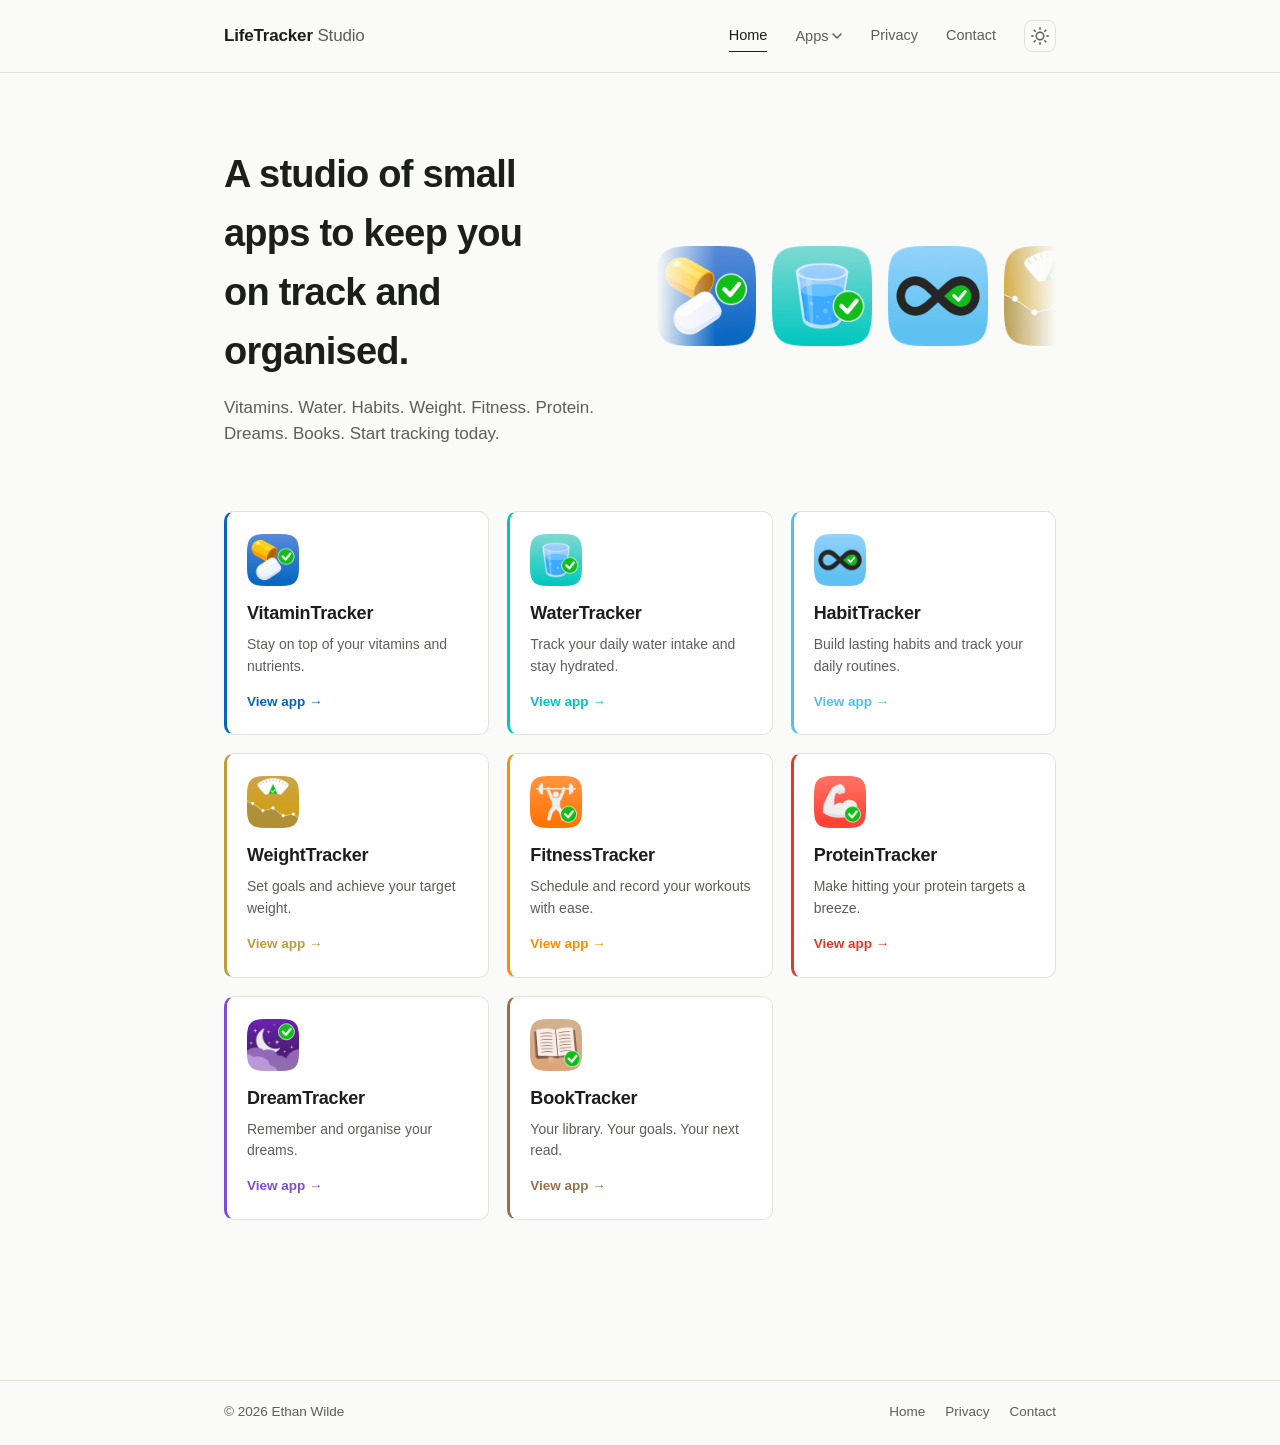
<file: index.html>
<!DOCTYPE html>
<html lang="en">
<head>
<meta charset="UTF-8">
<meta name="viewport" content="width=device-width, initial-scale=1.0">
<link rel="icon" type="image/svg+xml" href="./favicon.svg">
<link rel="icon" type="image/png" sizes="32x32" href="./favicon32.png">
<link rel="apple-touch-icon" sizes="180x180" href="./favicon180.png">
<title>LifeTracker Studio — a studio of focused apps for your daily routine</title>
<meta name="description" content="VitaminTracker, WaterTracker, HabitTracker, WeightTracker, FitnessTracker, ProteinTracker, DreamTracker, and BookTracker — a suite of apps built to make daily habits effortless.">
<link rel="stylesheet" href="style.css">
</head>
<body>

<header class="site-header">
  <div class="wrap">
    <a href="index.html" class="brand">LifeTracker<span> Studio</span></a>
    <nav class="main-nav">
      <a href="index.html" class="active">Home</a>
      <div class="nav-dropdown" id="apps-dropdown">
        <button class="nav-dropdown-toggle" aria-haspopup="true" aria-expanded="false" onclick="toggleAppsMenu()">
          Apps
          <svg width="10" height="6" viewBox="0 0 10 6" fill="none" xmlns="http://www.w3.org/2000/svg">
            <path d="M1 1L5 5L9 1" stroke="currentColor" stroke-width="1.5" stroke-linecap="round" stroke-linejoin="round"/>
          </svg>
        </button>
        <div class="nav-dropdown-menu" role="menu">
          <a href="vitamintracker.html" style="--accent: var(--vt); --tint: var(--vt-tint);">
            <img src="images/VTAppIcon.png" alt="">VitaminTracker</a>
          <a href="watertracker.html" style="--accent: var(--wt); --tint: var(--wt-tint);">
            <img src="images/WTAppIcon.png" alt="">WaterTracker</a>
          <a href="habittracker.html" style="--accent: var(--ht); --tint: var(--ht-tint);">
            <img src="images/HTAppIcon.png" alt="">HabitTracker</a>
          <a href="weighttracker.html" style="--accent: var(--mt); --tint: var(--mt-tint);">
            <img src="images/MTAppIcon.png" alt="">WeightTracker</a>          
           <a href="fitnesstracker.html" style="--accent: var(--ft); --tint: var(--ft-tint);">
            <img src="images/FTAppIcon.png" alt="">FitnessTracker</a>
          <a href="proteintracker.html" style="--accent: var(--st); --tint: var(--st-tint);">
            <img src="images/STAppIcon.png" alt="">ProteinTracker</a>
          <a href="dreamtracker.html" style="--accent: var(--dt); --tint: var(--dt-tint);">
            <img src="images/DTAppIcon.png" alt="">DreamTracker</a>
          <a href="booktracker.html" style="--accent: var(--bt); --tint: var(--bt-tint);">
            <img src="images/BTAppIcon.png" alt="">BookTracker</a>
        </div>
      </div>
      <a href="privacy.html">Privacy</a>
      <a href="contact.html">Contact</a>
      <button class="theme-toggle" onclick="toggleTheme()" aria-label="Toggle dark mode">
        <svg id="theme-icon" width="18" height="18" viewBox="0 0 24 24" fill="none" stroke="currentColor" stroke-width="2" stroke-linecap="round" stroke-linejoin="round">
          <circle cx="12" cy="12" r="5"/>
          <line x1="12" y1="1" x2="12" y2="3"/>
          <line x1="12" y1="21" x2="12" y2="23"/>
          <line x1="4.22" y1="4.22" x2="5.64" y2="5.64"/>
          <line x1="18.36" y1="18.36" x2="19.78" y2="19.78"/>
          <line x1="1" y1="12" x2="3" y2="12"/>
          <line x1="21" y1="12" x2="23" y2="12"/>
          <line x1="4.22" y1="19.78" x2="5.64" y2="18.36"/>
          <line x1="18.36" y1="5.64" x2="19.78" y2="4.22"/>
        </svg>
      </button>
    </nav>
    <button class="nav-toggle" onclick="toggleMobileNav()" aria-label="Toggle menu">
      <span></span>
      <span></span>
      <span></span>
    </button>
  </div>
</header>

<main>
  <section class="hero">
    <div class="wrap hero-wrap">
      <div class="hero-carousel">
        <div class="carousel-track">
          <img src="images/VTAppIcon.png" alt="VitaminTracker" class="carousel-icon">
          <img src="images/WTAppIcon.png" alt="WaterTracker" class="carousel-icon">
          <img src="images/HTAppIcon.png" alt="HabitTracker" class="carousel-icon">
          <img src="images/MTAppIcon.png" alt="WeightTracker" class="carousel-icon">     
          <img src="images/FTAppIcon.png" alt="FitnessTracker" class="carousel-icon"> 
          <img src="images/STAppIcon.png" alt="ProteinTracker" class="carousel-icon">
          <img src="images/DTAppIcon.png" alt="DreamTracker" class="carousel-icon">
          <img src="images/BTAppIcon.png" alt="BookTracker" class="carousel-icon">
          <img src="images/VTAppIcon.png" alt="" aria-hidden="true" class="carousel-icon">
          <img src="images/WTAppIcon.png" alt="" aria-hidden="true" class="carousel-icon">
          <img src="images/HTAppIcon.png" alt="" aria-hidden="true" class="carousel-icon">
          <img src="images/MTAppIcon.png" alt="" aria-hidden="true" class="carousel-icon">
          <img src="images/FTAppIcon.png" alt="" aria-hidden="true" class="carousel-icon">
          <img src="images/STAppIcon.png" alt="" aria-hidden="true" class="carousel-icon">
          <img src="images/DTAppIcon.png" alt="" aria-hidden="true" class="carousel-icon">
          <img src="images/BTAppIcon.png" alt="" aria-hidden="true" class="carousel-icon">
        </div>
      </div>
      <div class="hero-text">
        <h1>A studio of small apps to keep you on track and organised.</h1>
        <p>Vitamins. Water. Habits. Weight. Fitness. Protein. Dreams. Books. Start tracking today.</p>
      </div>
    </div>
  </section>

  <section class="wrap">
    <div class="app-grid app-grid--3">

    <a href="vitamintracker.html" class="app-card" style="--accent: var(--vt); --tint: var(--vt-tint);">
        <img src="images/VTAppIcon.png" alt="VitaminTracker" class="app-icon">
        <h2>VitaminTracker</h2>
        <p class="tagline">Stay on top of your vitamins and nutrients.</p>
        <span class="cta">View app &rarr;</span>
      </a>
      
      <a href="watertracker.html" class="app-card" style="--accent: var(--wt); --tint: var(--wt-tint);">
        <img src="images/WTAppIcon.png" alt="WaterTracker" class="app-icon">
        <h2>WaterTracker</h2>
        <p class="tagline">Track your daily water intake and stay hydrated.</p>
        <span class="cta">View app &rarr;</span>
      </a>

   <a href="habittracker.html" class="app-card" style="--accent: var(--ht); --tint: var(--ht-tint);">
        <img src="images/HTAppIcon.png" alt="HabitTracker" class="app-icon">
        <h2>HabitTracker</h2>
        <p class="tagline">Build lasting habits and track your daily routines.</p>
        <span class="cta">View app &rarr;</span>
      </a>

      <a href="weighttracker.html" class="app-card" style="--accent: var(--mt); --tint: var(--mt-tint);">
        <img src="images/MTAppIcon.png" alt="WeightTracker" class="app-icon">
        <h2>WeightTracker</h2>
        <p class="tagline">Set goals and achieve your target weight.</p>
        <span class="cta">View app &rarr;</span>
      </a>

      <a href="fitnesstracker.html" class="app-card" style="--accent: var(--ft); --tint: var(--ft-tint);">
          <img src="images/FTAppIcon.png" alt="FitnessTracker" class="app-icon">
          <h2>FitnessTracker</h2>
          <p class="tagline">Schedule and record your workouts with ease.</p>
          <span class="cta">View app &rarr;</span>
        </a>

        <a href="proteintracker.html" class="app-card" style="--accent: var(--st); --tint: var(--st-tint);">
          <img src="images/STAppIcon.png" alt="ProteinTracker" class="app-icon">
          <h2>ProteinTracker</h2>
          <p class="tagline">Make hitting your protein targets a breeze.</p>
          <span class="cta">View app &rarr;</span>
        </a>

      <a href="dreamtracker.html" class="app-card" style="--accent: var(--dt); --tint: var(--dt-tint);">
          <img src="images/DTAppIcon.png" alt="DreamTracker" class="app-icon">
          <h2>DreamTracker</h2>
          <p class="tagline">Remember and organise your dreams.</p>
          <span class="cta">View app &rarr;</span>
        </a>

       <a href="booktracker.html" class="app-card" style="--accent: var(--bt); --tint: var(--bt-tint);">
          <img src="images/BTAppIcon.png" alt="BookTracker" class="app-icon">
          <h2>BookTracker</h2>
          <p class="tagline">Your library. Your goals. Your next read.</p>
          <span class="cta">View app &rarr;</span>
        </a>

    </div>
  </section>
</main>

<footer class="site-footer">
  <div class="wrap">
    <span>&copy; 2026 Ethan Wilde</span>
    <div class="footer-links">
      <a href="index.html">Home</a>
      <a href="privacy.html">Privacy</a>
      <a href="contact.html">Contact</a>
    </div>
  </div>
</footer>

<script>
function toggleAppsMenu() {
  const dropdown = document.getElementById('apps-dropdown');
  const isMobile = window.innerWidth <= 760;
  
  if (isMobile) {
    dropdown.classList.toggle('expanded');
  } else {
    const isOpen = dropdown.classList.toggle('open');
    dropdown.querySelector('[aria-expanded]').setAttribute('aria-expanded', isOpen);
  }
}

document.addEventListener('click', function(e) {
  const dropdown = document.getElementById('apps-dropdown');
  if (!dropdown.contains(e.target)) {
    dropdown.classList.remove('open');
    dropdown.querySelector('[aria-expanded]').setAttribute('aria-expanded', 'false');
  }
});


function toggleTheme() {
  const isDark = document.body.classList.toggle('dark');
  localStorage.setItem('theme', isDark ? 'dark' : 'light');
  updateThemeIcon(isDark);
}

function updateThemeIcon(isDark) {
  const icon = document.getElementById('theme-icon');
  if (isDark) {
    icon.innerHTML = '<path d="M21 12.79A9 9 0 1 1 11.21 3 7 7 0 0 0 21 12.79z"/>';
  } else {
    icon.innerHTML = '<circle cx="12" cy="12" r="5"/><line x1="12" y1="1" x2="12" y2="3"/><line x1="12" y1="21" x2="12" y2="23"/><line x1="4.22" y1="4.22" x2="5.64" y2="5.64"/><line x1="18.36" y1="18.36" x2="19.78" y2="19.78"/><line x1="1" y1="12" x2="3" y2="12"/><line x1="21" y1="12" x2="23" y2="12"/><line x1="4.22" y1="19.78" x2="5.64" y2="18.36"/><line x1="18.36" y1="5.64" x2="19.78" y2="4.22"/>';
  }
}

// Apply saved theme on load
(function() {
  const saved = localStorage.getItem('theme');
  if (saved === 'dark') {
    document.body.classList.add('dark');
    updateThemeIcon(true);
  }
})();

function toggleMobileNav() {
  document.querySelector('nav.main-nav').classList.toggle('open');
}
</script>

<!-- Cloudflare Web Analytics --><script type='module' src='https://static.cloudflareinsights.com/beacon.min.js' data-cf-beacon='{"token": "4a358df7d3a24d5bb9c0bc8a1a16b9c5"}'></script><!-- End Cloudflare Web Analytics -->
</body>
</html>
</file>
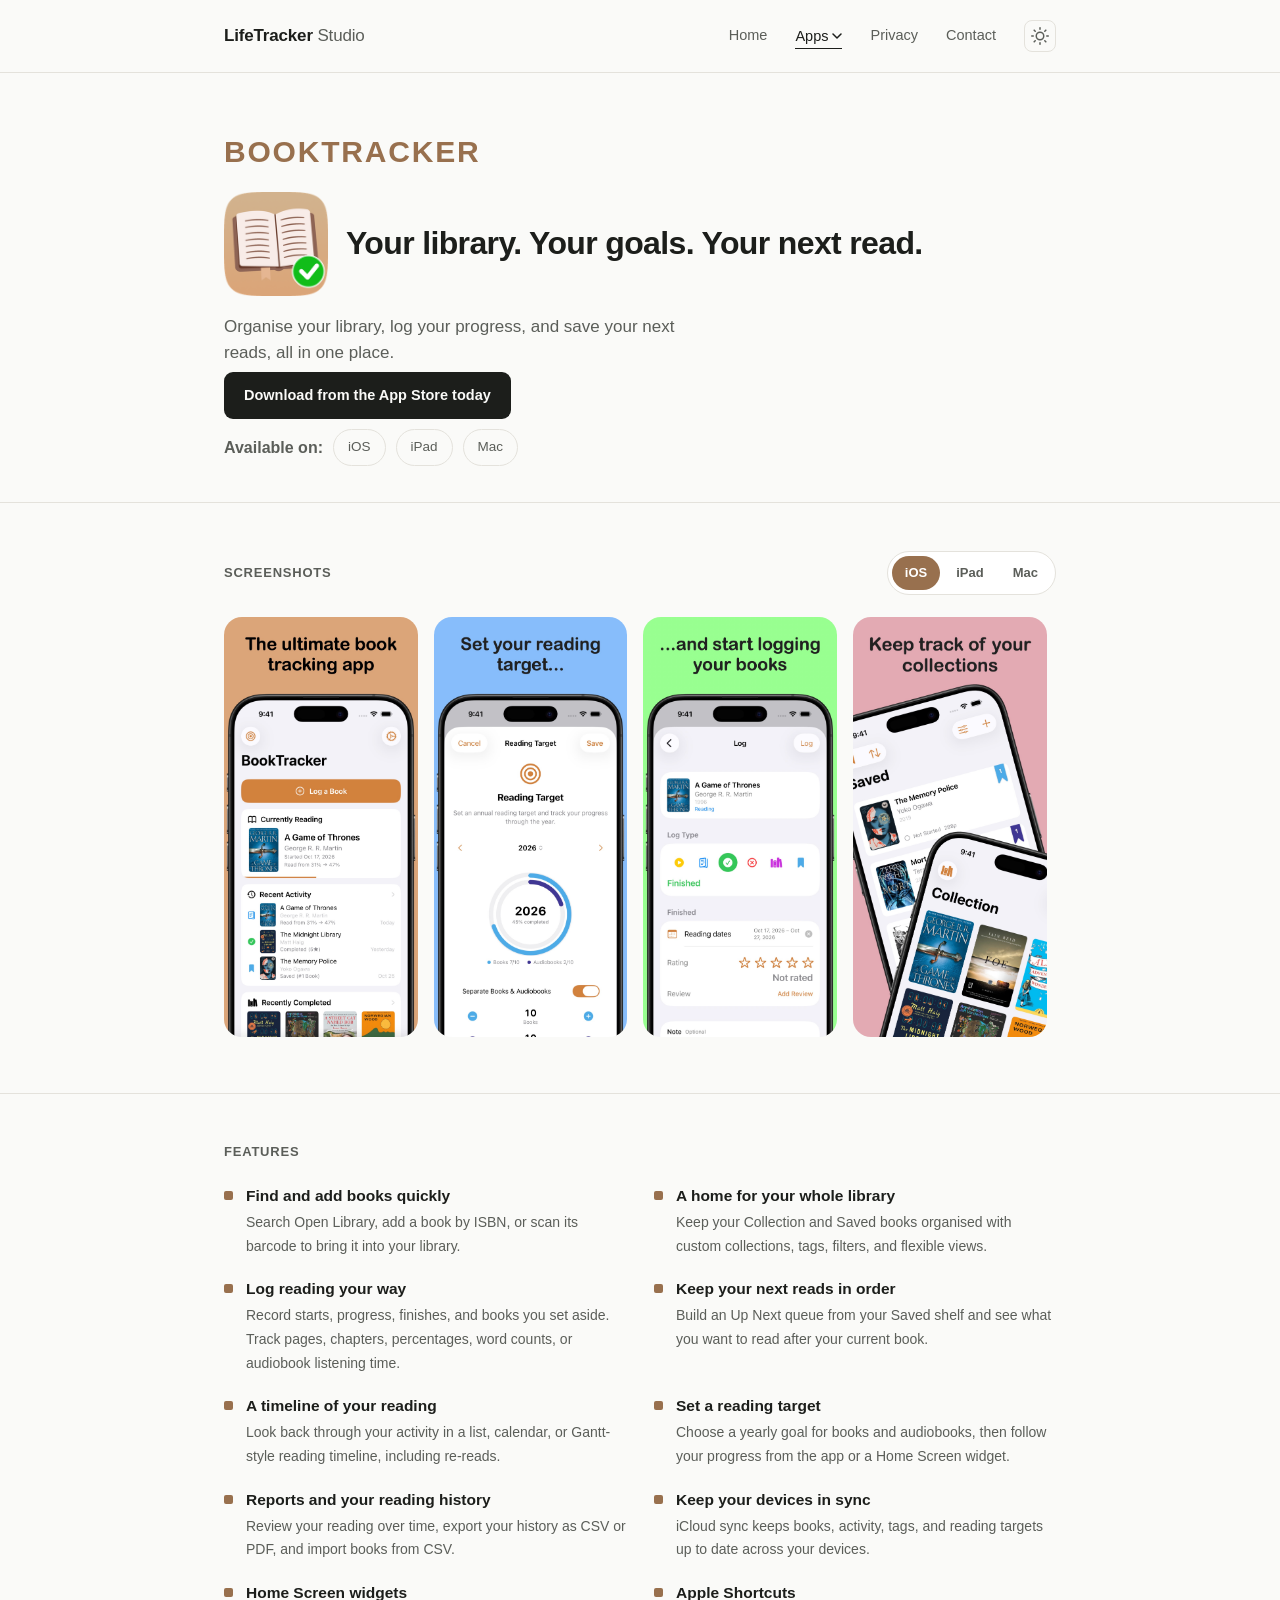
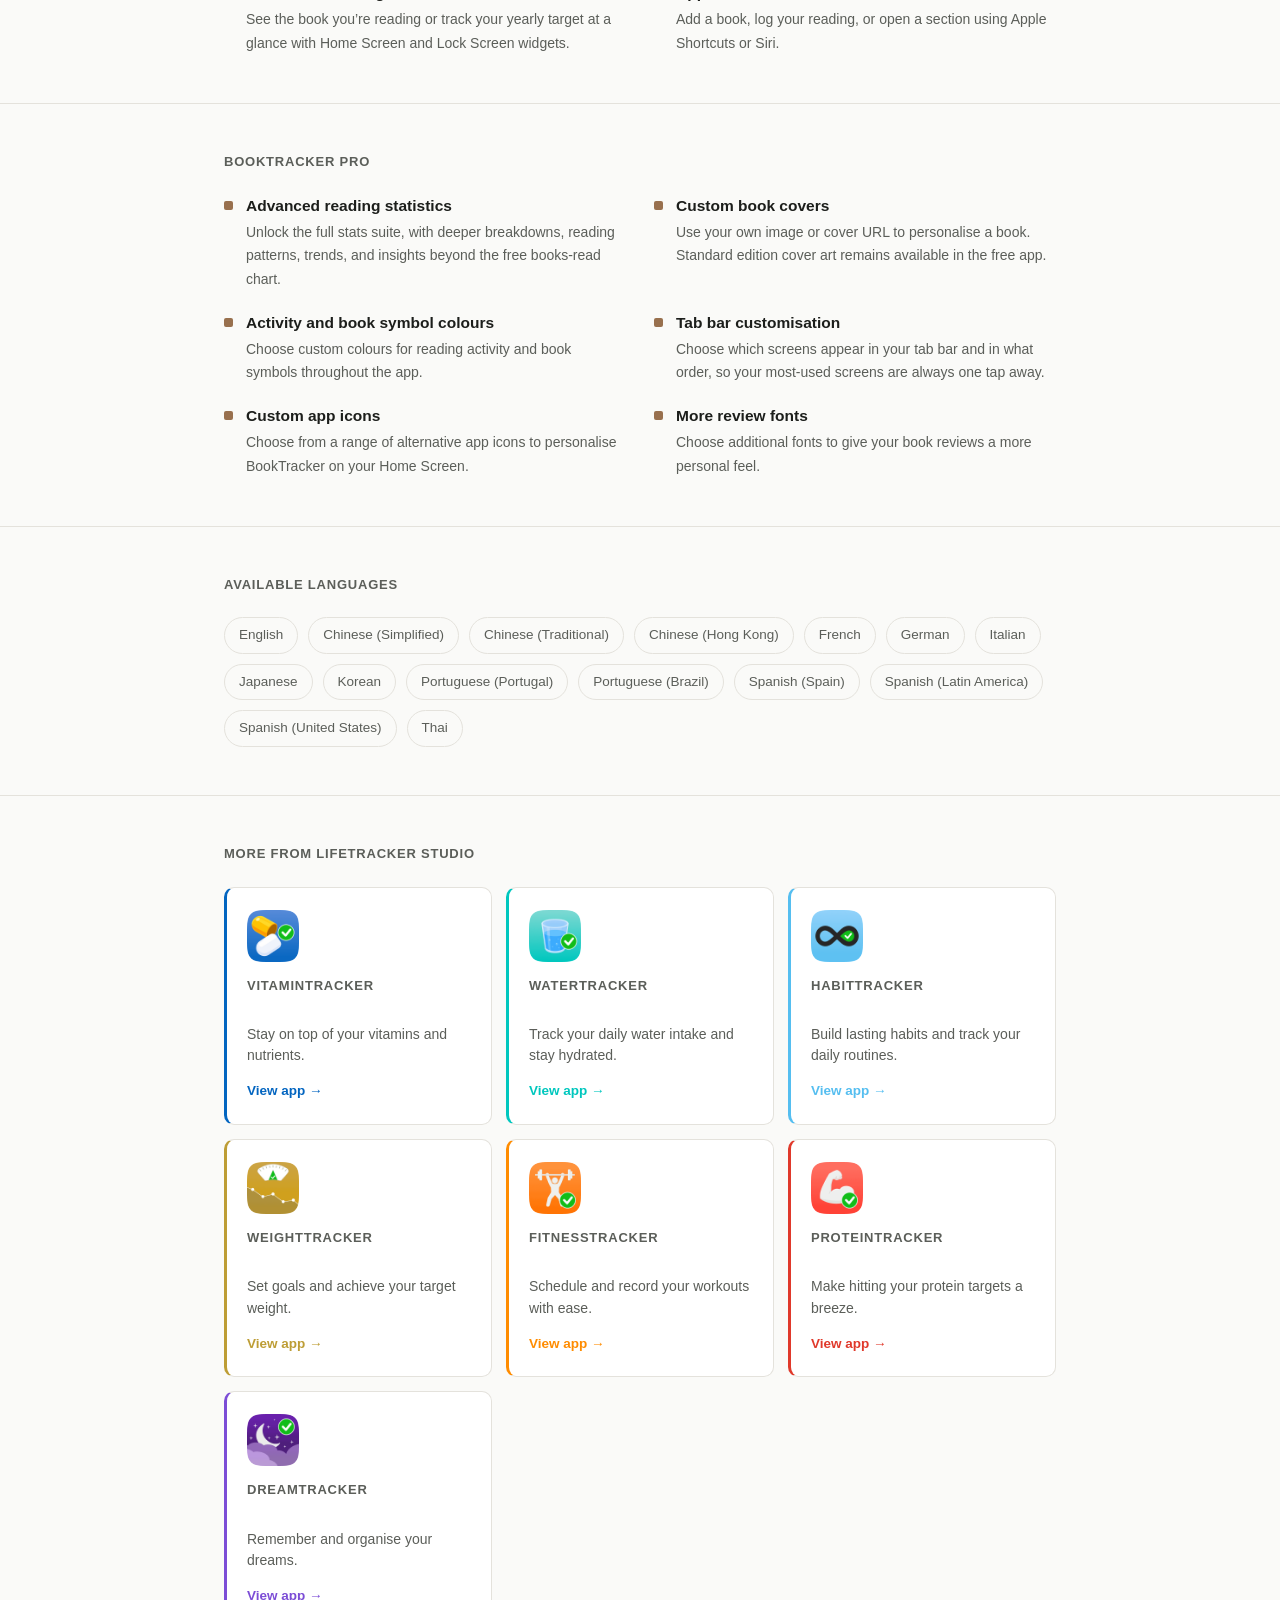
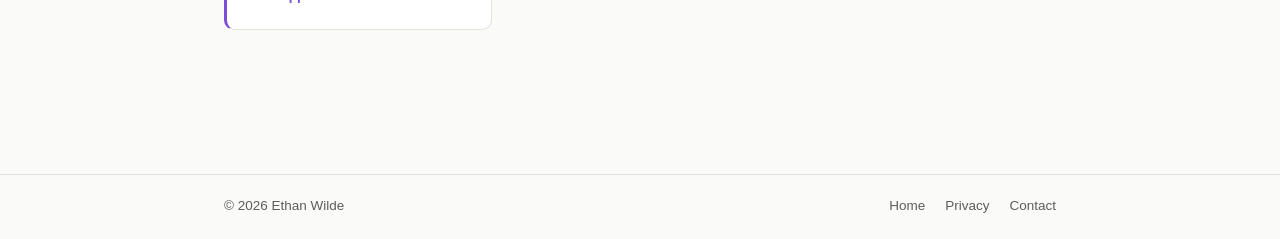
<file: booktracker.html>
<!DOCTYPE html>
<html lang="en">
<head>
<meta charset="UTF-8">
<meta name="viewport" content="width=device-width, initial-scale=1.0">
<title>BookTracker — Your Library. Your Goals. Your Next Read.</title>
<meta name="description" content="Organise your library, log your progress, and save your next reads.">
<link rel="stylesheet" href="style.css">
<style>:root { --accent: var(--bt); --tint: var(--bt-tint); }</style>
</head>
<body>

<header class="site-header">
  <div class="wrap">
    <a href="index.html" class="brand">LifeTracker<span> Studio</span></a>
    <nav class="main-nav">
      <a href="index.html">Home</a>
      <div class="nav-dropdown" id="apps-dropdown">
        <button class="nav-dropdown-toggle active" aria-haspopup="true" aria-expanded="false" onclick="toggleAppsMenu()">
          Apps
          <svg width="10" height="6" viewBox="0 0 10 6" fill="none" xmlns="http://www.w3.org/2000/svg">
            <path d="M1 1L5 5L9 1" stroke="currentColor" stroke-width="1.5" stroke-linecap="round" stroke-linejoin="round"/>
          </svg>
        </button>
        <div class="nav-dropdown-menu" role="menu">
          <a href="vitamintracker.html" style="--accent: var(--vt); --tint: var(--vt-tint);">
            <img src="images/VTAppIcon.png" alt="">VitaminTracker</a>
          <a href="watertracker.html" style="--accent: var(--wt); --tint: var(--wt-tint);">
            <img src="images/WTAppIcon.png" alt="">WaterTracker</a>
          <a href="habittracker.html" style="--accent: var(--ht); --tint: var(--ht-tint);">
            <img src="images/HTAppIcon.png" alt="">HabitTracker</a>
          <a href="weighttracker.html" style="--accent: var(--mt); --tint: var(--mt-tint);">
            <img src="images/MTAppIcon.png" alt="">WeightTracker</a>
          <a href="fitnesstracker.html" style="--accent: var(--ft); --tint: var(--ft-tint);">
            <img src="images/FTAppIcon.png" alt="">FitnessTracker</a>
          <a href="proteintracker.html" style="--accent: var(--st); --tint: var(--st-tint);">
            <img src="images/STAppIcon.png" alt="">ProteinTracker</a>
          <a href="dreamtracker.html" style="--accent: var(--dt); --tint: var(--dt-tint);">
            <img src="images/DTAppIcon.png" alt="">DreamTracker</a>
          <a href="booktracker.html" class="active" style="--accent: var(--bt); --tint: var(--bt-tint);">
            <img src="images/BTAppIcon.png" alt="">BookTracker</a>
        </div>
      </div>
      <a href="privacy.html">Privacy</a>
      <a href="contact.html">Contact</a>
      <button class="theme-toggle" onclick="toggleTheme()" aria-label="Toggle dark mode">
        <svg id="theme-icon" width="18" height="18" viewBox="0 0 24 24" fill="none" stroke="currentColor" stroke-width="2" stroke-linecap="round" stroke-linejoin="round">
          <circle cx="12" cy="12" r="5"/><line x1="12" y1="1" x2="12" y2="3"/><line x1="12" y1="21" x2="12" y2="23"/><line x1="4.22" y1="4.22" x2="5.64" y2="5.64"/><line x1="18.36" y1="18.36" x2="19.78" y2="19.78"/><line x1="1" y1="12" x2="3" y2="12"/><line x1="21" y1="12" x2="23" y2="12"/><line x1="4.22" y1="19.78" x2="5.64" y2="18.36"/><line x1="18.36" y1="5.64" x2="19.78" y2="4.22"/>
        </svg>
      </button>
    </nav>
    <button class="nav-toggle" onclick="toggleMobileNav()" aria-label="Toggle menu"><span></span><span></span><span></span></button>
  </div>
</header>

<main>
  <section class="app-header">
  <div class="wrap">
    <div class="eyebrow">BookTracker</div>
    <div class="icon-row">
      <img src="images/BTAppIcon.png" alt="BookTracker" class="app-icon-big">
      <h1>Your library. Your goals. Your next read.</h1>
    </div>
    <p class="tagline">Organise your library, log your progress, and save your next reads, all in one place.</p>

    <div class="app-cta-group">
      <a href="https://apps.apple.com/app/id6816130678" class="store-button">
        Download from the App Store today
      </a>

      <div class="platform-row" aria-label="Available on iOS, iPad, and Mac">
  <span class="platform-label">Available on:</span>
  <span class="platform-pill">iOS</span>
  <span class="platform-pill">iPad</span>
  <span class="platform-pill">Mac</span>
</div>
    </div>
  </div>
</section>

  <section class="section">
  <div class="wrap">
    <div class="screenshot-toolbar">
      <h2>Screenshots</h2>
      <div class="screenshot-picker" role="group" aria-label="Choose screenshot platform">
        <button type="button" data-platform="ios" aria-pressed="true">iOS</button>
        <button type="button" data-platform="ipad" aria-pressed="false">iPad</button>
        <button type="button" data-platform="mac" aria-pressed="false">Mac</button>
      </div>
    </div>

    <div class="screenshot-row" data-platform="ios">
      <figure class="screenshot-card" data-screenshot-index="1"
        data-ios-caption="Home Screen on iPhone"
        data-ipad-caption="Home Screen on iPad"
        data-mac-caption="Home Screen on Mac">
        <img src="images/BT1.jpeg" alt="Home Screen on iPhone" class="screenshot">
      </figure>

      <figure class="screenshot-card" data-screenshot-index="2"
        data-ios-caption="Set your target on iPhone"
        data-ipad-caption="Set your target on iPad"
        data-mac-caption="Set your target on Mac">
        <img src="images/BT2.jpeg" alt="Set your target on iPhone" class="screenshot">
      </figure>

     

      <figure class="screenshot-card" data-screenshot-index="3"
        data-ios-caption="Log your books with ease on iPhone"
        data-ipad-caption="Log your books with ease on iPad"
        data-mac-caption="Log your books with ease on Mac">
        <img src="images/BT3.jpeg" alt="Log your books with ease on iPhone" class="screenshot">
      </figure>

      <figure class="screenshot-card" data-screenshot-index="4"
        data-ios-caption="Organise collections on iPhone"
        data-ipad-caption="Organise collections on iPad"
        data-mac-caption="Organise collections on Mac">
        <img src="images/BT4.jpeg" alt="Organise collections on iPhone" class="screenshot">
      </figure>

      <figure class="screenshot-card" data-screenshot-index="5"
        data-ios-caption="See book information on iPhone"
        data-ipad-caption="See book information on iPad"
        data-mac-caption="See book information on Mac">
        <img src="images/BT5.jpeg" alt="See book information on iPhone" class="screenshot">
      </figure>

      <figure class="screenshot-card" data-screenshot-index="6"
        data-ios-caption="See author information on iPhone"
        data-ipad-caption="See author information on iPad"
        data-mac-caption="See author information on Mac">
        <img src="images/BT6.jpeg" alt="See author information on iPhone" class="screenshot">
      </figure>

      <figure class="screenshot-card" data-screenshot-index="7"
        data-ios-caption="See reading history on iPhone"
        data-ipad-caption="See reading history on iPad"
        data-mac-caption="See reading history on Mac">
        <img src="images/BT7.jpeg" alt="See reading history on iPhone" class="screenshot">
      </figure>

      <figure class="screenshot-card" data-screenshot-index="8"
        data-ios-caption="See statistics on iPhone"
        data-ipad-caption="See statistics on iPad"
        data-mac-caption="See statistics on Mac">
        <img src="images/BT8.jpeg" alt="See statistics on iPhone" class="screenshot">
      </figure>

      <figure class="screenshot-card" data-screenshot-index="9"
        data-ios-caption="Keep devices in sync on iPhone"
        data-ipad-caption="Keep devices in sync on iPad"
        data-mac-caption="Keep devices in sync on Mac">
        <img src="images/BT9.jpeg" alt="Keep devices in sync on iPhone" class="screenshot">
      </figure>

       <figure class="screenshot-card" data-screenshot-index="10"
        data-ios-caption="Widgets, Control Centre, and Shortcuts on iPhone"
        data-ipad-caption="Widgets, Control Centre, and Shortcuts on iPad"
        data-mac-caption="Widgets, Control Centre, and Shortcuts on Mac">
        <img src="images/BT10.jpeg" alt="Widgets, Control Centre, and Shortcuts on iPhone" class="screenshot">
      </figure>
    </div>
  </div>
</section>

  <section class="section">
    <div class="wrap">
      <h2>Features</h2>
      <ul class="feature-list">
        <li>
          <strong>Find and add books quickly</strong>
          <span class="desc">Search Open Library, add a book by ISBN, or scan its barcode to bring it into your library.</span>
        </li>
        <li>
          <strong>A home for your whole library</strong>
          <span class="desc">Keep your Collection and Saved books organised with custom collections, tags, filters, and flexible views.</span>
        </li>
        <li>
          <strong>Log reading your way</strong>
          <span class="desc">Record starts, progress, finishes, and books you set aside. Track pages, chapters, percentages, word counts, or audiobook listening time.</span>
        </li>
        <li>
          <strong>Keep your next reads in order</strong>
          <span class="desc">Build an Up Next queue from your Saved shelf and see what you want to read after your current book.</span>
        </li>
        <li>
          <strong>A timeline of your reading</strong>
          <span class="desc">Look back through your activity in a list, calendar, or Gantt-style reading timeline, including re-reads.</span>
        </li>
        <li>
          <strong>Set a reading target</strong>
          <span class="desc">Choose a yearly goal for books and audiobooks, then follow your progress from the app or a Home Screen widget.</span>
        </li>
        <li>
          <strong>Reports and your reading history</strong>
          <span class="desc">Review your reading over time, export your history as CSV or PDF, and import books from CSV.</span>
        </li>
        <li>
          <strong>Keep your devices in sync</strong>
          <span class="desc">iCloud sync keeps books, activity, tags, and reading targets up to date across your devices.</span>
        </li>
        <li>
          <strong>Home Screen widgets</strong>
          <span class="desc">See the book you’re reading or track your yearly target at a glance with Home Screen and Lock Screen widgets.</span>
        </li>
        <li>
          <strong>Apple Shortcuts</strong>
          <span class="desc">Add a book, log your reading, or open a section using Apple Shortcuts or Siri.</span>
        </li>
      </ul>
    </div>
  </section>

  <section class="section">
    <div class="wrap">
      <h2>BookTracker Pro</h2>
      <ul class="feature-list">
        <li>
          <strong>Advanced reading statistics</strong>
          <span class="desc">Unlock the full stats suite, with deeper breakdowns, reading patterns, trends, and insights beyond the free books-read chart.</span>
        </li>
        <li>
          <strong>Custom book covers</strong>
          <span class="desc">Use your own image or cover URL to personalise a book. Standard edition cover art remains available in the free app.</span>
        </li>
        <li>
          <strong>Activity and book symbol colours</strong>
          <span class="desc">Choose custom colours for reading activity and book symbols throughout the app.</span>
        </li>
        <li>
          <strong>Tab bar customisation</strong>
          <span class="desc">Choose which screens appear in your tab bar and in what order, so your most-used screens are always one tap away.</span>
        </li>
        <li>
          <strong>Custom app icons</strong>
          <span class="desc">Choose from a range of alternative app icons to personalise BookTracker on your Home Screen.</span>
        </li>
        <li>
          <strong>More review fonts</strong>
          <span class="desc">Choose additional fonts to give your book reviews a more personal feel.</span>
        </li>
      </ul>
    </div>
  </section>

   <section class="section">
  <div class="wrap">
    <h2>Available Languages</h2>

    <div class="platform-row" aria-label="Supported languages">
      <span class="platform-pill">English</span>
      <span class="platform-pill">Chinese (Simplified)</span>
      <span class="platform-pill">Chinese (Traditional)</span>
      <span class="platform-pill">Chinese (Hong Kong)</span>
      <span class="platform-pill">French</span>
      <span class="platform-pill">German</span>
      <span class="platform-pill">Italian</span>
      <span class="platform-pill">Japanese</span>
      <span class="platform-pill">Korean</span>
      <span class="platform-pill">Portuguese (Portugal)</span>
      <span class="platform-pill">Portuguese (Brazil)</span>
      <span class="platform-pill">Spanish (Spain)</span>
      <span class="platform-pill">Spanish (Latin America)</span>
      <span class="platform-pill">Spanish (United States)</span>
      <span class="platform-pill">Thai</span>
    </div>
  </div>
</section>

  <section class="section">
    <div class="wrap">
      <h2>More from LifeTracker Studio</h2>
      <div class="other-apps">
        <a href="vitamintracker.html" class="app-card" style="--accent: var(--vt); --tint: var(--vt-tint);">
          <img src="images/VTAppIcon.png" alt="VitaminTracker" class="app-icon">
          <h2>VitaminTracker</h2>
          <p class="tagline">Stay on top of your vitamins and nutrients.</p>
          <span class="cta">View app &rarr;</span>
        </a>
        <a href="watertracker.html" class="app-card" style="--accent: var(--wt); --tint: var(--wt-tint);">
          <img src="images/WTAppIcon.png" alt="WaterTracker" class="app-icon">
          <h2>WaterTracker</h2>
          <p class="tagline">Track your daily water intake and stay hydrated.</p>
          <span class="cta">View app &rarr;</span>
        </a>
        <a href="habittracker.html" class="app-card" style="--accent: var(--ht); --tint: var(--ht-tint);">
          <img src="images/HTAppIcon.png" alt="HabitTracker" class="app-icon">
          <h2>HabitTracker</h2>
          <p class="tagline">Build lasting habits and track your daily routines.</p>
          <span class="cta">View app &rarr;</span>
        </a>
        <a href="weighttracker.html" class="app-card" style="--accent: var(--mt); --tint: var(--mt-tint);">
          <img src="images/MTAppIcon.png" alt="WeightTracker" class="app-icon">
          <h2>WeightTracker</h2>
          <p class="tagline">Set goals and achieve your target weight.</p>
          <span class="cta">View app &rarr;</span>
        </a>
        <a href="fitnesstracker.html" class="app-card" style="--accent: var(--ft); --tint: var(--ft-tint);">
          <img src="images/FTAppIcon.png" alt="FitnessTracker" class="app-icon">
          <h2>FitnessTracker</h2>
          <p class="tagline">Schedule and record your workouts with ease.</p>
          <span class="cta">View app &rarr;</span>
        </a>
        <a href="proteintracker.html" class="app-card" style="--accent: var(--st); --tint: var(--st-tint);">
          <img src="images/STAppIcon.png" alt="ProteinTracker" class="app-icon">
          <h2>ProteinTracker</h2>
          <p class="tagline">Make hitting your protein targets a breeze.</p>
          <span class="cta">View app &rarr;</span>
        </a>
        <a href="dreamtracker.html" class="app-card" style="--accent: var(--dt); --tint: var(--dt-tint);">
          <img src="images/DTAppIcon.png" alt="DreamTracker" class="app-icon">
          <h2>DreamTracker</h2>
          <p class="tagline">Remember and organise your dreams.</p>
          <span class="cta">View app &rarr;</span>
        </a>
      </div>
    </div>
  </section>
</main>

<footer class="site-footer">
  <div class="wrap">
    <span>&copy; 2026 Ethan Wilde</span>
    <div class="footer-links"><a href="index.html">Home</a><a href="privacy.html">Privacy</a><a href="contact.html">Contact</a></div>
  </div>
</footer>

<div id="lightbox" style="display:none; position:fixed; inset:0; background:rgba(0,0,0,0.85); z-index:999; align-items:center; justify-content:center; cursor:zoom-out;" onclick="this.style.display='none'">
  <img id="lightbox-img" style="max-height:90vh; max-width:90vw; border-radius:18px;">
</div>

<script>
function toggleAppsMenu() {
  const dropdown = document.getElementById('apps-dropdown');
  const isMobile = window.innerWidth <= 760;
  if (isMobile) dropdown.classList.toggle('expanded');
  else {
    const isOpen = dropdown.classList.toggle('open');
    dropdown.querySelector('[aria-expanded]').setAttribute('aria-expanded', isOpen);
  }
}

document.addEventListener('click', function(e) {
  const dropdown = document.getElementById('apps-dropdown');
  if (!dropdown.contains(e.target)) {
    dropdown.classList.remove('open');
    dropdown.querySelector('[aria-expanded]').setAttribute('aria-expanded', 'false');
  }
});

function toggleTheme() {
  const isDark = document.body.classList.toggle('dark');
  localStorage.setItem('theme', isDark ? 'dark' : 'light');
  updateThemeIcon(isDark);
}

function updateThemeIcon(isDark) {
  const icon = document.getElementById('theme-icon');
  if (isDark) icon.innerHTML = '<path d="M21 12.79A9 9 0 1 1 11.21 3 7 7 0 0 0 21 12.79z"/>';
  else icon.innerHTML = '<circle cx="12" cy="12" r="5"/><line x1="12" y1="1" x2="12" y2="3"/><line x1="12" y1="21" x2="12" y2="23"/><line x1="4.22" y1="4.22" x2="5.64" y2="5.64"/><line x1="18.36" y1="18.36" x2="19.78" y2="19.78"/><line x1="1" y1="12" x2="3" y2="12"/><line x1="21" y1="12" x2="23" y2="12"/><line x1="4.22" y1="19.78" x2="5.64" y2="18.36"/><line x1="18.36" y1="5.64" x2="19.78" y2="4.22"/>';
}

(function() {
  if (localStorage.getItem('theme') === 'dark') {
    document.body.classList.add('dark');
    updateThemeIcon(true);
  }
})();

function toggleMobileNav() { document.querySelector('nav.main-nav').classList.toggle('open'); }

const screenshotPicker = document.querySelector('.screenshot-picker');
const screenshotRow = document.querySelector('.screenshot-row');

if (screenshotPicker && screenshotRow) {
  const prefixes = {
    ios: 'BT',
    ipad: 'BTiPad',
    mac: 'BTMac'
  };

 function setScreenshotPlatform(platform) {
  const screenshotCounts = { ios: 10, ipad: 10, mac: 9 };

  screenshotPicker.querySelectorAll('button').forEach(button => {
    button.setAttribute(
      'aria-pressed',
      String(button.dataset.platform === platform)
    );
  });

  screenshotRow.dataset.platform = platform;

  screenshotRow.querySelectorAll('.screenshot-card').forEach(card => {
    const index = Number(card.dataset.screenshotIndex);
    const image = card.querySelector('.screenshot');
    const caption = card.dataset[`${platform}Caption`] || '';

    card.hidden = index > screenshotCounts[platform];

    if (card.hidden) return;

    image.src = `images/${prefixes[platform]}${index}.jpeg`;
    image.alt = caption;
  });
}

  screenshotPicker.querySelectorAll('button').forEach(button => {
    button.addEventListener('click', () => {
      setScreenshotPlatform(button.dataset.platform);
    });
  });
}

 const screenshotRows = document.querySelectorAll('.screenshot-row');
const lightbox = document.getElementById('lightbox');
const lightboxImage = document.getElementById('lightbox-img');

let draggedRow = null;
let dragStartX = 0;
let dragStartScrollLeft = 0;
let dragMoved = false;
let suppressNextClick = false;

screenshotRows.forEach(row => {
  row.addEventListener('mousedown', event => {
    if (event.button !== 0) return;

    draggedRow = row;
    dragStartX = event.clientX;
    dragStartScrollLeft = row.scrollLeft;
    dragMoved = false;
    row.classList.add('is-dragging');
  });

  row.addEventListener('mousemove', event => {
    if (draggedRow !== row) return;

    const distance = event.clientX - dragStartX;
    if (Math.abs(distance) > 4) dragMoved = true;

    row.scrollLeft = dragStartScrollLeft - distance;
  });

  row.addEventListener('click', event => {
    if (suppressNextClick) {
      event.preventDefault();
      event.stopPropagation();
      suppressNextClick = false;
      return;
    }

    const image = event.target.closest('img.screenshot');
    if (!image || !lightbox || !lightboxImage) return;

    lightboxImage.src = image.src;
    lightboxImage.alt = image.alt;
    lightbox.style.display = 'flex';
  });

  row.addEventListener('dragstart', event => {
    event.preventDefault();
  });
});

function stopScreenshotDrag() {
  if (!draggedRow) return;

  draggedRow.classList.remove('is-dragging');
  draggedRow = null;

  if (dragMoved) {
    suppressNextClick = true;
    setTimeout(() => {
      suppressNextClick = false;
    }, 0);
  }
}

document.addEventListener('mouseup', stopScreenshotDrag);
window.addEventListener('blur', stopScreenshotDrag);

if (lightboxImage) {
  lightboxImage.addEventListener('click', event => {
    event.stopPropagation();
  });
}
  
</script>

<!-- Cloudflare Web Analytics --><script type='module' src='https://static.cloudflareinsights.com/beacon.min.js' data-cf-beacon='{"token": "4a358df7d3a24d5bb9c0bc8a1a16b9c5"}'></script><!-- End Cloudflare Web Analytics -->
  
</body>
</html>
</file>
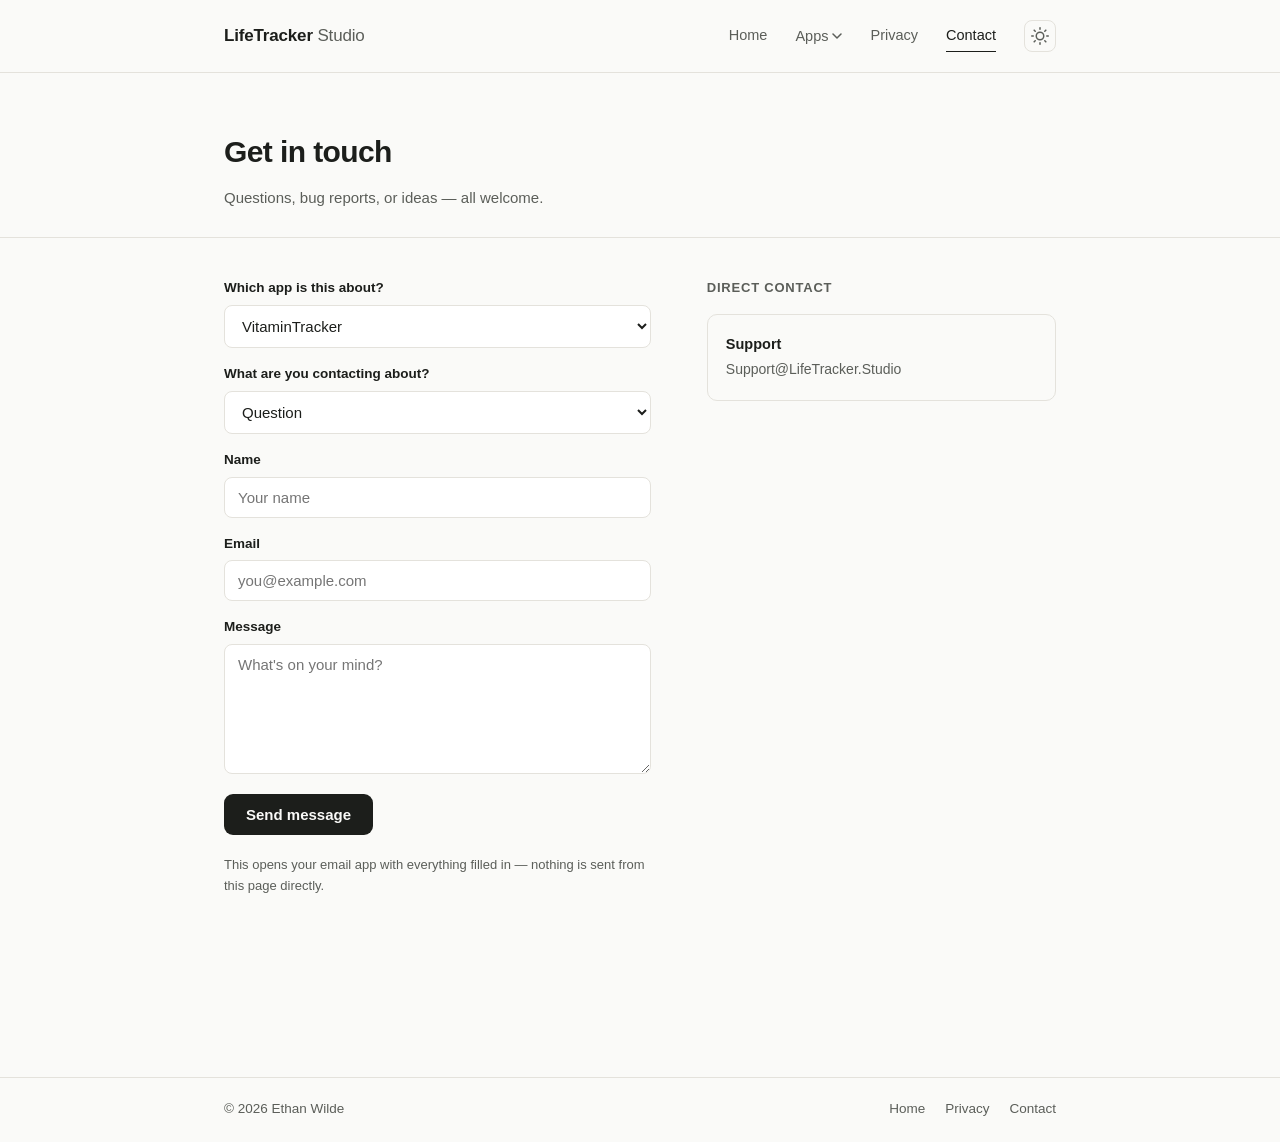
<file: contact.html>
<!DOCTYPE html>
<html lang="en">
<head>
<meta charset="UTF-8">
<meta name="viewport" content="width=device-width, initial-scale=1.0">
<title>Contact — LifeTracker Studio</title>
<meta name="description" content="Get in touch about any LifeTracker App.">
<link rel="stylesheet" href="style.css">
</head>
<body>

<header class="site-header">
  <div class="wrap">
    <a href="index.html" class="brand">LifeTracker<span> Studio</span></a>
    <nav class="main-nav">
      <a href="index.html">Home</a>
      <div class="nav-dropdown" id="apps-dropdown">
        <button class="nav-dropdown-toggle" aria-haspopup="true" aria-expanded="false" onclick="toggleAppsMenu()">
          Apps
          <svg width="10" height="6" viewBox="0 0 10 6" fill="none" xmlns="http://www.w3.org/2000/svg">
            <path d="M1 1L5 5L9 1" stroke="currentColor" stroke-width="1.5" stroke-linecap="round" stroke-linejoin="round"/>
          </svg>
        </button>
        <div class="nav-dropdown-menu" role="menu">
          <a href="vitamintracker.html" style="--accent: var(--vt); --tint: var(--vt-tint);">
            <img src="images/VTAppIcon.png" alt="">VitaminTracker</a>
          <a href="watertracker.html" style="--accent: var(--wt); --tint: var(--wt-tint);">
            <img src="images/WTAppIcon.png" alt="">WaterTracker</a>
          <a href="habittracker.html" style="--accent: var(--ht); --tint: var(--ht-tint);">
            <img src="images/HTAppIcon.png" alt="">HabitTracker</a>
          <a href="weighttracker.html" style="--accent: var(--mt); --tint: var(--mt-tint);">
            <img src="images/MTAppIcon.png" alt="">WeightTracker</a>
          <a href="fitnesstracker.html" style="--accent: var(--ft); --tint: var(--ft-tint);">
            <img src="images/FTAppIcon.png" alt="">FitnessTracker</a>
          <a href="proteintracker.html" style="--accent: var(--st); --tint: var(--st-tint);">
            <img src="images/STAppIcon.png" alt="">ProteinTracker</a>
          <a href="dreamtracker.html" style="--accent: var(--dt); --tint: var(--dt-tint);">
            <img src="images/DTAppIcon.png" alt="">DreamTracker</a>
          <a href="booktracker.html" style="--accent: var(--bt); --tint: var(--bt-tint);">
            <img src="images/BTAppIcon.png" alt="">BookTracker</a>
        </div>
      </div>
      <a href="privacy.html">Privacy</a>
      <a href="contact.html" class="active">Contact</a>
      <button class="theme-toggle" onclick="toggleTheme()" aria-label="Toggle dark mode">
        <svg id="theme-icon" width="18" height="18" viewBox="0 0 24 24" fill="none" stroke="currentColor" stroke-width="2" stroke-linecap="round" stroke-linejoin="round">
          <circle cx="12" cy="12" r="5"/>
          <line x1="12" y1="1" x2="12" y2="3"/>
          <line x1="12" y1="21" x2="12" y2="23"/>
          <line x1="4.22" y1="4.22" x2="5.64" y2="5.64"/>
          <line x1="18.36" y1="18.36" x2="19.78" y2="19.78"/>
          <line x1="1" y1="12" x2="3" y2="12"/>
          <line x1="21" y1="12" x2="23" y2="12"/>
          <line x1="4.22" y1="19.78" x2="5.64" y2="18.36"/>
          <line x1="18.36" y1="5.64" x2="19.78" y2="4.22"/>
        </svg>
      </button>
    </nav>
    <button class="nav-toggle" onclick="toggleMobileNav()" aria-label="Toggle menu">
      <span></span>
      <span></span>
      <span></span>
    </button>
  </div>
</header>

<main>
  <section class="page-header">
    <div class="wrap">
      <h1>Get in touch</h1>
      <p>Questions, bug reports, or ideas — all welcome.</p>
    </div>
  </section>

  <section class="wrap">
    <div class="contact-layout">

      <form class="contact-form" id="contact-form">
        <div class="field">
          <label for="app">Which app is this about?</label>
          <select id="app" name="app">
            <option value="VitaminTracker">VitaminTracker</option>
            <option value="WaterTracker">WaterTracker</option>
            <option value="HabitTracker">HabitTracker</option>
            <option value="WeightTracker">WeightTracker</option>
            <option value="FitnessTracker">FitnessTracker</option>
            <option value="ProteinTracker">ProteinTracker</option>
            <option value="DreamTracker">DreamTracker</option>
            <option value="BookTracker">BookTracker</option> 
            <option value="Other">Other</option>

          </select>
        </div>

        <div class="field">
          <label for="query">What are you contacting about?</label>
          <select id="query" name="query">
            <option value="Question">Question</option>
            <option value="BugReport">Bug Report</option>
            <option value="Idea">Feature Request / Idea</option>
            <option value="Other">Other</option>
          </select>
        </div>

        <div class="field">
          <label for="name">Name</label>
          <input type="text" id="name" name="name" placeholder="Your name" required>
        </div>

        <div class="field">
          <label for="email">Email</label>
          <input type="email" id="email" name="email" placeholder="you@example.com" required>
        </div>

        <div class="field">
          <label for="message">Message</label>
          <textarea id="message" name="message" placeholder="What's on your mind?" required></textarea>
        </div>

        <button type="submit" class="submit-btn">Send message</button>
        <p class="form-note">This opens your email app with everything filled in — nothing is sent from this page directly.</p>
      </form>

      <div class="contact-side">
        <h2>Direct contact</h2>
        <div class="contact-card">
          <div class="name">Support</div>
          <a href="mailto:Support@LifeTracker.Studio" class="email">Support@LifeTracker.Studio</a>
        </div>
      
      </div>

    </div>
  </section>
</main>

<footer class="site-footer">
  <div class="wrap">
    <span>&copy; 2026 Ethan Wilde</span>
    <div class="footer-links">
      <a href="index.html">Home</a>
      <a href="privacy.html">Privacy</a>
      <a href="contact.html">Contact</a>
    </div>
  </div>
</footer>

<script>
  document.getElementById('contact-form').addEventListener('submit', function (e) {
    e.preventDefault();
    var app = document.getElementById('app').value;
    var query = document.getElementById('query').value;
    var name = document.getElementById('name').value;
    var email = document.getElementById('email').value;
    var message = document.getElementById('message').value;

    var subject = encodeURIComponent('[' + app + '] ' + query + ' from ' + name);
    var body = encodeURIComponent(message + '\n\n— ' + name + ' (' + email + ')');

    window.location.href = 'mailto:Support@LifeTracker.Studio?subject=' + subject + '&body=' + body;
  });
</script>

<script>
function toggleAppsMenu() {
  const dropdown = document.getElementById('apps-dropdown');
  const isMobile = window.innerWidth <= 760;
  
  if (isMobile) {
    dropdown.classList.toggle('expanded');
  } else {
    const isOpen = dropdown.classList.toggle('open');
    dropdown.querySelector('[aria-expanded]').setAttribute('aria-expanded', isOpen);
  }
}

document.addEventListener('click', function(e) {
  const dropdown = document.getElementById('apps-dropdown');
  if (!dropdown.contains(e.target)) {
    dropdown.classList.remove('open');
    dropdown.querySelector('[aria-expanded]').setAttribute('aria-expanded', 'false');
  }
});
function toggleTheme() {
  const isDark = document.body.classList.toggle('dark');
  localStorage.setItem('theme', isDark ? 'dark' : 'light');
  updateThemeIcon(isDark);
}

function updateThemeIcon(isDark) {
  const icon = document.getElementById('theme-icon');
  if (isDark) {
    icon.innerHTML = '<path d="M21 12.79A9 9 0 1 1 11.21 3 7 7 0 0 0 21 12.79z"/>';
  } else {
    icon.innerHTML = '<circle cx="12" cy="12" r="5"/><line x1="12" y1="1" x2="12" y2="3"/><line x1="12" y1="21" x2="12" y2="23"/><line x1="4.22" y1="4.22" x2="5.64" y2="5.64"/><line x1="18.36" y1="18.36" x2="19.78" y2="19.78"/><line x1="1" y1="12" x2="3" y2="12"/><line x1="21" y1="12" x2="23" y2="12"/><line x1="4.22" y1="19.78" x2="5.64" y2="18.36"/><line x1="18.36" y1="5.64" x2="19.78" y2="4.22"/>';
  }
}

// Apply saved theme on load
(function() {
  const saved = localStorage.getItem('theme');
  if (saved === 'dark') {
    document.body.classList.add('dark');
    updateThemeIcon(true);
  }
})();

function toggleMobileNav() {
  document.querySelector('nav.main-nav').classList.toggle('open');
}
</script>
<!-- Cloudflare Web Analytics --><script type='module' src='https://static.cloudflareinsights.com/beacon.min.js' data-cf-beacon='{"token": "4a358df7d3a24d5bb9c0bc8a1a16b9c5"}'></script><!-- End Cloudflare Web Analytics -->
</body>
</html>
</file>
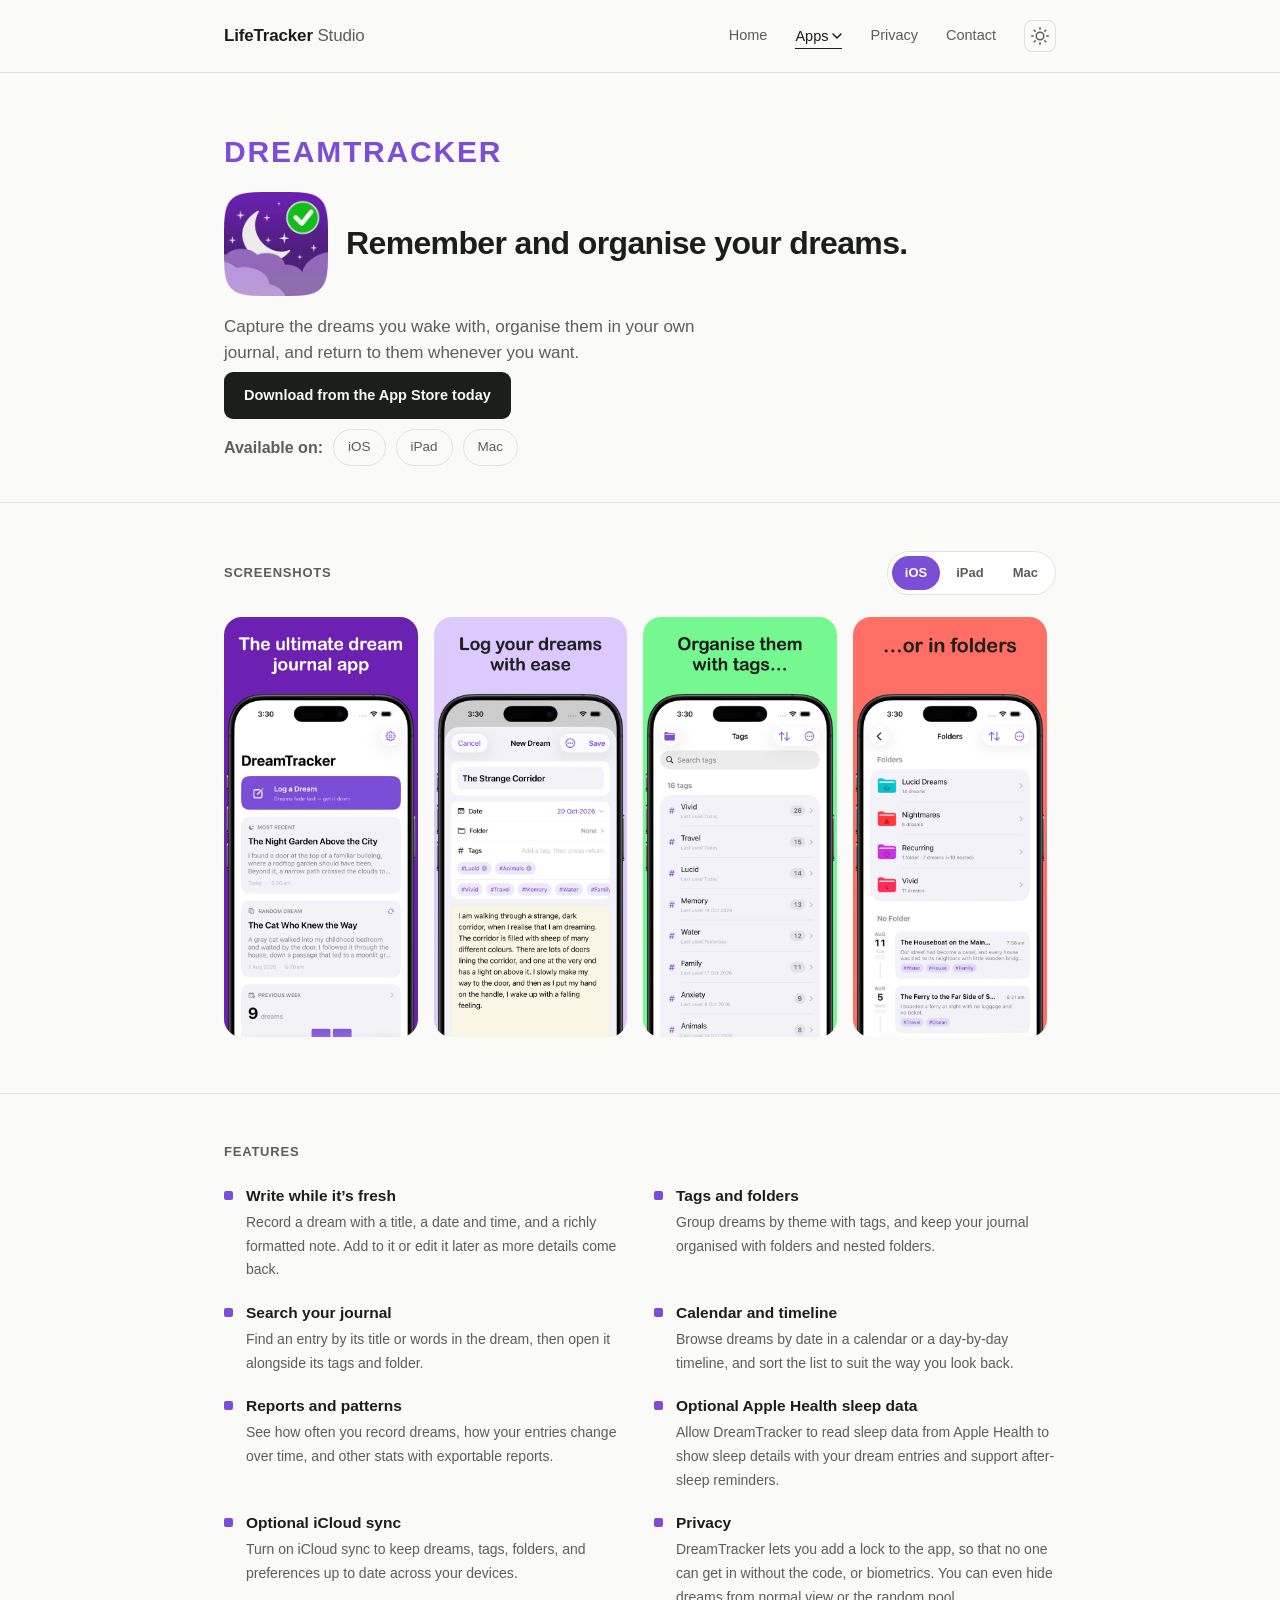
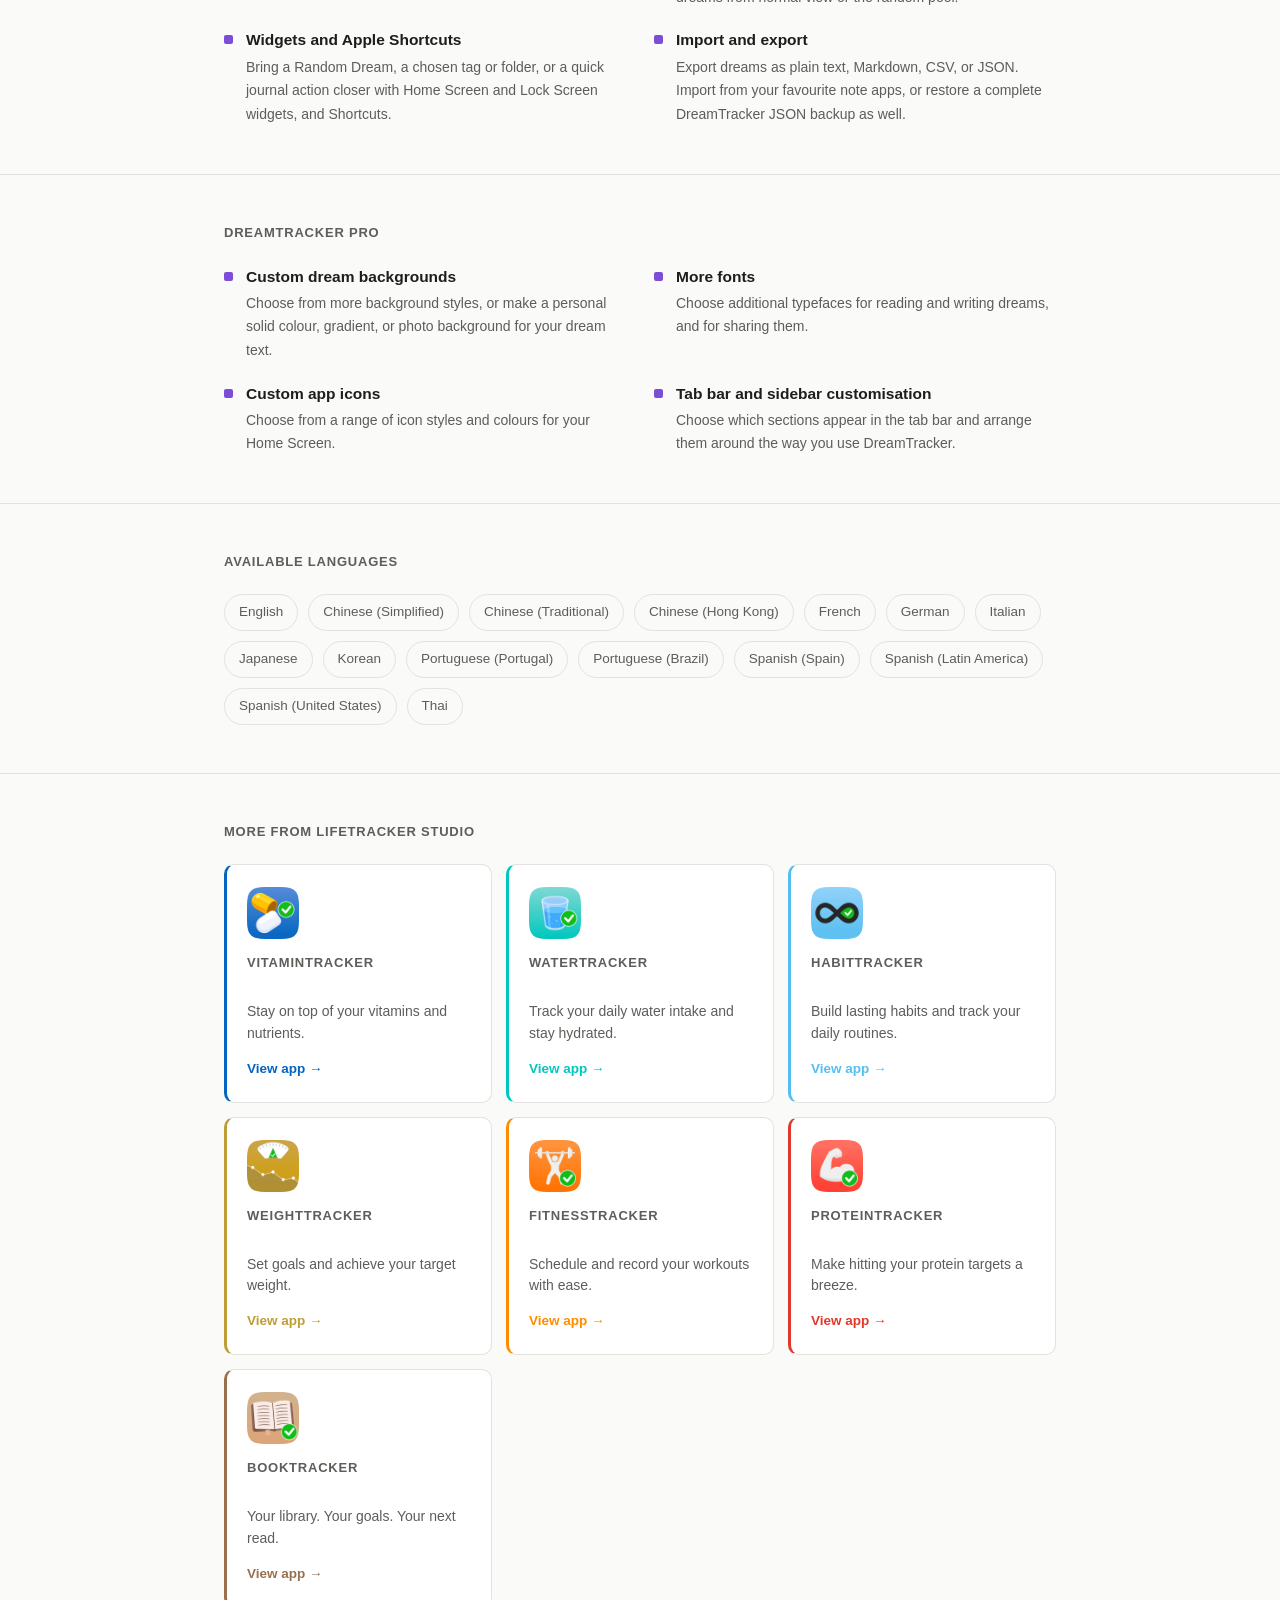
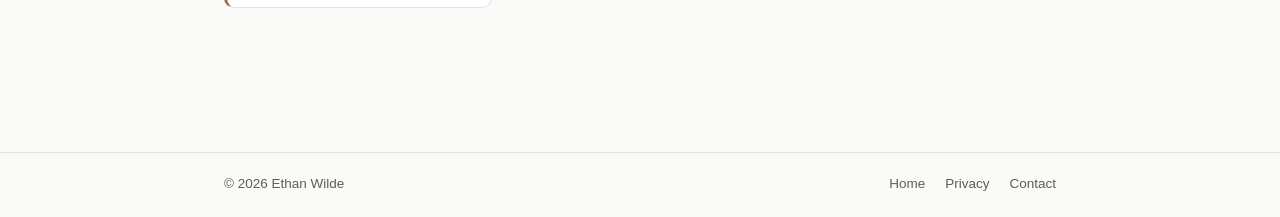
<file: dreamtracker.html>
<!DOCTYPE html>
<html lang="en">
<head>
<meta charset="UTF-8">
<meta name="viewport" content="width=device-width, initial-scale=1.0">
<title>DreamTracker — Remember Your Dreams</title>
<meta name="description" content="Keep a private journal of your dreams, organise entries with tags and folders, and look back for patterns over time.">
<link rel="stylesheet" href="style.css">
<style>:root { --accent: var(--dt); --tint: var(--dt-tint); }</style>
</head>
<body>

<header class="site-header">
  <div class="wrap">
    <a href="index.html" class="brand">LifeTracker<span> Studio</span></a>
    <nav class="main-nav">
      <a href="index.html">Home</a>
      <div class="nav-dropdown" id="apps-dropdown">
        <button class="nav-dropdown-toggle active" aria-haspopup="true" aria-expanded="false" onclick="toggleAppsMenu()">
          Apps
          <svg width="10" height="6" viewBox="0 0 10 6" fill="none" xmlns="http://www.w3.org/2000/svg">
            <path d="M1 1L5 5L9 1" stroke="currentColor" stroke-width="1.5" stroke-linecap="round" stroke-linejoin="round"/>
          </svg>
        </button>
        <div class="nav-dropdown-menu" role="menu">
          <a href="vitamintracker.html" style="--accent: var(--vt); --tint: var(--vt-tint);">
            <img src="images/VTAppIcon.png" alt="">VitaminTracker</a>
          <a href="watertracker.html" style="--accent: var(--wt); --tint: var(--wt-tint);">
            <img src="images/WTAppIcon.png" alt="">WaterTracker</a>
          <a href="habittracker.html" style="--accent: var(--ht); --tint: var(--ht-tint);">
            <img src="images/HTAppIcon.png" alt="">HabitTracker</a>
          <a href="weighttracker.html" style="--accent: var(--mt); --tint: var(--mt-tint);">
            <img src="images/MTAppIcon.png" alt="">WeightTracker</a>
          <a href="fitnesstracker.html" style="--accent: var(--ft); --tint: var(--ft-tint);">
            <img src="images/FTAppIcon.png" alt="">FitnessTracker</a>
          <a href="proteintracker.html" style="--accent: var(--st); --tint: var(--st-tint);">
            <img src="images/STAppIcon.png" alt="">ProteinTracker</a>
          <a href="dreamtracker.html" class="active" style="--accent: var(--dt); --tint: var(--dt-tint);">
            <img src="images/DTAppIcon.png" alt="">DreamTracker</a>
          <a href="booktracker.html" style="--accent: var(--bt); --tint: var(--bt-tint);">
            <img src="images/BTAppIcon.png" alt="">BookTracker</a>
        </div>
      </div>
      <a href="privacy.html">Privacy</a>
      <a href="contact.html">Contact</a>
      <button class="theme-toggle" onclick="toggleTheme()" aria-label="Toggle dark mode">
        <svg id="theme-icon" width="18" height="18" viewBox="0 0 24 24" fill="none" stroke="currentColor" stroke-width="2" stroke-linecap="round" stroke-linejoin="round">
          <circle cx="12" cy="12" r="5"/><line x1="12" y1="1" x2="12" y2="3"/><line x1="12" y1="21" x2="12" y2="23"/><line x1="4.22" y1="4.22" x2="5.64" y2="5.64"/><line x1="18.36" y1="18.36" x2="19.78" y2="19.78"/><line x1="1" y1="12" x2="3" y2="12"/><line x1="21" y1="12" x2="23" y2="12"/><line x1="4.22" y1="19.78" x2="5.64" y2="18.36"/><line x1="18.36" y1="5.64" x2="19.78" y2="4.22"/>
        </svg>
      </button>
    </nav>
    <button class="nav-toggle" onclick="toggleMobileNav()" aria-label="Toggle menu"><span></span><span></span><span></span></button>
  </div>
</header>

<main>
  <section class="app-header">
  <div class="wrap">
    <div class="eyebrow">DreamTracker</div>
    <div class="icon-row">
      <img src="images/DTAppIcon.png" alt="DreamTracker" class="app-icon-big">
      <h1>Remember and organise your dreams.</h1>
    </div>
    <p class="tagline">Capture the dreams you wake with, organise them in your own journal, and return to them whenever you want.</p>

    <div class="app-cta-group">
      <a href="https://apps.apple.com/app/id6800323542" class="store-button">
        Download from the App Store today
      </a>

      <div class="platform-row" aria-label="Available on iOS, iPad, and Mac">
  <span class="platform-label">Available on:</span>
  <span class="platform-pill">iOS</span>
  <span class="platform-pill">iPad</span>
  <span class="platform-pill">Mac</span>
</div>
    </div>
  </div>
</section>

  <section class="section">
  <div class="wrap">
    <div class="screenshot-toolbar">
      <h2>Screenshots</h2>
      <div class="screenshot-picker" role="group" aria-label="Choose screenshot platform">
        <button type="button" data-platform="ios" aria-pressed="true">iOS</button>
        <button type="button" data-platform="ipad" aria-pressed="false">iPad</button>
        <button type="button" data-platform="mac" aria-pressed="false">Mac</button>
      </div>
    </div>

    <div class="screenshot-row" data-platform="ios">
      <figure class="screenshot-card" data-screenshot-index="1"
        data-ios-caption="Home Screen on iPhone"
        data-ipad-caption="Home Screen on iPad"
        data-mac-caption="Home Screen on Mac">
        <img src="images/DT1.jpeg" alt="Home Screen on iPhone" class="screenshot">
      </figure>

      <figure class="screenshot-card" data-screenshot-index="2"
        data-ios-caption="Log with ease on iPhone"
        data-ipad-caption="Log with ease on iPad"
        data-mac-caption="Log with ease on Mac">
        <img src="images/DT2.jpeg" alt="Log with ease on iPhone" class="screenshot">
      </figure>

      <figure class="screenshot-card" data-screenshot-index="3"
        data-ios-caption="Organise with tags on iPhone"
        data-ipad-caption="Organise with tags on iPad"
        data-mac-caption="Organise with tags on Mac">
        <img src="images/DT3.jpeg" alt="Organise with tags on iPhone" class="screenshot">
      </figure>

      <figure class="screenshot-card" data-screenshot-index="4"
        data-ios-caption="Organise with folders on iPhone"
        data-ipad-caption="Organise with folders on iPad"
        data-mac-caption="Organise with folders on Mac">
        <img src="images/DT4.jpeg" alt="Organise with folders on iPhone" class="screenshot">
      </figure>

      <figure class="screenshot-card" data-screenshot-index="5"
        data-ios-caption="Keep devices in sync on iPhone"
        data-ipad-caption="Keep devices in sync on iPad"
        data-mac-caption="Keep devices in sync on Mac">
        <img src="images/DT5.jpeg" alt="Keep devices in sync on iPhone" class="screenshot">
      </figure>

      <figure class="screenshot-card" data-screenshot-index="6"
        data-ios-caption="View dreams over time on iPhone"
        data-ipad-caption="View dreams over time on iPad"
        data-mac-caption="View dreams over time on Mac">
        <img src="images/DT6.jpeg" alt="View dreams over time on iPhone" class="screenshot">
      </figure>

      <figure class="screenshot-card" data-screenshot-index="7"
        data-ios-caption="Create reports and export on iPhone"
        data-ipad-caption="Create reports and export on iPad"
        data-mac-caption="Create reports and export on Mac">
        <img src="images/DT7.jpeg" alt="Create reports and export on iPhone" class="screenshot">
      </figure>

      <figure class="screenshot-card" data-screenshot-index="8"
        data-ios-caption="Widgets, Control Centre, and Shortcuts on iPhone"
        data-ipad-caption="Widgets, Control Centre, and Shortcuts on iPad"
        data-mac-caption="Widgets, Control Centre, and Shortcuts on Mac">
        <img src="images/DT8.jpeg" alt="Widgets, Control Centre, and Shortcuts on iPhone" class="screenshot">
      </figure>
    </div>
  </div>
</section>

  <section class="section">
    <div class="wrap">
      <h2>Features</h2>
      <ul class="feature-list">
        <li><strong>Write while it’s fresh</strong><span class="desc">Record a dream with a title, a date and time, and a richly formatted note. Add to it or edit it later as more details come back.</span></li>
        <li><strong>Tags and folders</strong><span class="desc">Group dreams by theme with tags, and keep your journal organised with folders and nested folders.</span></li>
        <li><strong>Search your journal</strong><span class="desc">Find an entry by its title or words in the dream, then open it alongside its tags and folder.</span></li>
        <li><strong>Calendar and timeline</strong><span class="desc">Browse dreams by date in a calendar or a day-by-day timeline, and sort the list to suit the way you look back.</span></li>
        <li><strong>Reports and patterns</strong><span class="desc">See how often you record dreams, how your entries change over time, and other stats with exportable reports.</span></li>
        <li><strong>Optional Apple Health sleep data</strong><span class="desc">Allow DreamTracker to read sleep data from Apple Health to show sleep details with your dream entries and support after-sleep reminders.</span></li>
        <li><strong>Optional iCloud sync</strong><span class="desc">Turn on iCloud sync to keep dreams, tags, folders, and preferences up to date across your devices.</span></li>
        <li><strong>Privacy</strong><span class="desc">DreamTracker lets you add a lock to the app, so that no one can get in without the code, or biometrics. You can even hide dreams from normal view or the random pool.</span></li>
        <li><strong>Widgets and Apple Shortcuts</strong><span class="desc">Bring a Random Dream, a chosen tag or folder, or a quick journal action closer with Home Screen and Lock Screen widgets, and Shortcuts.</span></li>
        <li><strong>Import and export</strong><span class="desc">Export dreams as plain text, Markdown, CSV, or JSON. Import from your favourite note apps, or restore a complete DreamTracker JSON backup as well.</span></li>
      </ul>
    </div>
  </section>

  <section class="section">
    <div class="wrap">
      <h2>DreamTracker Pro</h2>
      <ul class="feature-list">
        <li><strong>Custom dream backgrounds</strong><span class="desc">Choose from more background styles, or make a personal solid colour, gradient, or photo background for your dream text.</span></li>
        <li><strong>More fonts</strong><span class="desc">Choose additional typefaces for reading and writing dreams, and for sharing them.</span></li>
        <li><strong>Custom app icons</strong><span class="desc">Choose from a range of icon styles and colours for your Home Screen.</span></li>
        <li><strong>Tab bar and sidebar customisation</strong><span class="desc">Choose which sections appear in the tab bar and arrange them around the way you use DreamTracker.</span></li>
      </ul>
    </div>
  </section>

   <section class="section">
  <div class="wrap">
    <h2>Available Languages</h2>

    <div class="platform-row" aria-label="Supported languages">
      <span class="platform-pill">English</span>
      <span class="platform-pill">Chinese (Simplified)</span>
      <span class="platform-pill">Chinese (Traditional)</span>
      <span class="platform-pill">Chinese (Hong Kong)</span>
      <span class="platform-pill">French</span>
      <span class="platform-pill">German</span>
      <span class="platform-pill">Italian</span>
      <span class="platform-pill">Japanese</span>
      <span class="platform-pill">Korean</span>
      <span class="platform-pill">Portuguese (Portugal)</span>
      <span class="platform-pill">Portuguese (Brazil)</span>
      <span class="platform-pill">Spanish (Spain)</span>
      <span class="platform-pill">Spanish (Latin America)</span>
      <span class="platform-pill">Spanish (United States)</span>
      <span class="platform-pill">Thai</span>
    </div>
  </div>
</section>

  <section class="section">
    <div class="wrap">
      <h2>More from LifeTracker Studio</h2>
      <div class="other-apps">
        <a href="vitamintracker.html" class="app-card" style="--accent: var(--vt); --tint: var(--vt-tint);">
          <img src="images/VTAppIcon.png" alt="VitaminTracker" class="app-icon">
          <h2>VitaminTracker</h2>
          <p class="tagline">Stay on top of your vitamins and nutrients.</p>
          <span class="cta">View app &rarr;</span>
        </a>
        <a href="watertracker.html" class="app-card" style="--accent: var(--wt); --tint: var(--wt-tint);">
          <img src="images/WTAppIcon.png" alt="WaterTracker" class="app-icon">
          <h2>WaterTracker</h2>
          <p class="tagline">Track your daily water intake and stay hydrated.</p>
          <span class="cta">View app &rarr;</span>
        </a>
        <a href="habittracker.html" class="app-card" style="--accent: var(--ht); --tint: var(--ht-tint);">
          <img src="images/HTAppIcon.png" alt="HabitTracker" class="app-icon">
          <h2>HabitTracker</h2>
          <p class="tagline">Build lasting habits and track your daily routines.</p>
          <span class="cta">View app &rarr;</span>
        </a>
        <a href="weighttracker.html" class="app-card" style="--accent: var(--mt); --tint: var(--mt-tint);">
          <img src="images/MTAppIcon.png" alt="WeightTracker" class="app-icon">
          <h2>WeightTracker</h2>
          <p class="tagline">Set goals and achieve your target weight.</p>
          <span class="cta">View app &rarr;</span>
        </a>
        <a href="fitnesstracker.html" class="app-card" style="--accent: var(--ft); --tint: var(--ft-tint);">
          <img src="images/FTAppIcon.png" alt="FitnessTracker" class="app-icon">
          <h2>FitnessTracker</h2>
          <p class="tagline">Schedule and record your workouts with ease.</p>
          <span class="cta">View app &rarr;</span>
        </a>
        <a href="proteintracker.html" class="app-card" style="--accent: var(--st); --tint: var(--st-tint);">
          <img src="images/STAppIcon.png" alt="ProteinTracker" class="app-icon">
          <h2>ProteinTracker</h2>
          <p class="tagline">Make hitting your protein targets a breeze.</p>
          <span class="cta">View app &rarr;</span>
        </a>
         <a href="booktracker.html" class="app-card" style="--accent: var(--bt); --tint: var(--bt-tint);">
          <img src="images/BTAppIcon.png" alt="BookTracker" class="app-icon">
          <h2>BookTracker</h2>
          <p class="tagline">Your library. Your goals. Your next read.</p>
          <span class="cta">View app &rarr;</span>
        </a>
      </div>
    </div>
  </section>
</main>

<footer class="site-footer">
  <div class="wrap">
    <span>&copy; 2026 Ethan Wilde</span>
    <div class="footer-links"><a href="index.html">Home</a><a href="privacy.html">Privacy</a><a href="contact.html">Contact</a></div>
  </div>
</footer>

<div id="lightbox" style="display:none; position:fixed; inset:0; background:rgba(0,0,0,0.85); z-index:999; align-items:center; justify-content:center; cursor:zoom-out;" onclick="this.style.display='none'">
  <img id="lightbox-img" style="max-height:90vh; max-width:90vw; border-radius:18px;">
</div>

<script>
function toggleAppsMenu() {
  const dropdown = document.getElementById('apps-dropdown');
  const isMobile = window.innerWidth <= 760;
  if (isMobile) dropdown.classList.toggle('expanded');
  else {
    const isOpen = dropdown.classList.toggle('open');
    dropdown.querySelector('[aria-expanded]').setAttribute('aria-expanded', isOpen);
  }
}

document.addEventListener('click', function(e) {
  const dropdown = document.getElementById('apps-dropdown');
  if (!dropdown.contains(e.target)) {
    dropdown.classList.remove('open');
    dropdown.querySelector('[aria-expanded]').setAttribute('aria-expanded', 'false');
  }
});

function toggleTheme() {
  const isDark = document.body.classList.toggle('dark');
  localStorage.setItem('theme', isDark ? 'dark' : 'light');
  updateThemeIcon(isDark);
}

function updateThemeIcon(isDark) {
  const icon = document.getElementById('theme-icon');
  if (isDark) icon.innerHTML = '<path d="M21 12.79A9 9 0 1 1 11.21 3 7 7 0 0 0 21 12.79z"/>';
  else icon.innerHTML = '<circle cx="12" cy="12" r="5"/><line x1="12" y1="1" x2="12" y2="3"/><line x1="12" y1="21" x2="12" y2="23"/><line x1="4.22" y1="4.22" x2="5.64" y2="5.64"/><line x1="18.36" y1="18.36" x2="19.78" y2="19.78"/><line x1="1" y1="12" x2="3" y2="12"/><line x1="21" y1="12" x2="23" y2="12"/><line x1="4.22" y1="19.78" x2="5.64" y2="18.36"/><line x1="18.36" y1="5.64" x2="19.78" y2="4.22"/>';
}

(function() {
  if (localStorage.getItem('theme') === 'dark') {
    document.body.classList.add('dark');
    updateThemeIcon(true);
  }
})();

function toggleMobileNav() { document.querySelector('nav.main-nav').classList.toggle('open'); }

const screenshotPicker = document.querySelector('.screenshot-picker');
const screenshotRow = document.querySelector('.screenshot-row');

if (screenshotPicker && screenshotRow) {
  const prefixes = {
    ios: 'DT',
    ipad: 'DTiPad',
    mac: 'DTMac'
  };

 function setScreenshotPlatform(platform) {
  const screenshotCounts = { ios: 8, ipad: 8, mac: 7 };

  screenshotPicker.querySelectorAll('button').forEach(button => {
    button.setAttribute(
      'aria-pressed',
      String(button.dataset.platform === platform)
    );
  });

  screenshotRow.dataset.platform = platform;

  screenshotRow.querySelectorAll('.screenshot-card').forEach(card => {
    const index = Number(card.dataset.screenshotIndex);
    const image = card.querySelector('.screenshot');
    const caption = card.dataset[`${platform}Caption`] || '';

    card.hidden = index > screenshotCounts[platform];

    if (card.hidden) return;

    image.src = `images/${prefixes[platform]}${index}.jpeg`;
    image.alt = caption;
  });
}

  screenshotPicker.querySelectorAll('button').forEach(button => {
    button.addEventListener('click', () => {
      setScreenshotPlatform(button.dataset.platform);
    });
  });
}

 const screenshotRows = document.querySelectorAll('.screenshot-row');
const lightbox = document.getElementById('lightbox');
const lightboxImage = document.getElementById('lightbox-img');

let draggedRow = null;
let dragStartX = 0;
let dragStartScrollLeft = 0;
let dragMoved = false;
let suppressNextClick = false;

screenshotRows.forEach(row => {
  row.addEventListener('mousedown', event => {
    if (event.button !== 0) return;

    draggedRow = row;
    dragStartX = event.clientX;
    dragStartScrollLeft = row.scrollLeft;
    dragMoved = false;
    row.classList.add('is-dragging');
  });

  row.addEventListener('mousemove', event => {
    if (draggedRow !== row) return;

    const distance = event.clientX - dragStartX;
    if (Math.abs(distance) > 4) dragMoved = true;

    row.scrollLeft = dragStartScrollLeft - distance;
  });

  row.addEventListener('click', event => {
    if (suppressNextClick) {
      event.preventDefault();
      event.stopPropagation();
      suppressNextClick = false;
      return;
    }

    const image = event.target.closest('img.screenshot');
    if (!image || !lightbox || !lightboxImage) return;

    lightboxImage.src = image.src;
    lightboxImage.alt = image.alt;
    lightbox.style.display = 'flex';
  });

  row.addEventListener('dragstart', event => {
    event.preventDefault();
  });
});

function stopScreenshotDrag() {
  if (!draggedRow) return;

  draggedRow.classList.remove('is-dragging');
  draggedRow = null;

  if (dragMoved) {
    suppressNextClick = true;
    setTimeout(() => {
      suppressNextClick = false;
    }, 0);
  }
}

document.addEventListener('mouseup', stopScreenshotDrag);
window.addEventListener('blur', stopScreenshotDrag);

if (lightboxImage) {
  lightboxImage.addEventListener('click', event => {
    event.stopPropagation();
  });
}
  
</script>
<!-- Cloudflare Web Analytics --><script type='module' src='https://static.cloudflareinsights.com/beacon.min.js' data-cf-beacon='{"token": "4a358df7d3a24d5bb9c0bc8a1a16b9c5"}'></script><!-- End Cloudflare Web Analytics -->
</body>
</html>
</file>
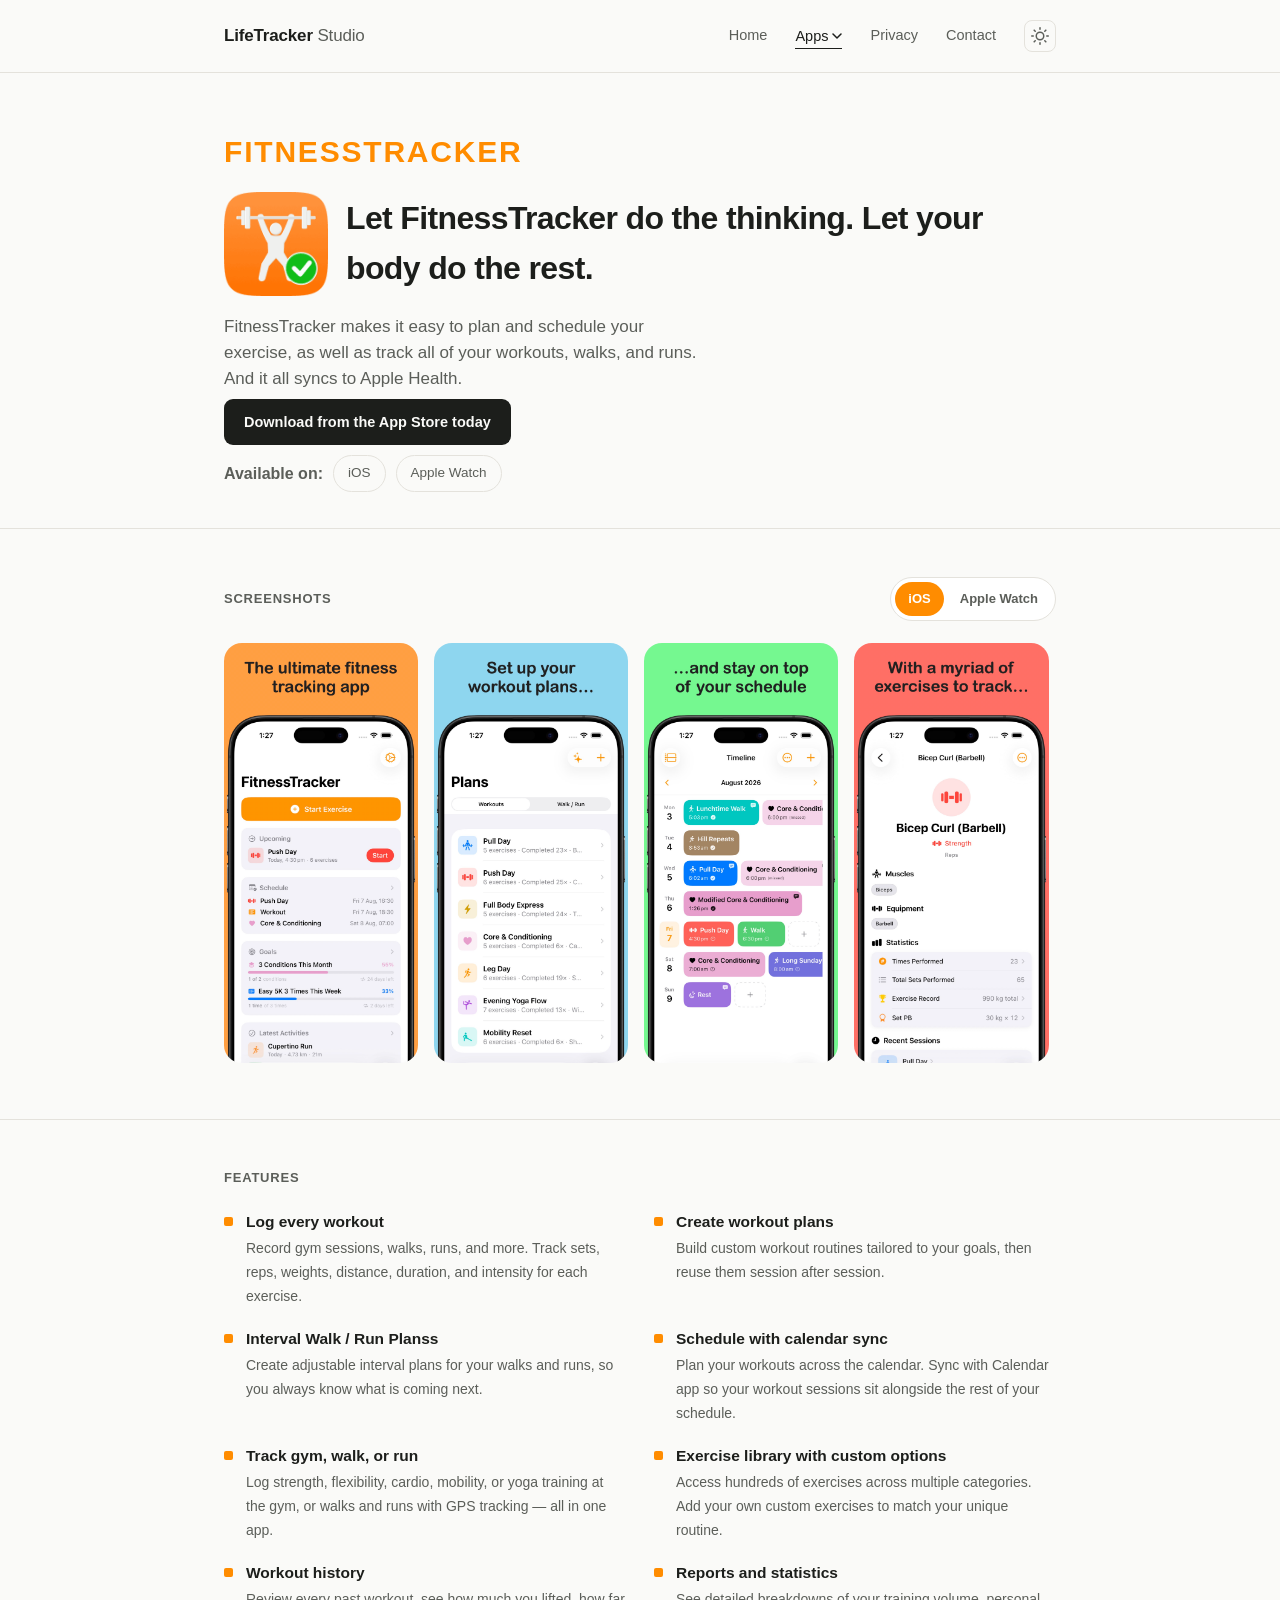
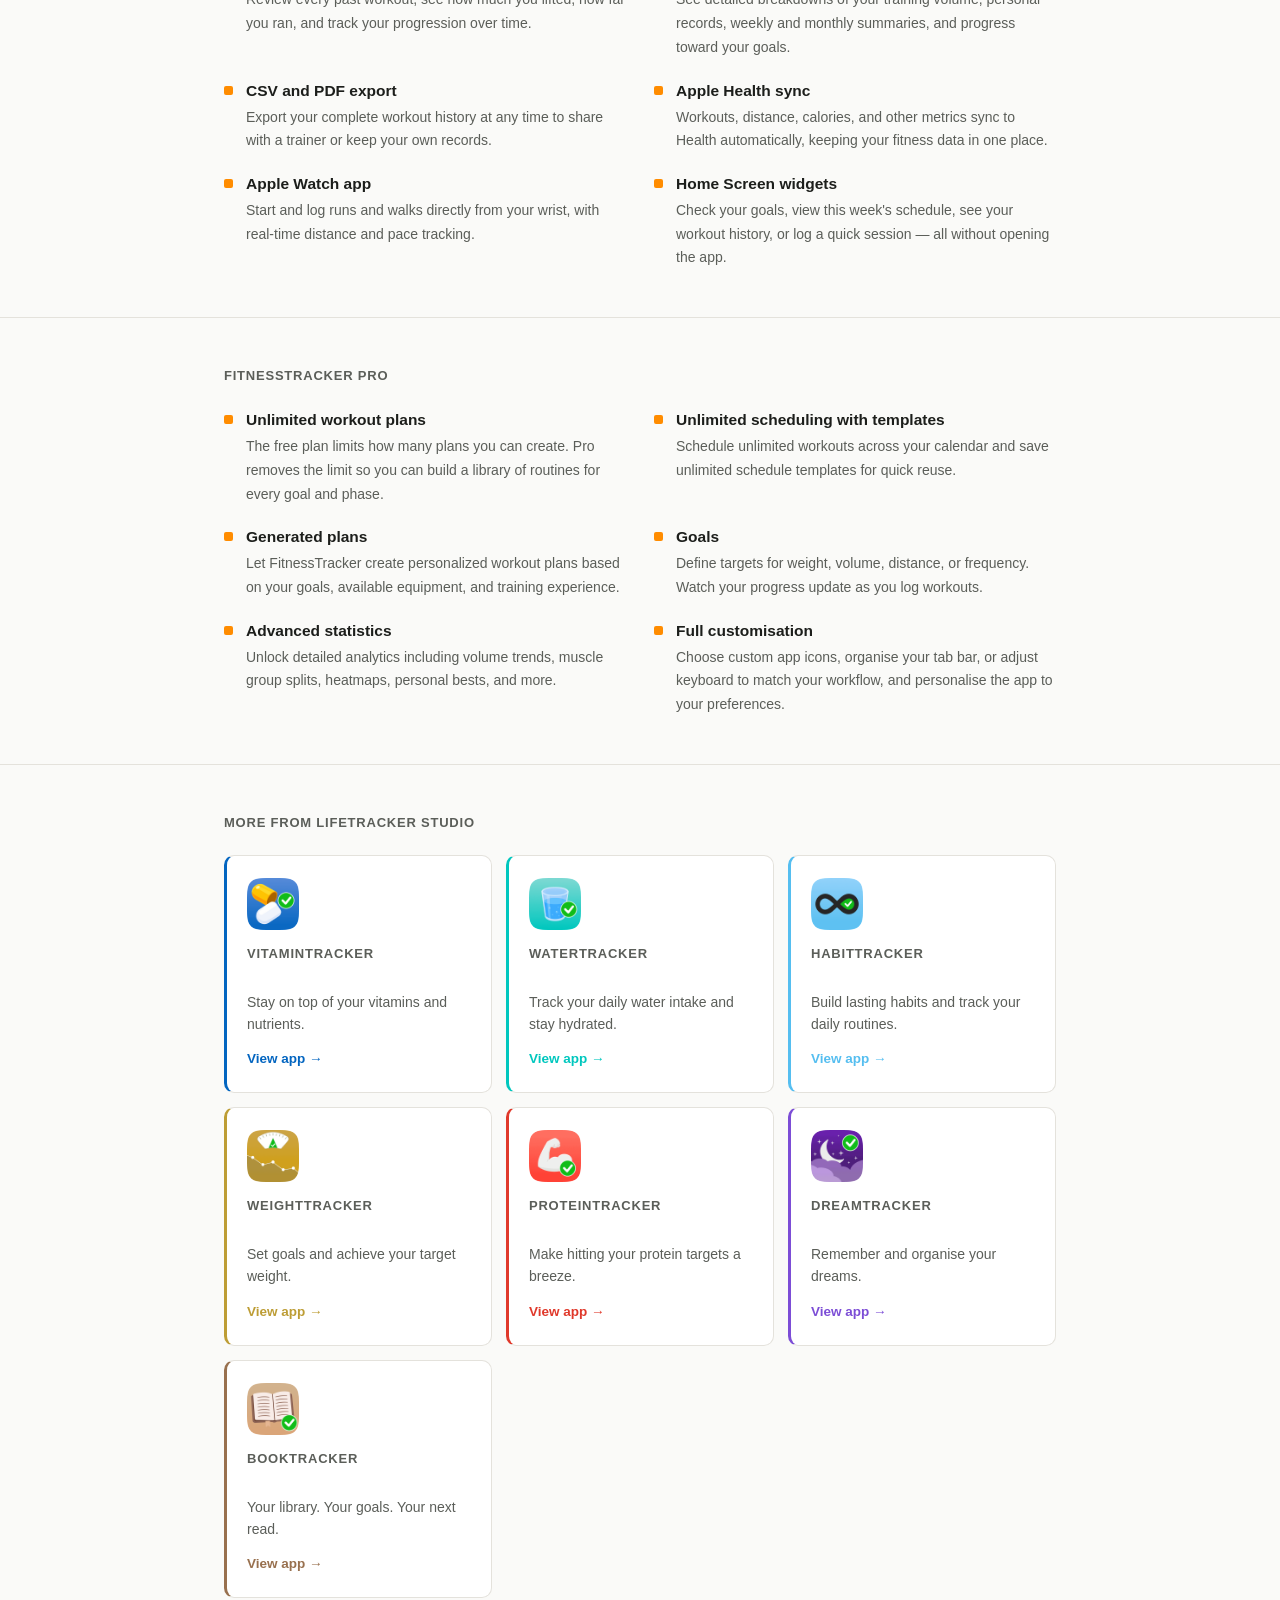
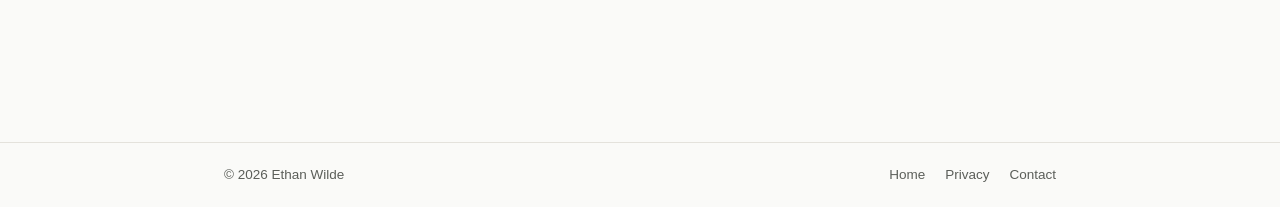
<file: fitnesstracker.html>
<!DOCTYPE html>
<html lang="en">
<head>
<meta charset="UTF-8">
<meta name="viewport" content="width=device-width, initial-scale=1.0">
<title>FitnessTracker — Fitness First</title>
<meta name="description" content="FitnessTracker makes it easy to schedule and stay on top of your fitness routine.">
<link rel="stylesheet" href="style.css">
<style>:root { --accent: var(--ft); --tint: var(--ft-tint); }</style>
</head>
<body>

<header class="site-header">
  <div class="wrap">
    <a href="index.html" class="brand">LifeTracker<span> Studio</span></a>
    <nav class="main-nav">
      <a href="index.html">Home</a>
      <div class="nav-dropdown" id="apps-dropdown">
        <button class="nav-dropdown-toggle active" aria-haspopup="true" aria-expanded="false" onclick="toggleAppsMenu()">
          Apps
          <svg width="10" height="6" viewBox="0 0 10 6" fill="none" xmlns="http://www.w3.org/2000/svg">
            <path d="M1 1L5 5L9 1" stroke="currentColor" stroke-width="1.5" stroke-linecap="round" stroke-linejoin="round"/>
          </svg>
        </button>
        <div class="nav-dropdown-menu" role="menu">
          <a href="vitamintracker.html" style="--accent: var(--vt); --tint: var(--vt-tint);">
            <img src="images/VTAppIcon.png" alt="">VitaminTracker</a>
          <a href="watertracker.html" style="--accent: var(--wt); --tint: var(--wt-tint);">
            <img src="images/WTAppIcon.png" alt="">WaterTracker</a>
          <a href="habittracker.html" style="--accent: var(--ht); --tint: var(--ht-tint);">
            <img src="images/HTAppIcon.png" alt="">HabitTracker</a>          
          <a href="weighttracker.html" style="--accent: var(--mt); --tint: var(--mt-tint);">
            <img src="images/MTAppIcon.png" alt="">WeightTracker</a>
           <a href="fitnesstracker.html" class="active" style="--accent: var(--ft); --tint: var(--ft-tint);">
            <img src="images/FTAppIcon.png" alt="">FitnessTracker</a>
          <a href="proteintracker.html" style="--accent: var(--st); --tint: var(--st-tint);">
            <img src="images/STAppIcon.png" alt="">ProteinTracker</a>  
          <a href="dreamtracker.html" style="--accent: var(--dt); --tint: var(--dt-tint);">
            <img src="images/DTAppIcon.png" alt="">DreamTracker</a>
          <a href="booktracker.html" style="--accent: var(--bt); --tint: var(--bt-tint);">
            <img src="images/BTAppIcon.png" alt="">BookTracker</a>
        </div>
      </div>
      <a href="privacy.html">Privacy</a>
      <a href="contact.html">Contact</a>
      <button class="theme-toggle" onclick="toggleTheme()" aria-label="Toggle dark mode">
        <svg id="theme-icon" width="18" height="18" viewBox="0 0 24 24" fill="none" stroke="currentColor" stroke-width="2" stroke-linecap="round" stroke-linejoin="round">
          <circle cx="12" cy="12" r="5"/>
          <line x1="12" y1="1" x2="12" y2="3"/>
          <line x1="12" y1="21" x2="12" y2="23"/>
          <line x1="4.22" y1="4.22" x2="5.64" y2="5.64"/>
          <line x1="18.36" y1="18.36" x2="19.78" y2="19.78"/>
          <line x1="1" y1="12" x2="3" y2="12"/>
          <line x1="21" y1="12" x2="23" y2="12"/>
          <line x1="4.22" y1="19.78" x2="5.64" y2="18.36"/>
          <line x1="18.36" y1="5.64" x2="19.78" y2="4.22"/>
        </svg>
      </button>
    </nav>
    <button class="nav-toggle" onclick="toggleMobileNav()" aria-label="Toggle menu">
      <span></span>
      <span></span>
      <span></span>
    </button>
  </div>
</header>

<main>
  <section class="app-header">
    <div class="wrap">
      <div class="eyebrow">FitnessTracker</div>
      <div class="icon-row">
        <img src="images/FTAppIcon.png" alt="FitnessTracker" class="app-icon-big">
        <h1>Let FitnessTracker do the thinking. Let your body do the rest.</h1>
      </div>
      <p class="tagline">FitnessTracker makes it easy to plan and schedule your exercise, as well as track all of your workouts, walks, and runs. And it all syncs to Apple Health.</p>
     <div class="app-cta-group">
  <a href="https://apps.apple.com/app/id6793983951" class="store-button">
    Download from the App Store today
  </a>

  <div class="platform-row" aria-label="Available on iOS and Apple Watch">
    <span class="platform-label">Available on:</span>
    <span class="platform-pill">iOS</span>
    <span class="platform-pill">Apple Watch</span>
  </div>
</div>
    </div>
  </section>

  <section class="section">
  <div class="wrap">
    <div class="screenshot-toolbar">
      <h2>Screenshots</h2>
      <div class="screenshot-picker" role="group" aria-label="Choose screenshot platform">
        <button type="button" data-platform="ios" aria-pressed="true">iOS</button>
        <button type="button" data-platform="watch" aria-pressed="false">Apple Watch</button>
      </div>
    </div>

    <div class="screenshot-row" data-platform="ios"
  data-ios-prefix="FT" data-ios-extension="jpeg" data-ios-count="10"
  data-watch-prefix="FTWatch" data-watch-extension="png" data-watch-count="3">
      <figure class="screenshot-card" data-screenshot-index="1" data-ios-caption="Home Screen" data-watch-caption="Home Screen on Apple Watch"><img src="images/FT1.jpeg" alt="Home Screen" class="screenshot"></figure>
      <figure class="screenshot-card" data-screenshot-index="2" data-ios-caption="Setup your plans" data-watch-caption="Setup your plans on Apple Watch"><img src="images/FT2.jpeg" alt="Setup your plans" class="screenshot"></figure>
      <figure class="screenshot-card" data-screenshot-index="3" data-ios-caption="Schedule your workouts" data-watch-caption="Schedule your workouts on Apple Watch"><img src="images/FT3.jpeg" alt="Schedule your workouts" class="screenshot"></figure>
      <figure class="screenshot-card" data-screenshot-index="4" data-ios-caption="Lots of exercises to track" data-watch-caption="Exercises to track on Apple Watch"><img src="images/FT4.jpeg" alt="Lots of exercises to track" class="screenshot"></figure>
      <figure class="screenshot-card" data-screenshot-index="5" data-ios-caption="And ways to track them" data-watch-caption="Track your exercises on Apple Watch"><img src="images/FT5.jpeg" alt="And ways to track them" class="screenshot"></figure>
      <figure class="screenshot-card" data-screenshot-index="6" data-ios-caption="Track walks and runs too" data-watch-caption="Track walks and runs on Apple Watch"><img src="images/FT6.jpeg" alt="Track walks and runs too" class="screenshot"></figure>
      <figure class="screenshot-card" data-screenshot-index="7" data-ios-caption="Smash your PBs" data-watch-caption="See your PBs on Apple Watch"><img src="images/FT7.jpeg" alt="Smash your PBs" class="screenshot"></figure>
      <figure class="screenshot-card" data-screenshot-index="8" data-ios-caption="See more stats with Pro" data-watch-caption="See stats on Apple Watch"><img src="images/FT8.jpeg" alt="See more stats with Pro" class="screenshot"></figure>
      <figure class="screenshot-card" data-screenshot-index="9" data-ios-caption="Set goals" data-watch-caption="Set goals on Apple Watch"><img src="images/FT9.jpeg" alt="Set goals" class="screenshot"></figure>
      <figure class="screenshot-card" data-screenshot-index="10" data-ios-caption="Widget, Control Centre, and Shortcuts support" data-watch-caption="Widget, Control Centre, and Shortcuts support on Apple Watch"><img src="images/FT10.jpeg" alt="Widget, Control Centre, and Shortcuts support" class="screenshot"></figure>
    </div>
  </div>
</section>

 <section class="section">
    <div class="wrap">
      <h2>Features</h2>
      <ul class="feature-list">
        <li>
          <strong>Log every workout</strong>
          <span class="desc">Record gym sessions, walks, runs, and more. Track sets, reps, weights, distance, duration, and intensity for each exercise.</span>
        </li>
        <li>
          <strong>Create workout plans</strong>
          <span class="desc">Build custom workout routines tailored to your goals, then reuse them session after session.</span>
        </li>
         <li>
          <strong>Interval Walk / Run Planss</strong>
          <span class="desc">Create adjustable interval plans for your walks and runs, so you always know what is coming next.</span>
        </li>
        <li>
          <strong>Schedule with calendar sync</strong>
          <span class="desc">Plan your workouts across the calendar. Sync with Calendar app so your workout sessions sit alongside the rest of your schedule.</span>
        </li>
        <li>
          <strong>Track gym, walk, or run</strong>
          <span class="desc">Log strength, flexibility, cardio, mobility, or yoga training at the gym, or walks and runs with GPS tracking — all in one app.</span>
        </li>
        <li>
          <strong>Exercise library with custom options</strong>
          <span class="desc">Access hundreds of exercises across multiple categories. Add your own custom exercises to match your unique routine.</span>
        </li>
        <li>
          <strong>Workout history</strong>
          <span class="desc">Review every past workout, see how much you lifted, how far you ran, and track your progression over time.</span>
        </li>
        <li>
          <strong>Reports and statistics</strong>
          <span class="desc">See detailed breakdowns of your training volume, personal records, weekly and monthly summaries, and progress toward your goals.</span>
        </li>
        <li>
          <strong>CSV and PDF export</strong>
          <span class="desc">Export your complete workout history at any time to share with a trainer or keep your own records.</span>
        </li>
        <li>
          <strong>Apple Health sync</strong>
          <span class="desc">Workouts, distance, calories, and other metrics sync to Health automatically, keeping your fitness data in one place.</span>
        </li>
        <li>
          <strong>Apple Watch app</strong>
          <span class="desc">Start and log runs and walks directly from your wrist, with real-time distance and pace tracking.</span>
        </li>
        <li>
          <strong>Home Screen widgets</strong>
          <span class="desc">Check your goals, view this week's schedule, see your workout history, or log a quick session — all without opening the app.</span>
        </li>
      </ul>
    </div>
  </section>

  <section class="section">
    <div class="wrap">
      <h2>FitnessTracker Pro</h2>
      <ul class="feature-list">
        <li>
          <strong>Unlimited workout plans</strong>
          <span class="desc">The free plan limits how many plans you can create. Pro removes the limit so you can build a library of routines for every goal and phase.</span>
        </li>
        <li>
          <strong>Unlimited scheduling with templates</strong>
          <span class="desc">Schedule unlimited workouts across your calendar and save unlimited schedule templates for quick reuse.</span>
        </li>
        <li>
          <strong>Generated plans</strong>
          <span class="desc">Let FitnessTracker create personalized workout plans based on your goals, available equipment, and training experience.</span>
        </li>
        <li>
          <strong>Goals</strong>
          <span class="desc">Define targets for weight, volume, distance, or frequency. Watch your progress update as you log workouts.</span>
        </li>
        <li>
          <strong>Advanced statistics</strong>
          <span class="desc">Unlock detailed analytics including volume trends, muscle group splits, heatmaps, personal bests, and more.</span>
        </li>
        <li>
          <strong>Full customisation</strong>
          <span class="desc">Choose custom app icons, organise your tab bar, or adjust keyboard to match your workflow, and personalise the app to your preferences.</span>
        </li>
      </ul>
    </div>
  </section>

  <section class="section">
    <div class="wrap">
      <h2>More from LifeTracker Studio</h2>
      <div class="other-apps">

         <a href="vitamintracker.html" class="app-card" style="--accent: var(--vt); --tint: var(--vt-tint);">
          <img src="images/VTAppIcon.png" alt="VitaminTracker" class="app-icon">
        <h2>VitaminTracker</h2>
        <p class="tagline">Stay on top of your vitamins and nutrients.</p>
          <span class="cta">View app &rarr;</span>
        </a>
        
        <a href="watertracker.html" class="app-card" style="--accent: var(--wt); --tint: var(--wt-tint);">
          <img src="images/WTAppIcon.png" alt="WaterTracker" class="app-icon">
          <h2>WaterTracker</h2>
          <p class="tagline">Track your daily water intake and stay hydrated.</p>
          <span class="cta">View app &rarr;</span>
        </a>

   <a href="habittracker.html" class="app-card" style="--accent: var(--ht); --tint: var(--ht-tint);">
          <img src="images/HTAppIcon.png" alt="HabitTracker" class="app-icon">
          <h2>HabitTracker</h2>
          <p class="tagline">Build lasting habits and track your daily routines.</p>
          <span class="cta">View app &rarr;</span>
        </a>
        
        <a href="weighttracker.html" class="app-card" style="--accent: var(--mt); --tint: var(--mt-tint);">
          <img src="images/MTAppIcon.png" alt="WeightTracker" class="app-icon">
          <h2>WeightTracker</h2>
          <p class="tagline">Set goals and achieve your target weight.</p>
          <span class="cta">View app &rarr;</span>
        </a>

         <a href="proteintracker.html" class="app-card" style="--accent: var(--st); --tint: var(--st-tint);">
          <img src="images/STAppIcon.png" alt="ProteinTracker" class="app-icon">
          <h2>ProteinTracker</h2>
          <p class="tagline">Make hitting your protein targets a breeze.</p>
          <span class="cta">View app &rarr;</span>
        </a>

         <a href="dreamtracker.html" class="app-card" style="--accent: var(--dt); --tint: var(--dt-tint);">
          <img src="images/DTAppIcon.png" alt="DreamTracker" class="app-icon">
          <h2>DreamTracker</h2>
          <p class="tagline">Remember and organise your dreams.</p>
          <span class="cta">View app &rarr;</span>
        </a>

         <a href="booktracker.html" class="app-card" style="--accent: var(--bt); --tint: var(--bt-tint);">
          <img src="images/BTAppIcon.png" alt="BookTracker" class="app-icon">
          <h2>BookTracker</h2>
          <p class="tagline">Your library. Your goals. Your next read.</p>
          <span class="cta">View app &rarr;</span>
        </a>
     
      </div>
    </div>
  </section>
</main>

<footer class="site-footer">
  <div class="wrap">
    <span>&copy; 2026 Ethan Wilde</span>
    <div class="footer-links">
      <a href="index.html">Home</a>
      <a href="privacy.html">Privacy</a>
      <a href="contact.html">Contact</a>
    </div>
  </div>
</footer>

<div id="lightbox" style="display:none; position:fixed; inset:0; background:rgba(0,0,0,0.85); z-index:999; align-items:center; justify-content:center; cursor:zoom-out;" onclick="this.style.display='none'">
  <img id="lightbox-img" style="max-height:90vh; max-width:90vw; border-radius:18px;">
</div>

<script>
  function toggleAppsMenu() {
  const dropdown = document.getElementById('apps-dropdown');
  const isMobile = window.innerWidth <= 760;
  
  if (isMobile) {
    dropdown.classList.toggle('expanded');
  } else {
    const isOpen = dropdown.classList.toggle('open');
    dropdown.querySelector('[aria-expanded]').setAttribute('aria-expanded', isOpen);
  }
}

  document.addEventListener('click', function(e) {
    const dropdown = document.getElementById('apps-dropdown');
    if (!dropdown.contains(e.target)) {
      dropdown.classList.remove('open');
      dropdown.querySelector('[aria-expanded]').setAttribute('aria-expanded', 'false');
    }
  });

  function toggleTheme() {
  const isDark = document.body.classList.toggle('dark');
  localStorage.setItem('theme', isDark ? 'dark' : 'light');
  updateThemeIcon(isDark);
}

function updateThemeIcon(isDark) {
  const icon = document.getElementById('theme-icon');
  if (isDark) {
    icon.innerHTML = '<path d="M21 12.79A9 9 0 1 1 11.21 3 7 7 0 0 0 21 12.79z"/>';
  } else {
    icon.innerHTML = '<circle cx="12" cy="12" r="5"/><line x1="12" y1="1" x2="12" y2="3"/><line x1="12" y1="21" x2="12" y2="23"/><line x1="4.22" y1="4.22" x2="5.64" y2="5.64"/><line x1="18.36" y1="18.36" x2="19.78" y2="19.78"/><line x1="1" y1="12" x2="3" y2="12"/><line x1="21" y1="12" x2="23" y2="12"/><line x1="4.22" y1="19.78" x2="5.64" y2="18.36"/><line x1="18.36" y1="5.64" x2="19.78" y2="4.22"/>';
  }
}

// Apply saved theme on load
(function() {
  const saved = localStorage.getItem('theme');
  if (saved === 'dark') {
    document.body.classList.add('dark');
    updateThemeIcon(true);
  }
})();
function toggleMobileNav() {
  document.querySelector('nav.main-nav').classList.toggle('open');
}
</script>
  <script src="screenshot-picker.js"></script>
<!-- Cloudflare Web Analytics --><script type='module' src='https://static.cloudflareinsights.com/beacon.min.js' data-cf-beacon='{"token": "4a358df7d3a24d5bb9c0bc8a1a16b9c5"}'></script><!-- End Cloudflare Web Analytics -->
</body>
</html>
</file>
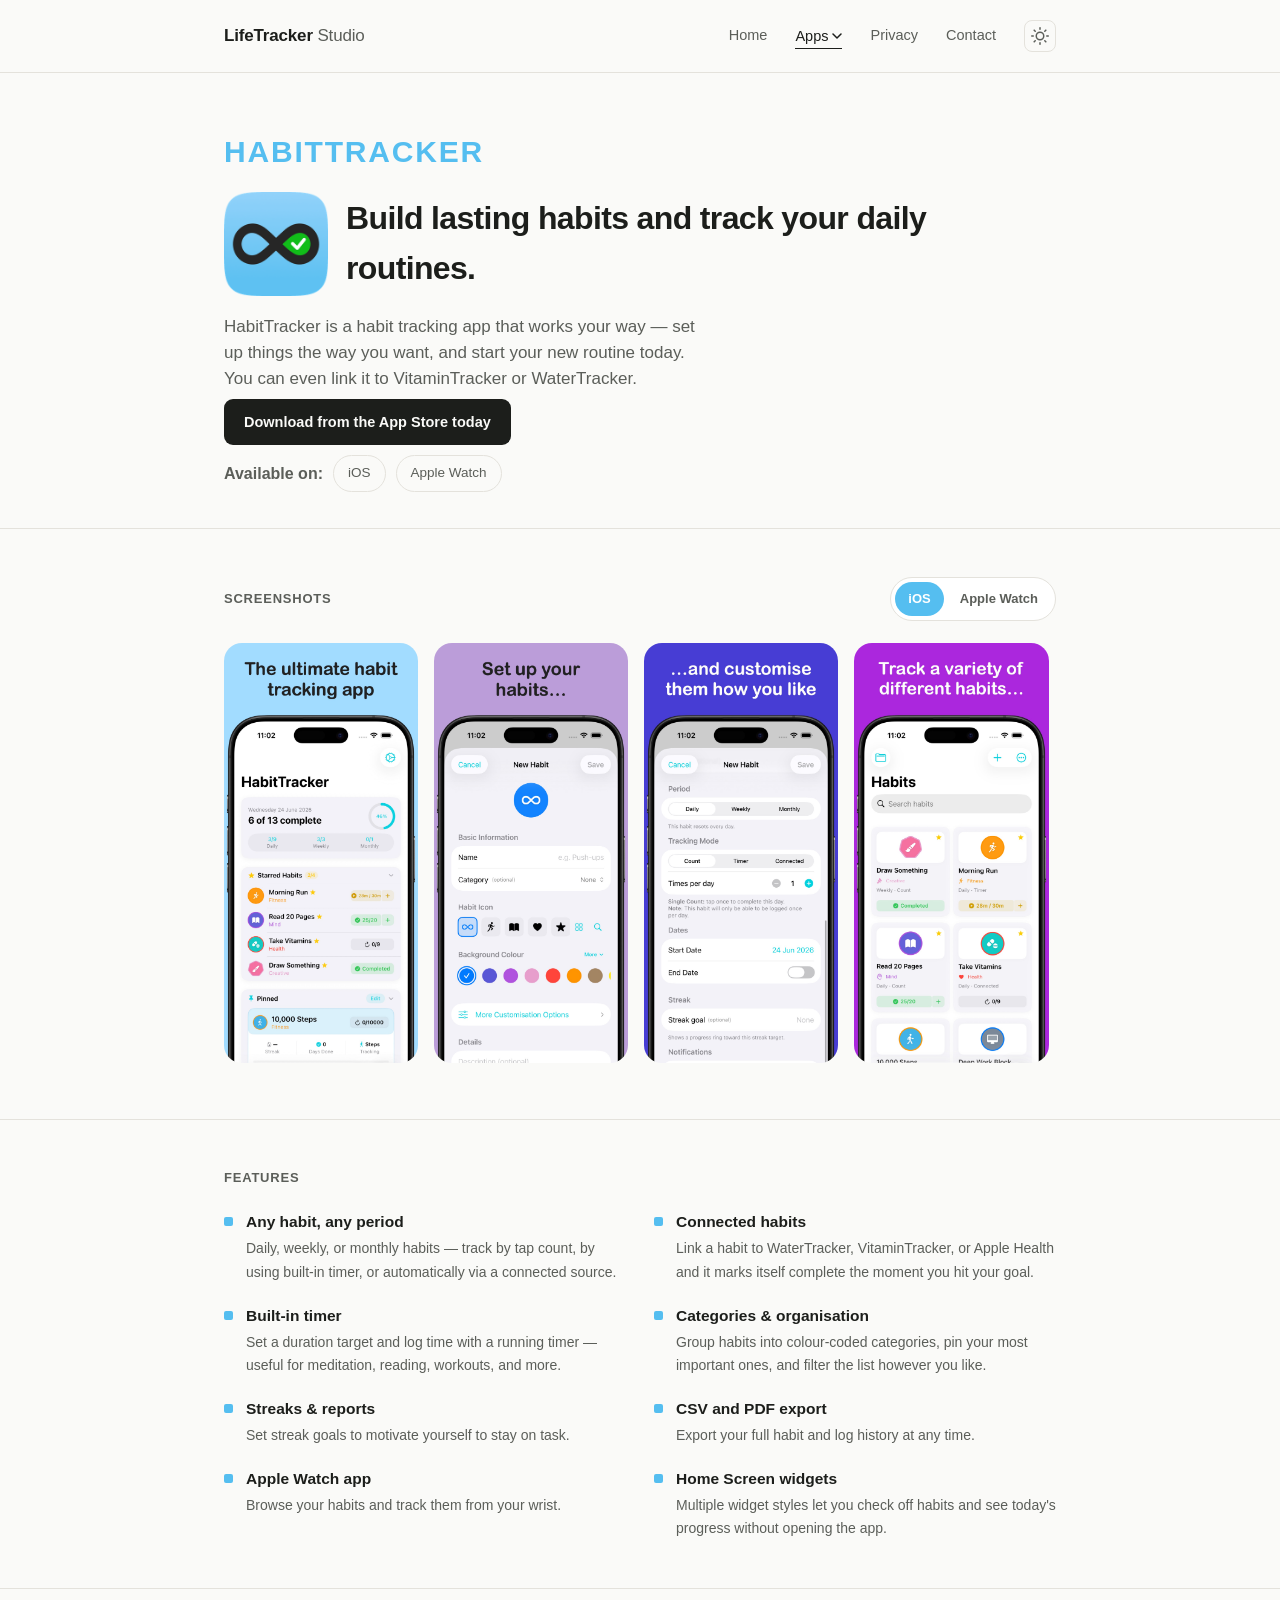
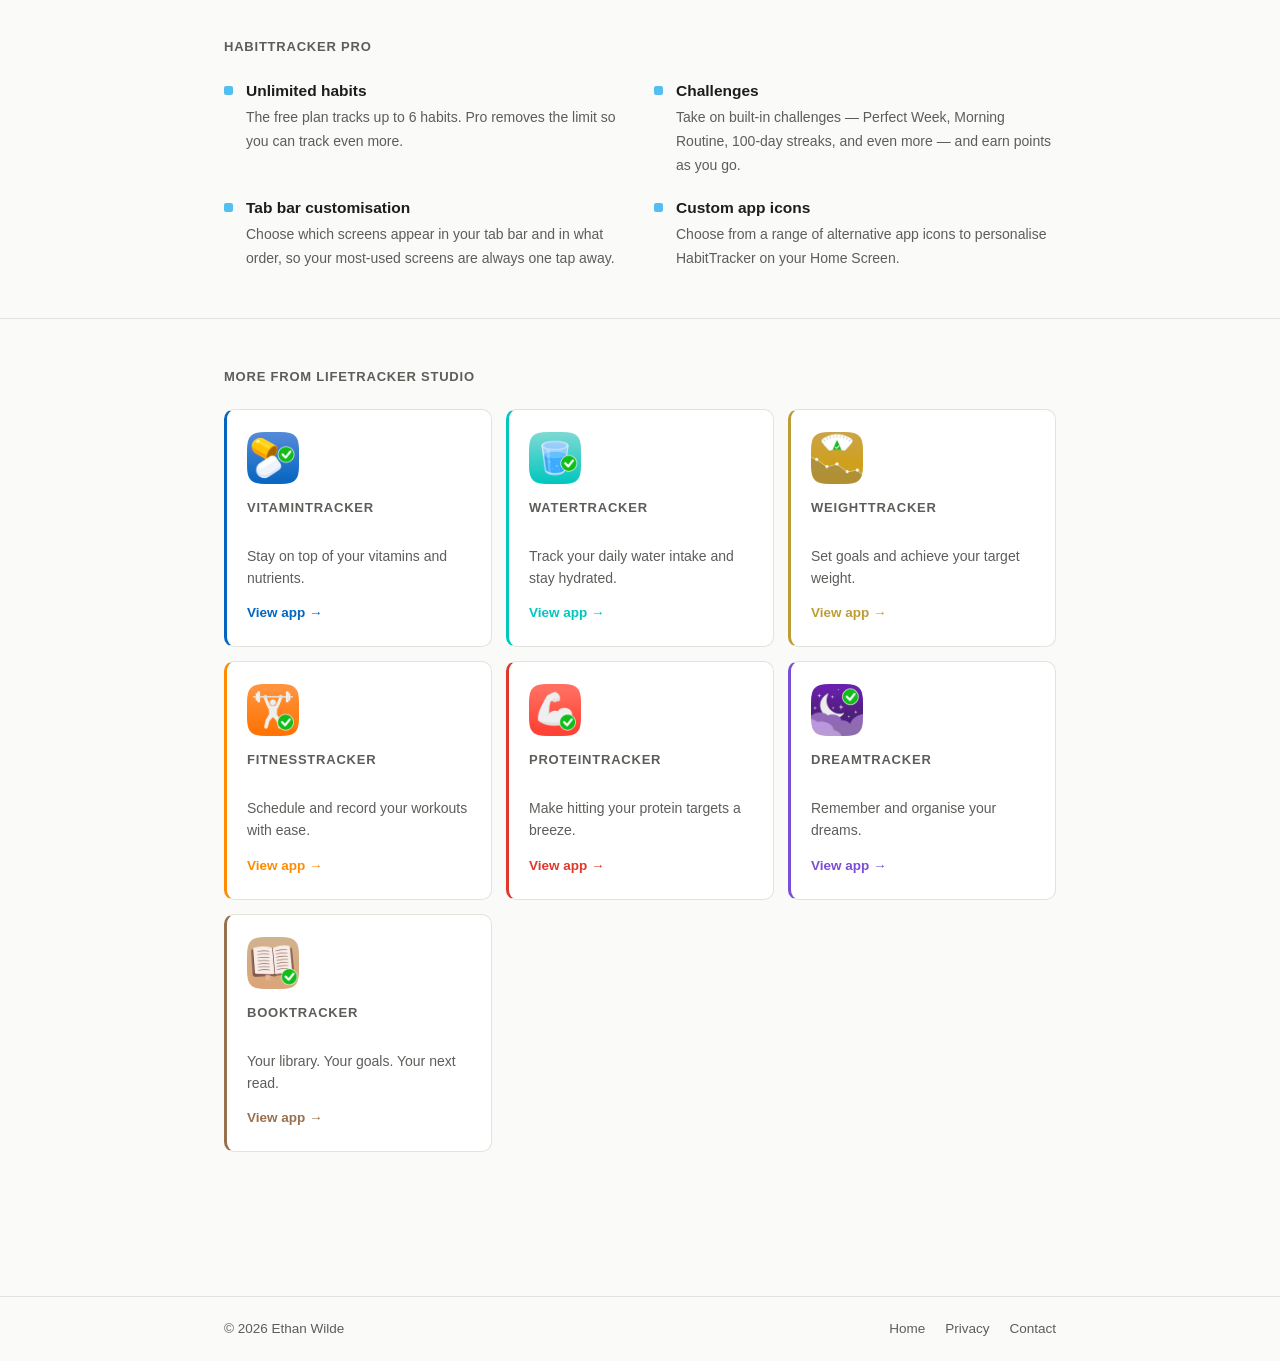
<file: habittracker.html>
<!DOCTYPE html>
<html lang="en">
<head>
<meta charset="UTF-8">
<meta name="viewport" content="width=device-width, initial-scale=1.0">
<title>HabitTracker — Build Lasting Habits</title>
<meta name="description" content="HabitTracker builds routines that connect to your other daily apps, including WaterTracker and VitaminTracker.">
<link rel="stylesheet" href="style.css">
<style>:root { --accent: var(--ht); --tint: var(--ht-tint); }</style>
</head>
<body>

<header class="site-header">
  <div class="wrap">
    <a href="index.html" class="brand">LifeTracker<span> Studio</span></a>
    <nav class="main-nav">
      <a href="index.html">Home</a>
      <div class="nav-dropdown" id="apps-dropdown">
        <button class="nav-dropdown-toggle active" aria-haspopup="true" aria-expanded="false" onclick="toggleAppsMenu()">
          Apps
          <svg width="10" height="6" viewBox="0 0 10 6" fill="none" xmlns="http://www.w3.org/2000/svg">
            <path d="M1 1L5 5L9 1" stroke="currentColor" stroke-width="1.5" stroke-linecap="round" stroke-linejoin="round"/>
          </svg>
        </button>
       <div class="nav-dropdown-menu" role="menu">
          <a href="vitamintracker.html" style="--accent: var(--vt); --tint: var(--vt-tint);">
            <img src="images/VTAppIcon.png" alt="">VitaminTracker</a>
          <a href="watertracker.html" style="--accent: var(--wt); --tint: var(--wt-tint);">
            <img src="images/WTAppIcon.png" alt="">WaterTracker</a>
          <a href="habittracker.html" class="active" style="--accent: var(--ht); --tint: var(--ht-tint);">
            <img src="images/HTAppIcon.png" alt="">HabitTracker</a>
          <a href="weighttracker.html" style="--accent: var(--mt); --tint: var(--mt-tint);">
            <img src="images/MTAppIcon.png" alt="">WeightTracker</a>
          <a href="fitnesstracker.html" style="--accent: var(--ft); --tint: var(--ft-tint);">
            <img src="images/FTAppIcon.png" alt="">FitnessTracker</a>
         <a href="proteintracker.html" style="--accent: var(--st); --tint: var(--st-tint);">
            <img src="images/STAppIcon.png" alt="">ProteinTracker</a>
         <a href="dreamtracker.html" style="--accent: var(--dt); --tint: var(--dt-tint);">
            <img src="images/DTAppIcon.png" alt="">DreamTracker</a>
         <a href="booktracker.html" style="--accent: var(--bt); --tint: var(--bt-tint);">
            <img src="images/BTAppIcon.png" alt="">BookTracker</a>
        </div>
      </div>
      <a href="privacy.html">Privacy</a>
      <a href="contact.html">Contact</a>
      <button class="theme-toggle" onclick="toggleTheme()" aria-label="Toggle dark mode">
        <svg id="theme-icon" width="18" height="18" viewBox="0 0 24 24" fill="none" stroke="currentColor" stroke-width="2" stroke-linecap="round" stroke-linejoin="round">
          <circle cx="12" cy="12" r="5"/>
          <line x1="12" y1="1" x2="12" y2="3"/>
          <line x1="12" y1="21" x2="12" y2="23"/>
          <line x1="4.22" y1="4.22" x2="5.64" y2="5.64"/>
          <line x1="18.36" y1="18.36" x2="19.78" y2="19.78"/>
          <line x1="1" y1="12" x2="3" y2="12"/>
          <line x1="21" y1="12" x2="23" y2="12"/>
          <line x1="4.22" y1="19.78" x2="5.64" y2="18.36"/>
          <line x1="18.36" y1="5.64" x2="19.78" y2="4.22"/>
        </svg>
      </button>
    </nav>
    <button class="nav-toggle" onclick="toggleMobileNav()" aria-label="Toggle menu">
      <span></span>
      <span></span>
      <span></span>
    </button>
  </div>
</header>

<main>
  <section class="app-header">
    <div class="wrap">
      <div class="eyebrow">HabitTracker</div>
      <div class="icon-row">
        <img src="images/HTAppIcon.png" alt="HabitTracker" class="app-icon-big">
        <h1>Build lasting habits and track your daily routines.</h1>
      </div>
      <p class="tagline">HabitTracker is a habit tracking app that works your way — set up things the way you want, and start your new routine today. You can even link it to VitaminTracker or WaterTracker.</p>
<div class="app-cta-group">
  <a href="https://apps.apple.com/app/id6783606927" class="store-button">
    Download from the App Store today
  </a>

  <div class="platform-row" aria-label="Available on iOS and Apple Watch">
    <span class="platform-label">Available on:</span>
    <span class="platform-pill">iOS</span>
    <span class="platform-pill">Apple Watch</span>
  </div>
</div>
    </div>
  </section>

 <section class="section">
  <div class="wrap">
    <div class="screenshot-toolbar">
      <h2>Screenshots</h2>
      <div class="screenshot-picker" role="group" aria-label="Choose screenshot platform">
        <button type="button" data-platform="ios" aria-pressed="true">iOS</button>
        <button type="button" data-platform="watch" aria-pressed="false">Apple Watch</button>
      </div>
    </div>

<div class="screenshot-row" data-platform="ios"
  data-ios-prefix="HT" data-ios-extension="jpeg" data-ios-count="9"
  data-watch-prefix="HTWatch" data-watch-extension="png" data-watch-count="4">
  <figure class="screenshot-card" data-screenshot-index="1" data-ios-caption="Home Screen" data-watch-caption="Home Screen on Apple Watch"><img src="images/HT1.jpeg" alt="Home Screen" class="screenshot"></figure>
      <figure class="screenshot-card" data-screenshot-index="2" data-ios-caption="Set up your habits" data-watch-caption="Set up your habits on Apple Watch"><img src="images/HT2.jpeg" alt="Set up your habits" class="screenshot"></figure>
      <figure class="screenshot-card" data-screenshot-index="3" data-ios-caption="Customise your habits" data-watch-caption="Customise your habits on Apple Watch"><img src="images/HT3.jpeg" alt="Customise your habits" class="screenshot"></figure>
      <figure class="screenshot-card" data-screenshot-index="4" data-ios-caption="Track a variety of habits" data-watch-caption="Track a variety of habits on Apple Watch"><img src="images/HT4.jpeg" alt="Track a variety of habits" class="screenshot"></figure>
      <figure class="screenshot-card" data-screenshot-index="5" data-ios-caption="Across a variety of categories" data-watch-caption="Habit categories on Apple Watch"><img src="images/HT5.jpeg" alt="Across a variety of categories" class="screenshot"></figure>
      <figure class="screenshot-card" data-screenshot-index="6" data-ios-caption="See your progress over time" data-watch-caption="See your progress over time on Apple Watch"><img src="images/HT6.jpeg" alt="See your progress over time" class="screenshot"></figure>
      <figure class="screenshot-card" data-screenshot-index="7" data-ios-caption="Go Pro for Challenges" data-watch-caption="Challenges on Apple Watch"><img src="images/HT7.jpeg" alt="Go Pro for Challenges" class="screenshot"></figure>
      <figure class="screenshot-card" data-screenshot-index="8" data-ios-caption="Export to CSV or PDF" data-watch-caption="Export to CSV or PDF on Apple Watch"><img src="images/HT8.jpeg" alt="Export to CSV or PDF" class="screenshot"></figure>
      <figure class="screenshot-card" data-screenshot-index="9" data-ios-caption="Widget and Control Centre support" data-watch-caption="Widget and Control Centre support on Apple Watch"><img src="images/HT9.jpeg" alt="Widget and Control Centre support" class="screenshot"></figure>
    </div>
  </div>
</section>

  <section class="section">
    <div class="wrap">
      <h2>Features</h2>
      <ul class="feature-list">
        <li>
          <strong>Any habit, any period</strong>
          <span class="desc">Daily, weekly, or monthly habits — track by tap count, by using built-in timer, or automatically via a connected source.</span>
        </li>
        <li>
          <strong>Connected habits</strong>
          <span class="desc">Link a habit to WaterTracker, VitaminTracker, or Apple Health and it marks itself complete the moment you hit your goal.</span>
        </li>
        <li>
          <strong>Built-in timer</strong>
          <span class="desc">Set a duration target and log time with a running timer — useful for meditation, reading, workouts, and more.</span>
        </li>
         <li>
          <strong>Categories &amp; organisation</strong>
          <span class="desc">Group habits into colour-coded categories, pin your most important ones, and filter the list however you like.</span>
        </li>
        <li>
          <strong>Streaks &amp; reports</strong>
          <span class="desc">Set streak goals to motivate yourself to stay on task.</span>
        </li>
         <li>
          <strong>CSV and PDF export</strong>
          <span class="desc">Export your full habit and log history at any time.</span>
        </li>
        <li>
          <strong>Apple Watch app</strong>
          <span class="desc">Browse your habits and track them from your wrist.</span>
        </li>
        <li>
          <strong>Home Screen widgets</strong>
          <span class="desc">Multiple widget styles let you check off habits and see today's progress without opening the app.</span>
        </li>
       
       
      </ul>
    </div>
  </section>

<section class="section">
    <div class="wrap">
      <h2>HabitTracker Pro</h2>
      <ul class="feature-list">
        <li>
          <strong>Unlimited habits</strong>
          <span class="desc">The free plan tracks up to 6 habits. Pro removes the limit so you can track even more.</span>
        </li>
         <li>
          <strong>Challenges</strong>
          <span class="desc">Take on built-in challenges — Perfect Week, Morning Routine, 100-day streaks, and even more — and earn points as you go.</span>
        </li>
       
        <li>
          <strong>Tab bar customisation</strong>
          <span class="desc">Choose which screens appear in your tab bar and in what order, so your most-used screens are always one tap away.</span>
        </li>
        <li>
          <strong>Custom app icons</strong>
          <span class="desc">Choose from a range of alternative app icons to personalise HabitTracker on your Home Screen.</span>
        </li>
      </ul>
    </div>
  </section>



  <section class="section">
    <div class="wrap">
      <h2>More from LifeTracker Studio</h2>
      <div class="other-apps">

                <a href="vitamintracker.html" class="app-card" style="--accent: var(--vt); --tint: var(--vt-tint);">
          <img src="images/VTAppIcon.png" alt="VitaminTracker" class="app-icon">
        <h2>VitaminTracker</h2>
        <p class="tagline">Stay on top of your vitamins and nutrients.</p>
          <span class="cta">View app &rarr;</span>
        </a>
        
        
        <a href="watertracker.html" class="app-card" style="--accent: var(--wt); --tint: var(--wt-tint);">
          <img src="images/WTAppIcon.png" alt="WaterTracker" class="app-icon">
          <h2>WaterTracker</h2>
          <p class="tagline">Track your daily water intake and stay hydrated.</p>
          <span class="cta">View app &rarr;</span>
        </a>

        <a href="weighttracker.html" class="app-card" style="--accent: var(--mt); --tint: var(--mt-tint);">
          <img src="images/MTAppIcon.png" alt="WeightTracker" class="app-icon">
          <h2>WeightTracker</h2>
          <p class="tagline">Set goals and achieve your target weight.</p>
          <span class="cta">View app &rarr;</span>
        </a>

        <a href="fitnesstracker.html" class="app-card" style="--accent: var(--ft); --tint: var(--ft-tint);">
          <img src="images/FTAppIcon.png" alt="FitnessTracker" class="app-icon">
          <h2>FitnessTracker</h2>
          <p class="tagline">Schedule and record your workouts with ease.</p>
          <span class="cta">View app &rarr;</span>
        </a>
        
         <a href="proteintracker.html" class="app-card" style="--accent: var(--st); --tint: var(--st-tint);">
          <img src="images/STAppIcon.png" alt="ProteinTracker" class="app-icon">
          <h2>ProteinTracker</h2>
          <p class="tagline">Make hitting your protein targets a breeze.</p>
          <span class="cta">View app &rarr;</span>
        </a>

 <a href="dreamtracker.html" class="app-card" style="--accent: var(--dt); --tint: var(--dt-tint);">
          <img src="images/DTAppIcon.png" alt="DreamTracker" class="app-icon">
          <h2>DreamTracker</h2>
          <p class="tagline">Remember and organise your dreams.</p>
          <span class="cta">View app &rarr;</span>
        </a>

         <a href="booktracker.html" class="app-card" style="--accent: var(--bt); --tint: var(--bt-tint);">
          <img src="images/BTAppIcon.png" alt="BookTracker" class="app-icon">
          <h2>BookTracker</h2>
          <p class="tagline">Your library. Your goals. Your next read.</p>
          <span class="cta">View app &rarr;</span>
        </a>
        
      </div>
    </div>
  </section>
</main>


<footer class="site-footer">
  <div class="wrap">
    <span>&copy; 2026 Ethan Wilde</span>
    <div class="footer-links">
      <a href="index.html">Home</a>
      <a href="privacy.html">Privacy</a>
      <a href="contact.html">Contact</a>
    </div>
  </div>
</footer>

<div id="lightbox" style="display:none; position:fixed; inset:0; background:rgba(0,0,0,0.85); z-index:999; align-items:center; justify-content:center; cursor:zoom-out;" onclick="this.style.display='none'">
  <img id="lightbox-img" style="max-height:90vh; max-width:90vw; border-radius:18px;">
</div>

<script>
function toggleAppsMenu() {
  const dropdown = document.getElementById('apps-dropdown');
  const isMobile = window.innerWidth <= 760;
  
  if (isMobile) {
    dropdown.classList.toggle('expanded');
  } else {
    const isOpen = dropdown.classList.toggle('open');
    dropdown.querySelector('[aria-expanded]').setAttribute('aria-expanded', isOpen);
  }
}

document.addEventListener('click', function(e) {
  const dropdown = document.getElementById('apps-dropdown');
  if (!dropdown.contains(e.target)) {
    dropdown.classList.remove('open');
    dropdown.querySelector('[aria-expanded]').setAttribute('aria-expanded', 'false');
  }
});


function toggleTheme() {
  const isDark = document.body.classList.toggle('dark');
  localStorage.setItem('theme', isDark ? 'dark' : 'light');
  updateThemeIcon(isDark);
}

function updateThemeIcon(isDark) {
  const icon = document.getElementById('theme-icon');
  if (isDark) {
    icon.innerHTML = '<path d="M21 12.79A9 9 0 1 1 11.21 3 7 7 0 0 0 21 12.79z"/>';
  } else {
    icon.innerHTML = '<circle cx="12" cy="12" r="5"/><line x1="12" y1="1" x2="12" y2="3"/><line x1="12" y1="21" x2="12" y2="23"/><line x1="4.22" y1="4.22" x2="5.64" y2="5.64"/><line x1="18.36" y1="18.36" x2="19.78" y2="19.78"/><line x1="1" y1="12" x2="3" y2="12"/><line x1="21" y1="12" x2="23" y2="12"/><line x1="4.22" y1="19.78" x2="5.64" y2="18.36"/><line x1="18.36" y1="5.64" x2="19.78" y2="4.22"/>';
  }
}

// Apply saved theme on load
(function() {
  const saved = localStorage.getItem('theme');
  if (saved === 'dark') {
    document.body.classList.add('dark');
    updateThemeIcon(true);
  }
})();
function toggleMobileNav() {
  document.querySelector('nav.main-nav').classList.toggle('open');
}
  
</script>

  <script src="screenshot-picker.js"></script>
<!-- Cloudflare Web Analytics --><script type='module' src='https://static.cloudflareinsights.com/beacon.min.js' data-cf-beacon='{"token": "4a358df7d3a24d5bb9c0bc8a1a16b9c5"}'></script><!-- End Cloudflare Web Analytics -->
</body>
</html>
</file>
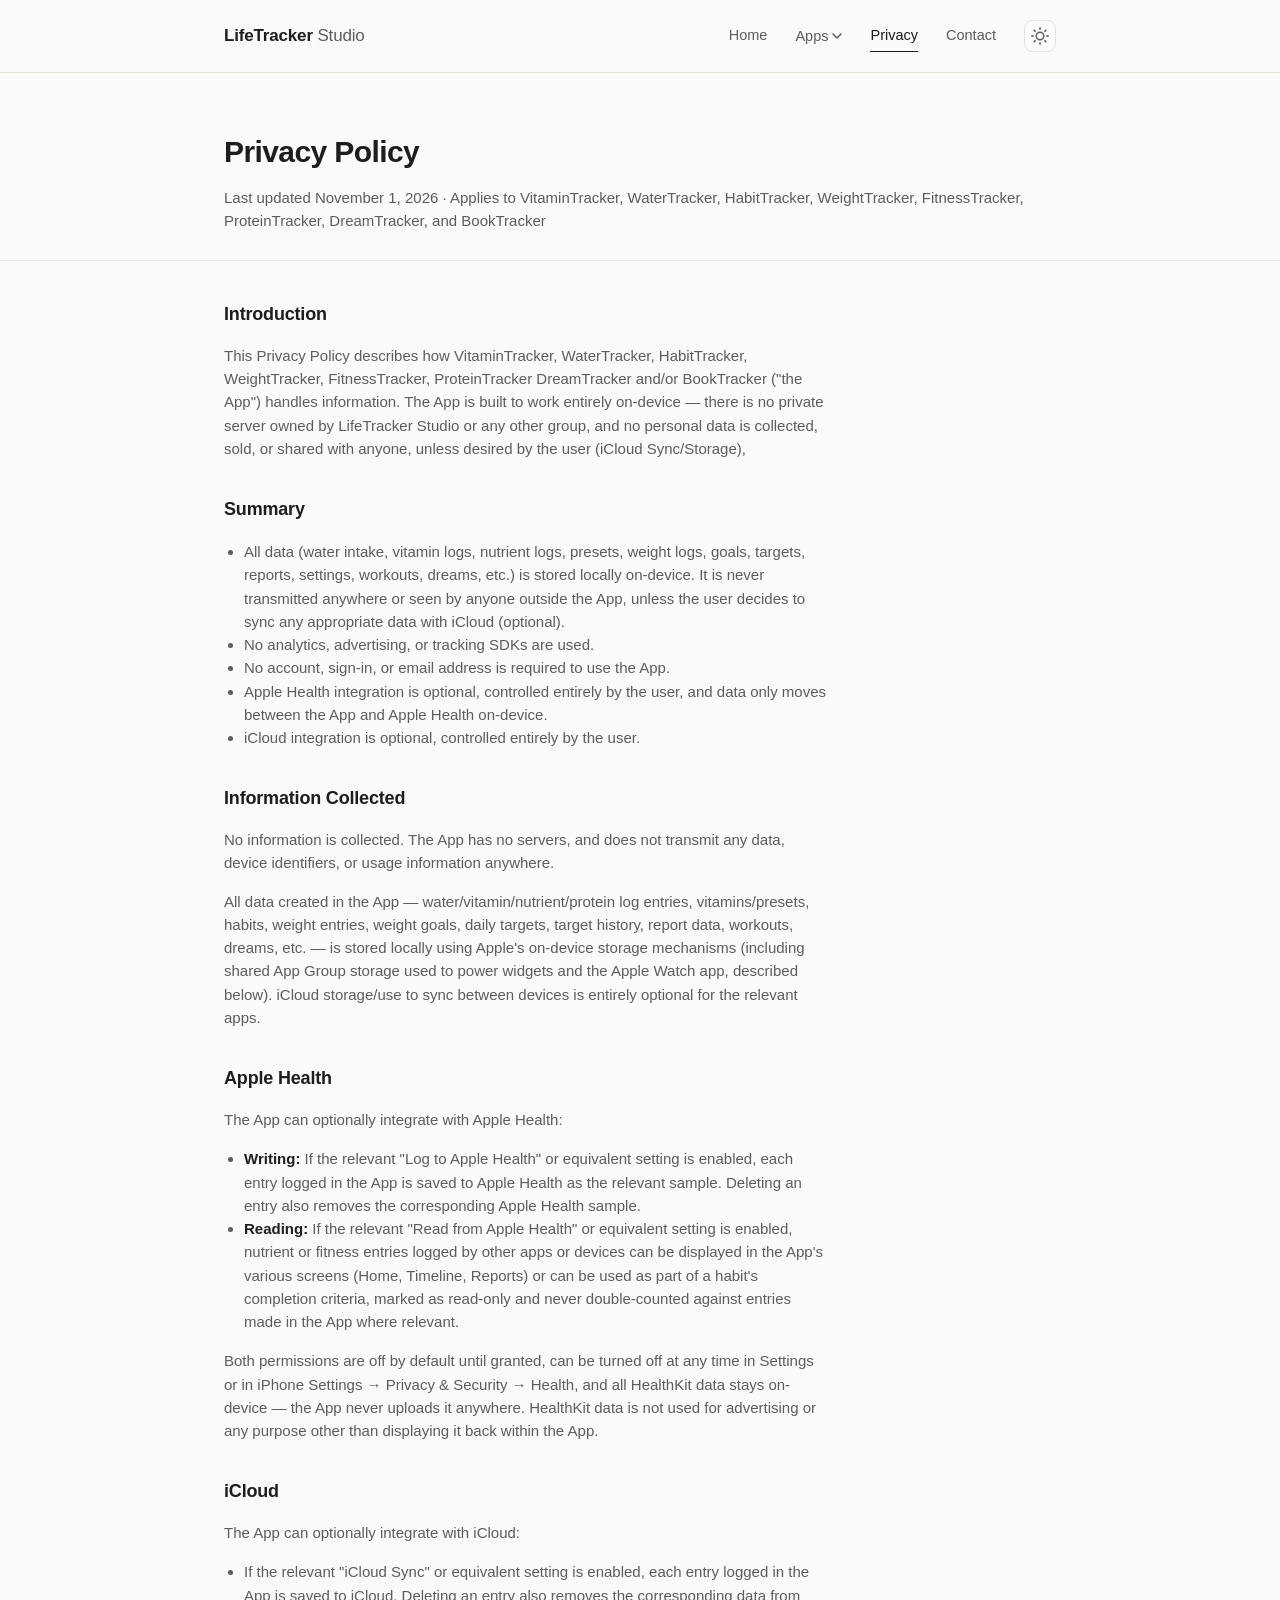
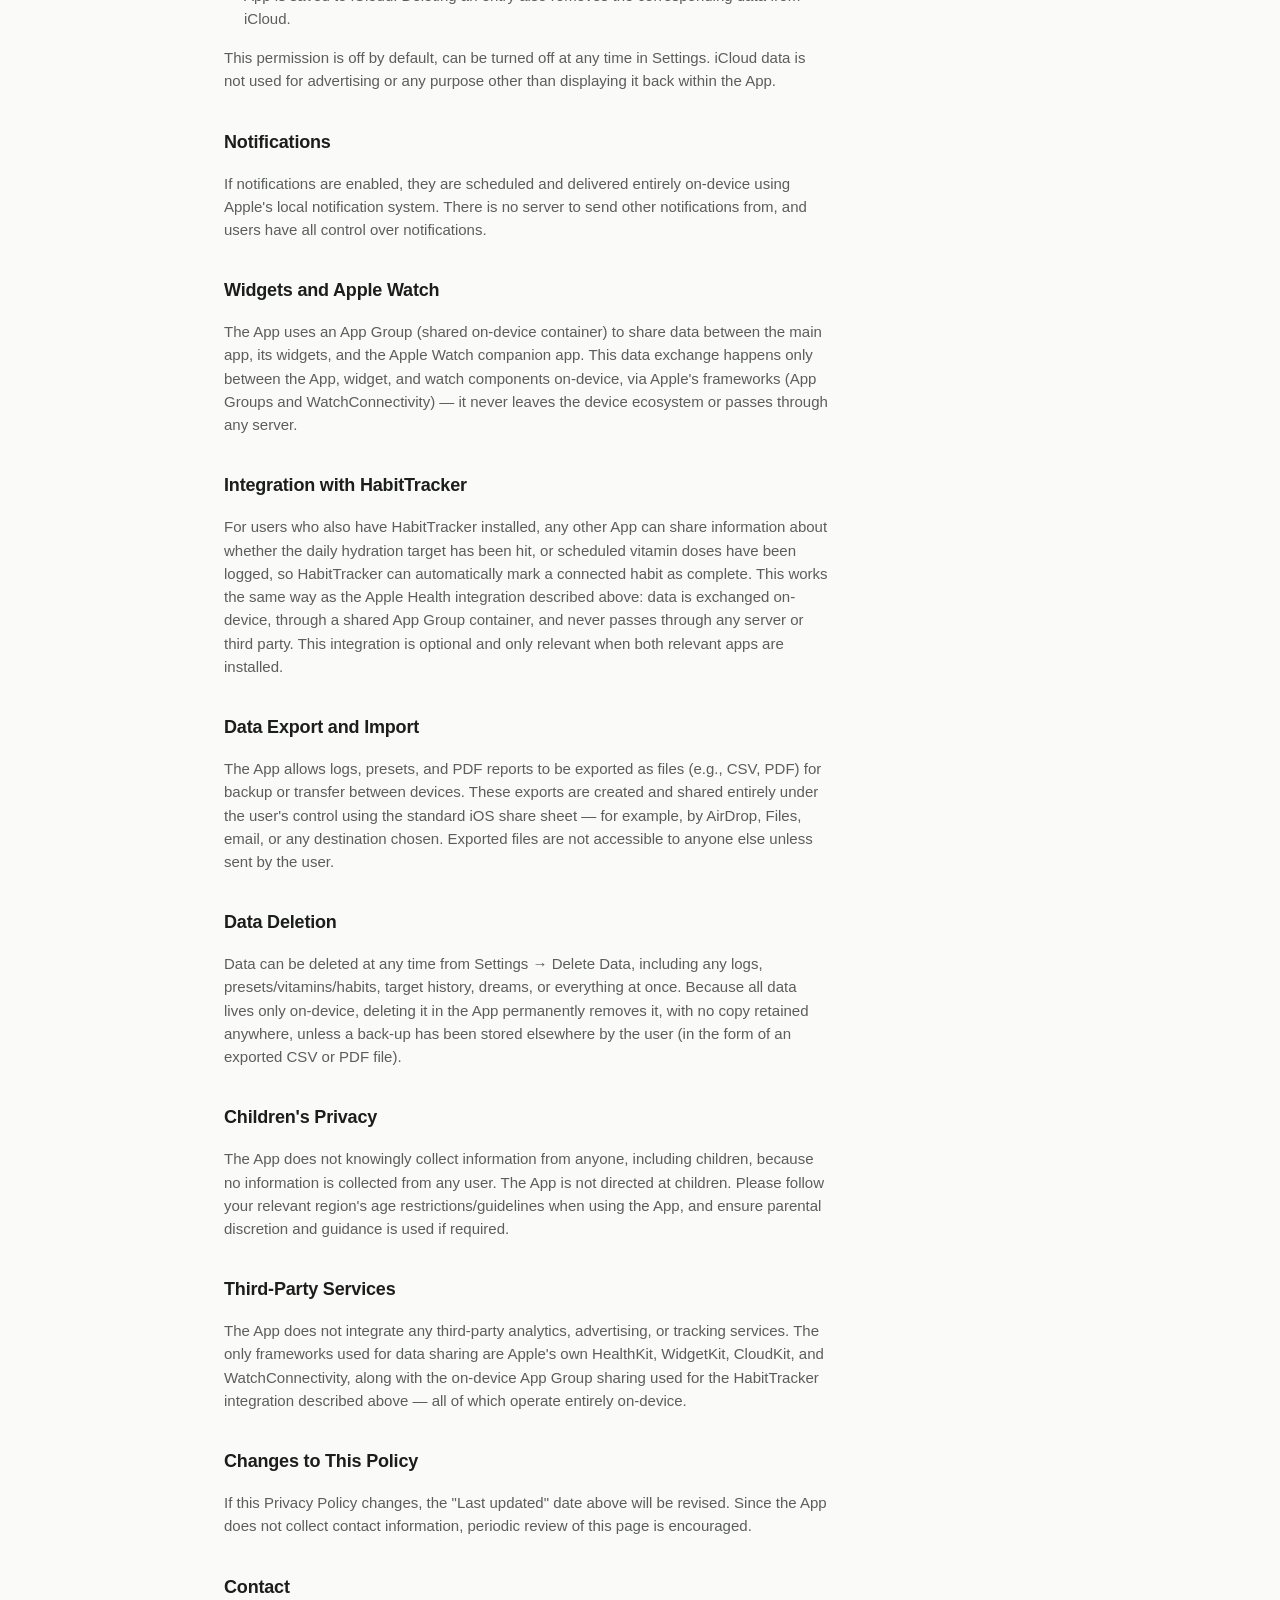
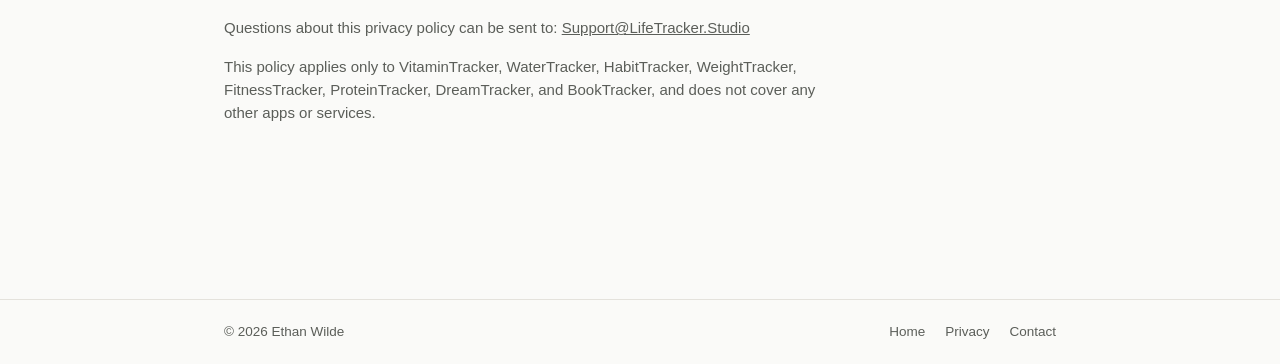
<file: privacy.html>
<!DOCTYPE html>
<html lang="en">
<head>
<meta charset="UTF-8">
<meta name="viewport" content="width=device-width, initial-scale=1.0">
<title>Privacy Policy — LifeTracker Studio</title>
<meta name="description" content="Privacy policy for LifeTracker Apps.">
<link rel="stylesheet" href="style.css">
</head>
<body>

<header class="site-header">
  <div class="wrap">
    <a href="index.html" class="brand">LifeTracker<span> Studio</span></a>
    <nav class="main-nav">
      <a href="index.html">Home</a>
      <div class="nav-dropdown" id="apps-dropdown">
        <button class="nav-dropdown-toggle" aria-haspopup="true" aria-expanded="false" onclick="toggleAppsMenu()">
          Apps
          <svg width="10" height="6" viewBox="0 0 10 6" fill="none" xmlns="http://www.w3.org/2000/svg">
            <path d="M1 1L5 5L9 1" stroke="currentColor" stroke-width="1.5" stroke-linecap="round" stroke-linejoin="round"/>
          </svg>
        </button>
        <div class="nav-dropdown-menu" role="menu">
          <a href="vitamintracker.html" style="--accent: var(--vt); --tint: var(--vt-tint);">
            <img src="images/VTAppIcon.png" alt="">VitaminTracker</a>
          <a href="watertracker.html" style="--accent: var(--wt); --tint: var(--wt-tint);">
            <img src="images/WTAppIcon.png" alt="">WaterTracker</a>
          <a href="habittracker.html" style="--accent: var(--ht); --tint: var(--ht-tint);">
            <img src="images/HTAppIcon.png" alt="">HabitTracker</a>
          <a href="weighttracker.html" style="--accent: var(--mt); --tint: var(--mt-tint);">
            <img src="images/MTAppIcon.png" alt="">WeightTracker</a>
           <a href="fitnesstracker.html" style="--accent: var(--ft); --tint: var(--ft-tint);">
            <img src="images/FTAppIcon.png" alt="">FitnessTracker</a>
          <a href="proteintracker.html" style="--accent: var(--st); --tint: var(--st-tint);">
            <img src="images/STAppIcon.png" alt="">ProteinTracker</a>
          <a href="dreamtracker.html" style="--accent: var(--dt); --tint: var(--dt-tint);">
            <img src="images/DTAppIcon.png" alt="">DreamTracker</a>
          <a href="booktracker.html" style="--accent: var(--bt); --tint: var(--bt-tint);">
            <img src="images/BTAppIcon.png" alt="">BookTracker</a>
        </div>
      </div>
      <a href="privacy.html" class="active">Privacy</a>
      <a href="contact.html">Contact</a>
      <button class="theme-toggle" onclick="toggleTheme()" aria-label="Toggle dark mode">
        <svg id="theme-icon" width="18" height="18" viewBox="0 0 24 24" fill="none" stroke="currentColor" stroke-width="2" stroke-linecap="round" stroke-linejoin="round">
          <circle cx="12" cy="12" r="5"/>
          <line x1="12" y1="1" x2="12" y2="3"/>
          <line x1="12" y1="21" x2="12" y2="23"/>
          <line x1="4.22" y1="4.22" x2="5.64" y2="5.64"/>
          <line x1="18.36" y1="18.36" x2="19.78" y2="19.78"/>
          <line x1="1" y1="12" x2="3" y2="12"/>
          <line x1="21" y1="12" x2="23" y2="12"/>
          <line x1="4.22" y1="19.78" x2="5.64" y2="18.36"/>
          <line x1="18.36" y1="5.64" x2="19.78" y2="4.22"/>
        </svg>
      </button>
    </nav>
    <button class="nav-toggle" onclick="toggleMobileNav()" aria-label="Toggle menu">
      <span></span>
      <span></span>
      <span></span>
    </button>
  </div>
</header>

<main>
  <section class="page-header">
    <div class="wrap">
      <h1>Privacy Policy</h1>
      <p>Last updated November 1, 2026 · Applies to VitaminTracker, WaterTracker, HabitTracker, WeightTracker, FitnessTracker, ProteinTracker, DreamTracker, and BookTracker</p>
    </div>
  </section>

  <section class="wrap">
    <div class="prose">

      <h2>Introduction</h2>
<p>This Privacy Policy describes how VitaminTracker, WaterTracker, HabitTracker, WeightTracker, FitnessTracker, ProteinTracker DreamTracker and/or BookTracker ("the App") handles information. The App is built to work entirely on-device — there is no private server owned by LifeTracker Studio or any other group, and no personal data is collected, sold, or shared with anyone, unless desired by the user (iCloud Sync/Storage),</p>

      <h2>Summary</h2>
<ul>
  <li>All data (water intake, vitamin logs, nutrient logs, presets, weight logs, goals, targets, reports, settings, workouts, dreams, etc.) is stored locally on-device. It is never transmitted anywhere or seen by anyone outside the App, unless the user decides to sync any appropriate data with iCloud (optional).</li>
  <li>No analytics, advertising, or tracking SDKs are used.</li>
  <li>No account, sign-in, or email address is required to use the App.</li>
  <li>Apple Health integration is optional, controlled entirely by the user, and data only moves between the App and Apple Health on-device.</li>
  <li>iCloud integration is optional, controlled entirely by the user.</li>
</ul>

<h2>Information Collected</h2>
<p>No information is collected. The App has no servers, and does not transmit any data, device identifiers, or usage information anywhere.</p>
<p>All data created in the App — water/vitamin/nutrient/protein log entries, vitamins/presets, habits, weight entries, weight goals, daily targets, target history, report data, workouts, dreams, etc. — is stored locally using Apple's on-device storage mechanisms (including shared App Group storage used to power widgets and the Apple Watch app, described below). iCloud storage/use to sync between devices is entirely optional for the relevant apps.</p>

<h2>Apple Health</h2>
<p>The App can optionally integrate with Apple Health:</p>
<ul>
  <li><strong>Writing:</strong> If the relevant "Log to Apple Health" or equivalent setting is enabled, each entry logged in the App is saved to Apple Health as the relevant sample. Deleting an entry also removes the corresponding Apple Health sample.</li>
  <li><strong>Reading:</strong> If the relevant "Read from Apple Health" or equivalent setting is enabled, nutrient or fitness entries logged by other apps or devices can be displayed in the App's various screens (Home, Timeline, Reports) or can be used as part of a habit's completion criteria, marked as read-only and never double-counted against entries made in the App where relevant.</li>
</ul>
<p>Both permissions are off by default until granted, can be turned off at any time in Settings or in iPhone Settings → Privacy &amp; Security → Health, and all HealthKit data stays on-device — the App never uploads it anywhere. HealthKit data is not used for advertising or any purpose other than displaying it back within the App.</p>

      <h2>iCloud</h2>
<p>The App can optionally integrate with iCloud:</p>
<ul>
  <li>If the relevant "iCloud Sync" or equivalent setting is enabled, each entry logged in the App is saved to iCloud. Deleting an entry also removes the corresponding data from iCloud.</li>
</ul>
<p>This permission is off by default, can be turned off at any time in Settings. iCloud data is not used for advertising or any purpose other than displaying it back within the App.</p>

<h2>Notifications</h2>
<p>If notifications are enabled, they are scheduled and delivered entirely on-device using Apple's local notification system. There is no server to send other notifications from, and users have all control over notifications.</p>

<h2>Widgets and Apple Watch</h2>
<p>The App uses an App Group (shared on-device container) to share data between the main app, its widgets, and the Apple Watch companion app. This data exchange happens only between the App, widget, and watch components on-device, via Apple's frameworks (App Groups and WatchConnectivity) — it never leaves the device ecosystem or passes through any server.</p>

<h2>Integration with HabitTracker</h2>
<p>For users who also have HabitTracker installed, any other App can share information about whether the daily hydration target has been hit, or scheduled vitamin doses have been logged, so HabitTracker can automatically mark a connected habit as complete. This works the same way as the Apple Health integration described above: data is exchanged on-device, through a shared App Group container, and never passes through any server or third party. This integration is optional and only relevant when both relevant apps are installed.</p>

<h2>Data Export and Import</h2>
<p>The App allows logs, presets, and PDF reports to be exported as files (e.g., CSV, PDF) for backup or transfer between devices. These exports are created and shared entirely under the user's control using the standard iOS share sheet — for example, by AirDrop, Files, email, or any destination chosen. Exported files are not accessible to anyone else unless sent by the user.</p>

<h2>Data Deletion</h2>
<p>Data can be deleted at any time from Settings → Delete Data, including any logs, presets/vitamins/habits, target history, dreams, or everything at once. Because all data lives only on-device, deleting it in the App permanently removes it, with no copy retained anywhere, unless a back-up has been stored elsewhere by the user (in the form of an exported CSV or PDF file).</p>

<h2>Children's Privacy</h2>
<p>The App does not knowingly collect information from anyone, including children, because no information is collected from any user. The App is not directed at children. Please follow your relevant region's age restrictions/guidelines when using the App, and ensure parental discretion and guidance is used if required.</p>

<h2>Third-Party Services</h2>
<p>The App does not integrate any third-party analytics, advertising, or tracking services. The only frameworks used for data sharing are Apple's own HealthKit, WidgetKit, CloudKit, and WatchConnectivity, along with the on-device App Group sharing used for the HabitTracker integration described above — all of which operate entirely on-device.</p>

<h2>Changes to This Policy</h2>
<p>If this Privacy Policy changes, the "Last updated" date above will be revised. Since the App does not collect contact information, periodic review of this page is encouraged.</p>

<h2>Contact</h2>
<p>Questions about this privacy policy can be sent to: <a href="mailto:Support@LifeTracker.Studio">Support@LifeTracker.Studio</a></p>
<p>This policy applies only to VitaminTracker, WaterTracker, HabitTracker, WeightTracker, FitnessTracker, ProteinTracker, DreamTracker, and BookTracker, and does not cover any other apps or services.</p>

    </div>
  </section>
</main>

<footer class="site-footer">
  <div class="wrap">
    <span>&copy; 2026 Ethan Wilde</span>
    <div class="footer-links">
      <a href="index.html">Home</a>
      <a href="privacy.html">Privacy</a>
      <a href="contact.html">Contact</a>
    </div>
  </div>
</footer>

<script>
function toggleAppsMenu() {
  const dropdown = document.getElementById('apps-dropdown');
  const isMobile = window.innerWidth <= 760;
  
  if (isMobile) {
    dropdown.classList.toggle('expanded');
  } else {
    const isOpen = dropdown.classList.toggle('open');
    dropdown.querySelector('[aria-expanded]').setAttribute('aria-expanded', isOpen);
  }
}

document.addEventListener('click', function(e) {
  const dropdown = document.getElementById('apps-dropdown');
  if (!dropdown.contains(e.target)) {
    dropdown.classList.remove('open');
    dropdown.querySelector('[aria-expanded]').setAttribute('aria-expanded', 'false');
  }
});
function toggleTheme() {
  const isDark = document.body.classList.toggle('dark');
  localStorage.setItem('theme', isDark ? 'dark' : 'light');
  updateThemeIcon(isDark);
}

function updateThemeIcon(isDark) {
  const icon = document.getElementById('theme-icon');
  if (isDark) {
    icon.innerHTML = '<path d="M21 12.79A9 9 0 1 1 11.21 3 7 7 0 0 0 21 12.79z"/>';
  } else {
    icon.innerHTML = '<circle cx="12" cy="12" r="5"/><line x1="12" y1="1" x2="12" y2="3"/><line x1="12" y1="21" x2="12" y2="23"/><line x1="4.22" y1="4.22" x2="5.64" y2="5.64"/><line x1="18.36" y1="18.36" x2="19.78" y2="19.78"/><line x1="1" y1="12" x2="3" y2="12"/><line x1="21" y1="12" x2="23" y2="12"/><line x1="4.22" y1="19.78" x2="5.64" y2="18.36"/><line x1="18.36" y1="5.64" x2="19.78" y2="4.22"/>';
  }
}

// Apply saved theme on load
(function() {
  const saved = localStorage.getItem('theme');
  if (saved === 'dark') {
    document.body.classList.add('dark');
    updateThemeIcon(true);
  }
})();

function toggleMobileNav() {
  document.querySelector('nav.main-nav').classList.toggle('open');
}
</script>
<!-- Cloudflare Web Analytics --><script type='module' src='https://static.cloudflareinsights.com/beacon.min.js' data-cf-beacon='{"token": "4a358df7d3a24d5bb9c0bc8a1a16b9c5"}'></script><!-- End Cloudflare Web Analytics -->
</body>
</html>
</file>
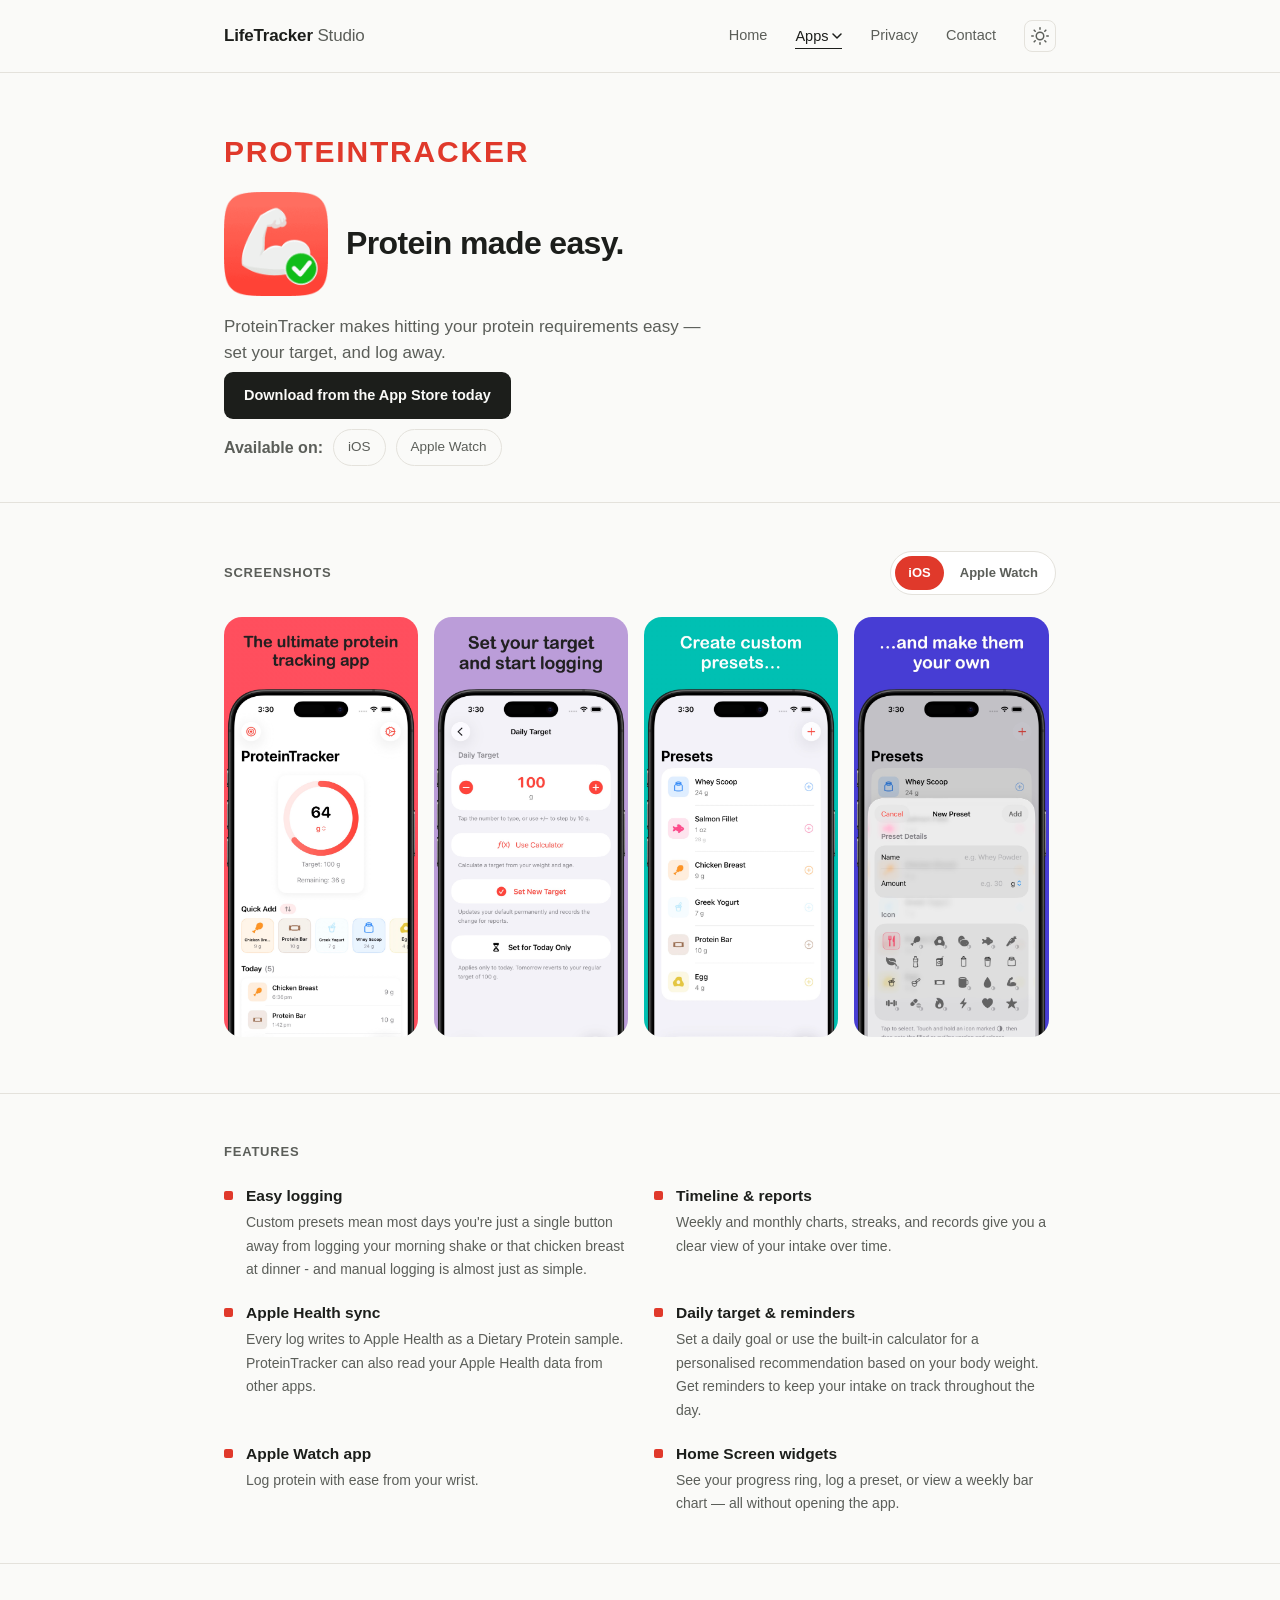
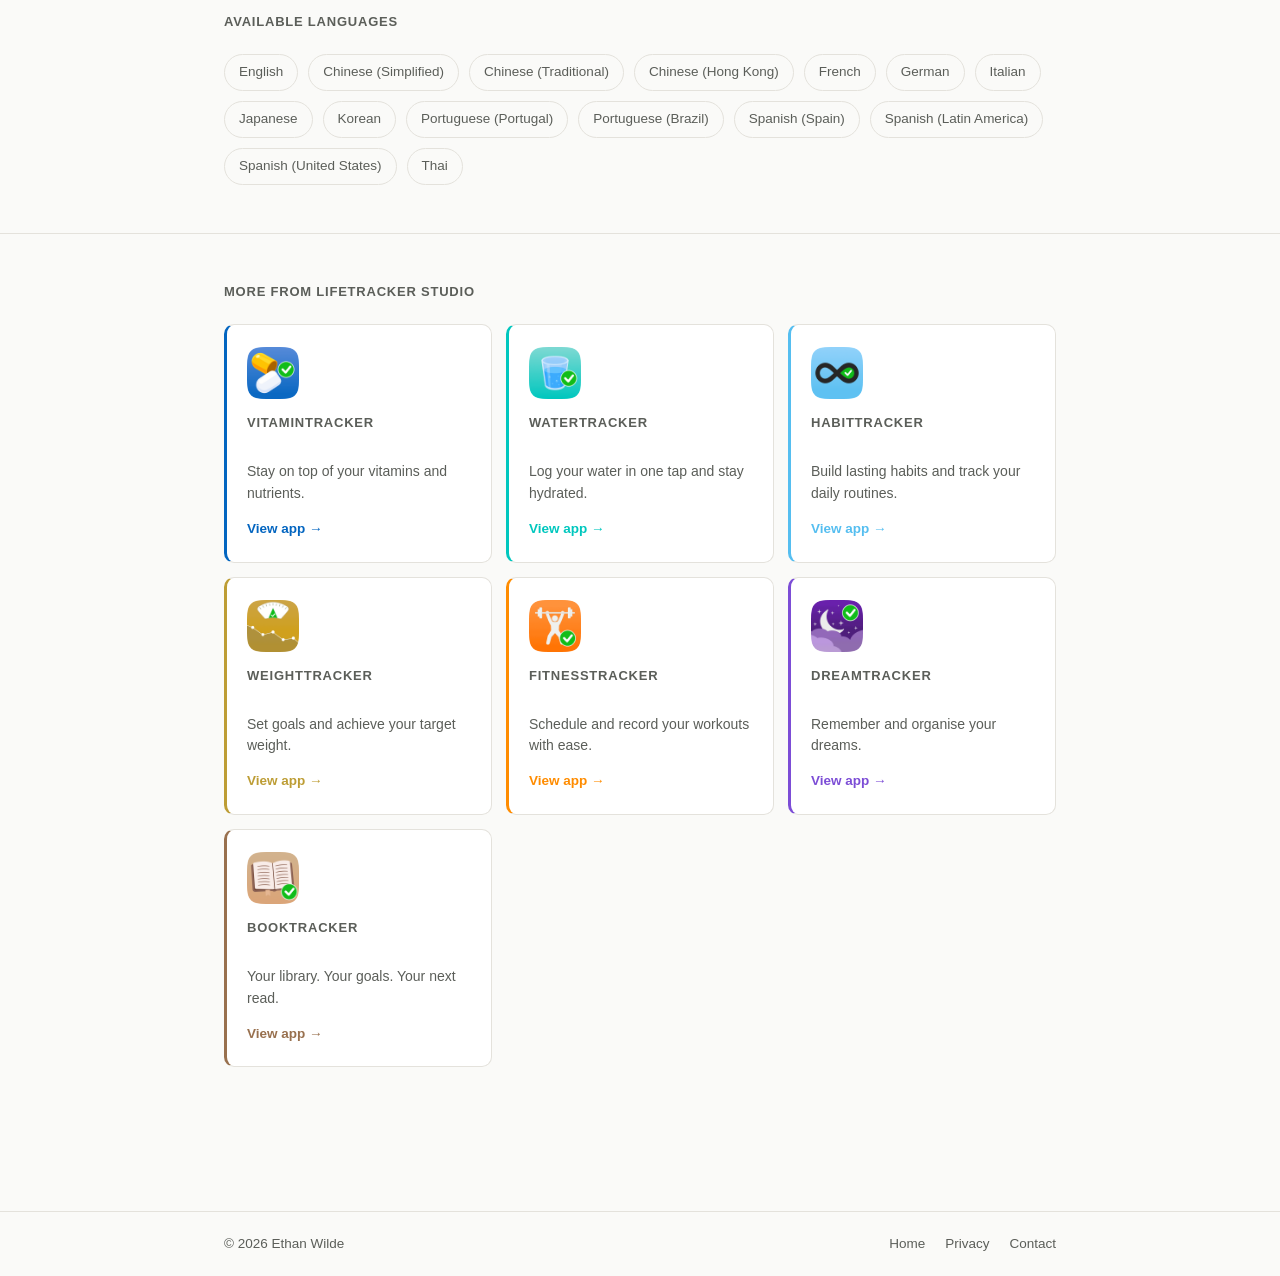
<file: proteintracker.html>
<!DOCTYPE html>
<html lang="en">
<head>
<meta charset="UTF-8">
<meta name="viewport" content="width=device-width, initial-scale=1.0">
<title>ProteinTracker — Your Protein Made Easy</title>
<meta name="description" content="ProteinTracker keeps you on top of how much protein you need, and how much you have taken.">
<link rel="stylesheet" href="style.css">
<style>:root { --accent: var(--st); --tint: var(--st-tint); }</style>
</head>
<body>

<header class="site-header">
  <div class="wrap">
    <a href="index.html" class="brand">LifeTracker<span> Studio</span></a>
    <nav class="main-nav">
      <a href="index.html">Home</a>
      <div class="nav-dropdown" id="apps-dropdown">
        <button class="nav-dropdown-toggle active" aria-haspopup="true" aria-expanded="false" onclick="toggleAppsMenu()">
          Apps
          <svg width="10" height="6" viewBox="0 0 10 6" fill="none" xmlns="http://www.w3.org/2000/svg">
            <path d="M1 1L5 5L9 1" stroke="currentColor" stroke-width="1.5" stroke-linecap="round" stroke-linejoin="round"/>
          </svg>
        </button>
        <div class="nav-dropdown-menu" role="menu">
          <a href="vitamintracker.html" style="--accent: var(--vt); --tint: var(--vt-tint);">
            <img src="images/VTAppIcon.png" alt="">VitaminTracker</a>
          <a href="watertracker.html" style="--accent: var(--wt); --tint: var(--wt-tint);">
            <img src="images/WTAppIcon.png" alt="">WaterTracker</a>
          <a href="habittracker.html" style="--accent: var(--ht); --tint: var(--ht-tint);">
            <img src="images/HTAppIcon.png" alt="">HabitTracker</a>
          <a href="weighttracker.html" style="--accent: var(--mt); --tint: var(--mt-tint);">
            <img src="images/MTAppIcon.png" alt="">WeightTracker</a>
           <a href="fitnesstracker.html" style="--accent: var(--ft); --tint: var(--ft-tint);">
            <img src="images/FTAppIcon.png" alt="">FitnessTracker</a>
          <a href="proteintracker.html" class="active" style="--accent: var(--st); --tint: var(--st-tint);">
            <img src="images/STAppIcon.png" alt="">ProteinTracker</a>
          <a href="dreamtracker.html" style="--accent: var(--dt); --tint: var(--dt-tint);">
            <img src="images/DTAppIcon.png" alt="">DreamTracker</a>
          <a href="booktracker.html" style="--accent: var(--bt); --tint: var(--bt-tint);">
            <img src="images/BTAppIcon.png" alt="">BookTracker</a>
        </div>
      </div>
      <a href="privacy.html">Privacy</a>
      <a href="contact.html">Contact</a>
      <button class="theme-toggle" onclick="toggleTheme()" aria-label="Toggle dark mode">
        <svg id="theme-icon" width="18" height="18" viewBox="0 0 24 24" fill="none" stroke="currentColor" stroke-width="2" stroke-linecap="round" stroke-linejoin="round">
          <circle cx="12" cy="12" r="5"/>
          <line x1="12" y1="1" x2="12" y2="3"/>
          <line x1="12" y1="21" x2="12" y2="23"/>
          <line x1="4.22" y1="4.22" x2="5.64" y2="5.64"/>
          <line x1="18.36" y1="18.36" x2="19.78" y2="19.78"/>
          <line x1="1" y1="12" x2="3" y2="12"/>
          <line x1="21" y1="12" x2="23" y2="12"/>
          <line x1="4.22" y1="19.78" x2="5.64" y2="18.36"/>
          <line x1="18.36" y1="5.64" x2="19.78" y2="4.22"/>
        </svg>
      </button>
    </nav>
    <button class="nav-toggle" onclick="toggleMobileNav()" aria-label="Toggle menu">
      <span></span>
      <span></span>
      <span></span>
    </button>
  </div>
</header>

<main>
  <section class="app-header">
    <div class="wrap">
      <div class="eyebrow">ProteinTracker</div>
      <div class="icon-row">
        <img src="images/STAppIcon.png" alt="ProteinTracker" class="app-icon-big">
        <h1>Protein made easy.</h1>
      </div>
      <p class="tagline">ProteinTracker makes hitting your protein requirements easy — set your target, and log away.</p>
<div class="app-cta-group">
  <a href="https://apps.apple.com/app/id0000000000" class="store-button">
    Download from the App Store today
  </a>

  <div class="platform-row" aria-label="Available on iOS and Apple Watch">
    <span class="platform-label">Available on:</span>
    <span class="platform-pill">iOS</span>
    <span class="platform-pill">Apple Watch</span>
  </div>
</div>
    </div>
  </section>

  <section class="section">
  <div class="wrap">
    <div class="screenshot-toolbar">
      <h2>Screenshots</h2>
      <div class="screenshot-picker" role="group" aria-label="Choose screenshot platform">
        <button type="button" data-platform="ios" aria-pressed="true">iOS</button>
        <button type="button" data-platform="watch" aria-pressed="false">Apple Watch</button>
      </div>
    </div>

    <div class="screenshot-row" data-platform="ios"
  data-ios-prefix="ST" data-ios-extension="jpeg" data-ios-count="9"
  data-watch-prefix="STWatch" data-watch-extension="png" data-watch-count="3">
      <figure class="screenshot-card" data-screenshot-index="1" data-ios-caption="Home Screen" data-watch-caption="Home Screen on Apple Watch"><img src="images/ST1.jpeg" alt="Home Screen" class="screenshot"></figure>
      <figure class="screenshot-card" data-screenshot-index="2" data-ios-caption="Set your target" data-watch-caption="Set your target on Apple Watch"><img src="images/ST2.jpeg" alt="Set your target" class="screenshot"></figure>
      <figure class="screenshot-card" data-screenshot-index="3" data-ios-caption="Create presets" data-watch-caption="Create presets on Apple Watch"><img src="images/ST3.jpeg" alt="Create presets" class="screenshot"></figure>
      <figure class="screenshot-card" data-screenshot-index="4" data-ios-caption="Customise your presets" data-watch-caption="Customise your presets on Apple Watch"><img src="images/ST4.jpeg" alt="Customise your presets" class="screenshot"></figure>
      <figure class="screenshot-card" data-screenshot-index="5" data-ios-caption="See statistics" data-watch-caption="See statistics on Apple Watch"><img src="images/ST5.jpeg" alt="See statistics" class="screenshot"></figure>
      <figure class="screenshot-card" data-screenshot-index="6" data-ios-caption="Timeline Screen" data-watch-caption="Timeline on Apple Watch"><img src="images/ST6.jpeg" alt="Timeline Screen" class="screenshot"></figure>
      <figure class="screenshot-card" data-screenshot-index="7" data-ios-caption="Export to CSV or PDF" data-watch-caption="Export to CSV or PDF on Apple Watch"><img src="images/ST7.jpeg" alt="Export to CSV or PDF" class="screenshot"></figure>
      <figure class="screenshot-card" data-screenshot-index="8" data-ios-caption="Customise and Languages" data-watch-caption="Customise and Languages on Apple Watch"><img src="images/ST8.jpeg" alt="Customise and Languages" class="screenshot"></figure>
      <figure class="screenshot-card" data-screenshot-index="9" data-ios-caption="Widget, Control Centre, and Shortcuts support" data-watch-caption="Widget, Control Centre, and Shortcuts support on Apple Watch"><img src="images/ST9.jpeg" alt="Widget, Control Centre, and Shortcuts support" class="screenshot"></figure>
    </div>
  </div>
</section>

  <section class="section">
  <div class="wrap">
    <h2>Features</h2>
    <ul class="feature-list">
      <li>
        <strong>Easy logging</strong>
        <span class="desc">Custom presets mean most days you're just a single button away from logging your morning shake or that chicken breast at dinner - and manual logging is almost just as simple.</span>
      </li>
       <li>
        <strong>Timeline &amp; reports</strong>
        <span class="desc">Weekly and monthly charts, streaks, and records give you a clear view of your intake over time.</span>
      </li>
      <li>
        <strong>Apple Health sync</strong>
        <span class="desc">Every log writes to Apple Health as a Dietary Protein sample. ProteinTracker can also read your Apple Health data from other apps.</span>
      </li>

      <li>
        <strong>Daily target &amp; reminders</strong>
        <span class="desc">Set a daily goal or use the built-in calculator for a personalised recommendation based on your body weight. Get reminders to keep your intake on track throughout the day.</span>
      </li>
      <li>
        <strong>Apple Watch app</strong>
        <span class="desc">Log protein with ease from your wrist.</span>
      </li>
      <li>
        <strong>Home Screen widgets</strong>
        <span class="desc">See your progress ring, log a preset, or view a weekly bar chart — all without opening the app.</span>
      </li>

    </ul>
  </div>
</section>

   <section class="section">
  <div class="wrap">
    <h2>Available Languages</h2>

    <div class="platform-row" aria-label="Supported languages">
      <span class="platform-pill">English</span>
      <span class="platform-pill">Chinese (Simplified)</span>
      <span class="platform-pill">Chinese (Traditional)</span>
      <span class="platform-pill">Chinese (Hong Kong)</span>
      <span class="platform-pill">French</span>
      <span class="platform-pill">German</span>
      <span class="platform-pill">Italian</span>
      <span class="platform-pill">Japanese</span>
      <span class="platform-pill">Korean</span>
      <span class="platform-pill">Portuguese (Portugal)</span>
      <span class="platform-pill">Portuguese (Brazil)</span>
      <span class="platform-pill">Spanish (Spain)</span>
      <span class="platform-pill">Spanish (Latin America)</span>
      <span class="platform-pill">Spanish (United States)</span>
      <span class="platform-pill">Thai</span>
    </div>
  </div>
</section>



  <section class="section">
    <div class="wrap">
      <h2>More from LifeTracker Studio</h2>
      <div class="other-apps">
        <a href="vitamintracker.html" class="app-card" style="--accent: var(--vt); --tint: var(--vt-tint);">
          <img src="images/VTAppIcon.png" alt="VitaminTracker" class="app-icon">
        <h2>VitaminTracker</h2>
        <p class="tagline">Stay on top of your vitamins and nutrients.</p>
          <span class="cta">View app &rarr;</span>
        </a>

        <a href="watertracker.html" class="app-card" style="--accent: var(--wt); --tint: var(--wt-tint);">
          <img src="images/WTAppIcon.png" alt="WaterTracker" class="app-icon">
        <h2>WaterTracker</h2>
        <p class="tagline">Log your water in one tap and stay hydrated.</p>
          <span class="cta">View app &rarr;</span>
        </a>

          <a href="habittracker.html" class="app-card" style="--accent: var(--ht); --tint: var(--ht-tint);">
          <img src="images/HTAppIcon.png" alt="HabitTracker" class="app-icon">
        <h2>HabitTracker</h2>
        <p class="tagline">Build lasting habits and track your daily routines.</p>
          <span class="cta">View app &rarr;</span>
        </a>

        <a href="weighttracker.html" class="app-card" style="--accent: var(--mt); --tint: var(--mt-tint);">
          <img src="images/MTAppIcon.png" alt="WeightTracker" class="app-icon">
          <h2>WeightTracker</h2>
         <p class="tagline">Set goals and achieve your target weight.</p>
          <span class="cta">View app &rarr;</span>
        </a>


         <a href="fitnesstracker.html" class="app-card" style="--accent: var(--ft); --tint: var(--ft-tint);">
          <img src="images/FTAppIcon.png" alt="FitnessTracker" class="app-icon">
          <h2>FitnessTracker</h2>
          <p class="tagline">Schedule and record your workouts with ease.</p>
          <span class="cta">View app &rarr;</span>
        </a>

         <a href="dreamtracker.html" class="app-card" style="--accent: var(--dt); --tint: var(--dt-tint);">
          <img src="images/DTAppIcon.png" alt="DreamTracker" class="app-icon">
          <h2>DreamTracker</h2>
          <p class="tagline">Remember and organise your dreams.</p>
          <span class="cta">View app &rarr;</span>
        </a>

         <a href="booktracker.html" class="app-card" style="--accent: var(--bt); --tint: var(--bt-tint);">
          <img src="images/BTAppIcon.png" alt="BookTracker" class="app-icon">
          <h2>BookTracker</h2>
          <p class="tagline">Your library. Your goals. Your next read.</p>
          <span class="cta">View app &rarr;</span>
        </a>

      </div>
    </div>
  </section>
</main>

<footer class="site-footer">
  <div class="wrap">
    <span>&copy; 2026 Ethan Wilde</span>
    <div class="footer-links">
      <a href="index.html">Home</a>
      <a href="privacy.html">Privacy</a>
      <a href="contact.html">Contact</a>
    </div>
  </div>
</footer>


<div id="lightbox" style="display:none; position:fixed; inset:0; background:rgba(0,0,0,0.85); z-index:999; align-items:center; justify-content:center; cursor:zoom-out;" onclick="this.style.display='none'">
  <img id="lightbox-img" style="max-height:90vh; max-width:90vw; border-radius:18px;">
</div>

<script>
  function toggleAppsMenu() {
  const dropdown = document.getElementById('apps-dropdown');
  const isMobile = window.innerWidth <= 760;

  if (isMobile) {
    dropdown.classList.toggle('expanded');
  } else {
    const isOpen = dropdown.classList.toggle('open');
    dropdown.querySelector('[aria-expanded]').setAttribute('aria-expanded', isOpen);
  }
}

  document.addEventListener('click', function(e) {
    const dropdown = document.getElementById('apps-dropdown');
    if (!dropdown.contains(e.target)) {
      dropdown.classList.remove('open');
      dropdown.querySelector('[aria-expanded]').setAttribute('aria-expanded', 'false');
    }
  });

 


  function toggleTheme() {
  const isDark = document.body.classList.toggle('dark');
  localStorage.setItem('theme', isDark ? 'dark' : 'light');
  updateThemeIcon(isDark);
}

function updateThemeIcon(isDark) {
  const icon = document.getElementById('theme-icon');
  if (isDark) {
    icon.innerHTML = '<path d="M21 12.79A9 9 0 1 1 11.21 3 7 7 0 0 0 21 12.79z"/>';
  } else {
    icon.innerHTML = '<circle cx="12" cy="12" r="5"/><line x1="12" y1="1" x2="12" y2="3"/><line x1="12" y1="21" x2="12" y2="23"/><line x1="4.22" y1="4.22" x2="5.64" y2="5.64"/><line x1="18.36" y1="18.36" x2="19.78" y2="19.78"/><line x1="1" y1="12" x2="3" y2="12"/><line x1="21" y1="12" x2="23" y2="12"/><line x1="4.22" y1="19.78" x2="5.64" y2="18.36"/><line x1="18.36" y1="5.64" x2="19.78" y2="4.22"/>';
  }
}

// Apply saved theme on load
(function() {
  const saved = localStorage.getItem('theme');
  if (saved === 'dark') {
    document.body.classList.add('dark');
    updateThemeIcon(true);
  }
})();
function toggleMobileNav() {
  document.querySelector('nav.main-nav').classList.toggle('open');
}
</script>
<script src="screenshot-picker.js"></script>
<!-- Cloudflare Web Analytics --><script type='module' src='https://static.cloudflareinsights.com/beacon.min.js' data-cf-beacon='{"token": "4a358df7d3a24d5bb9c0bc8a1a16b9c5"}'></script><!-- End Cloudflare Web Analytics -->
</body>
</html>
</file>
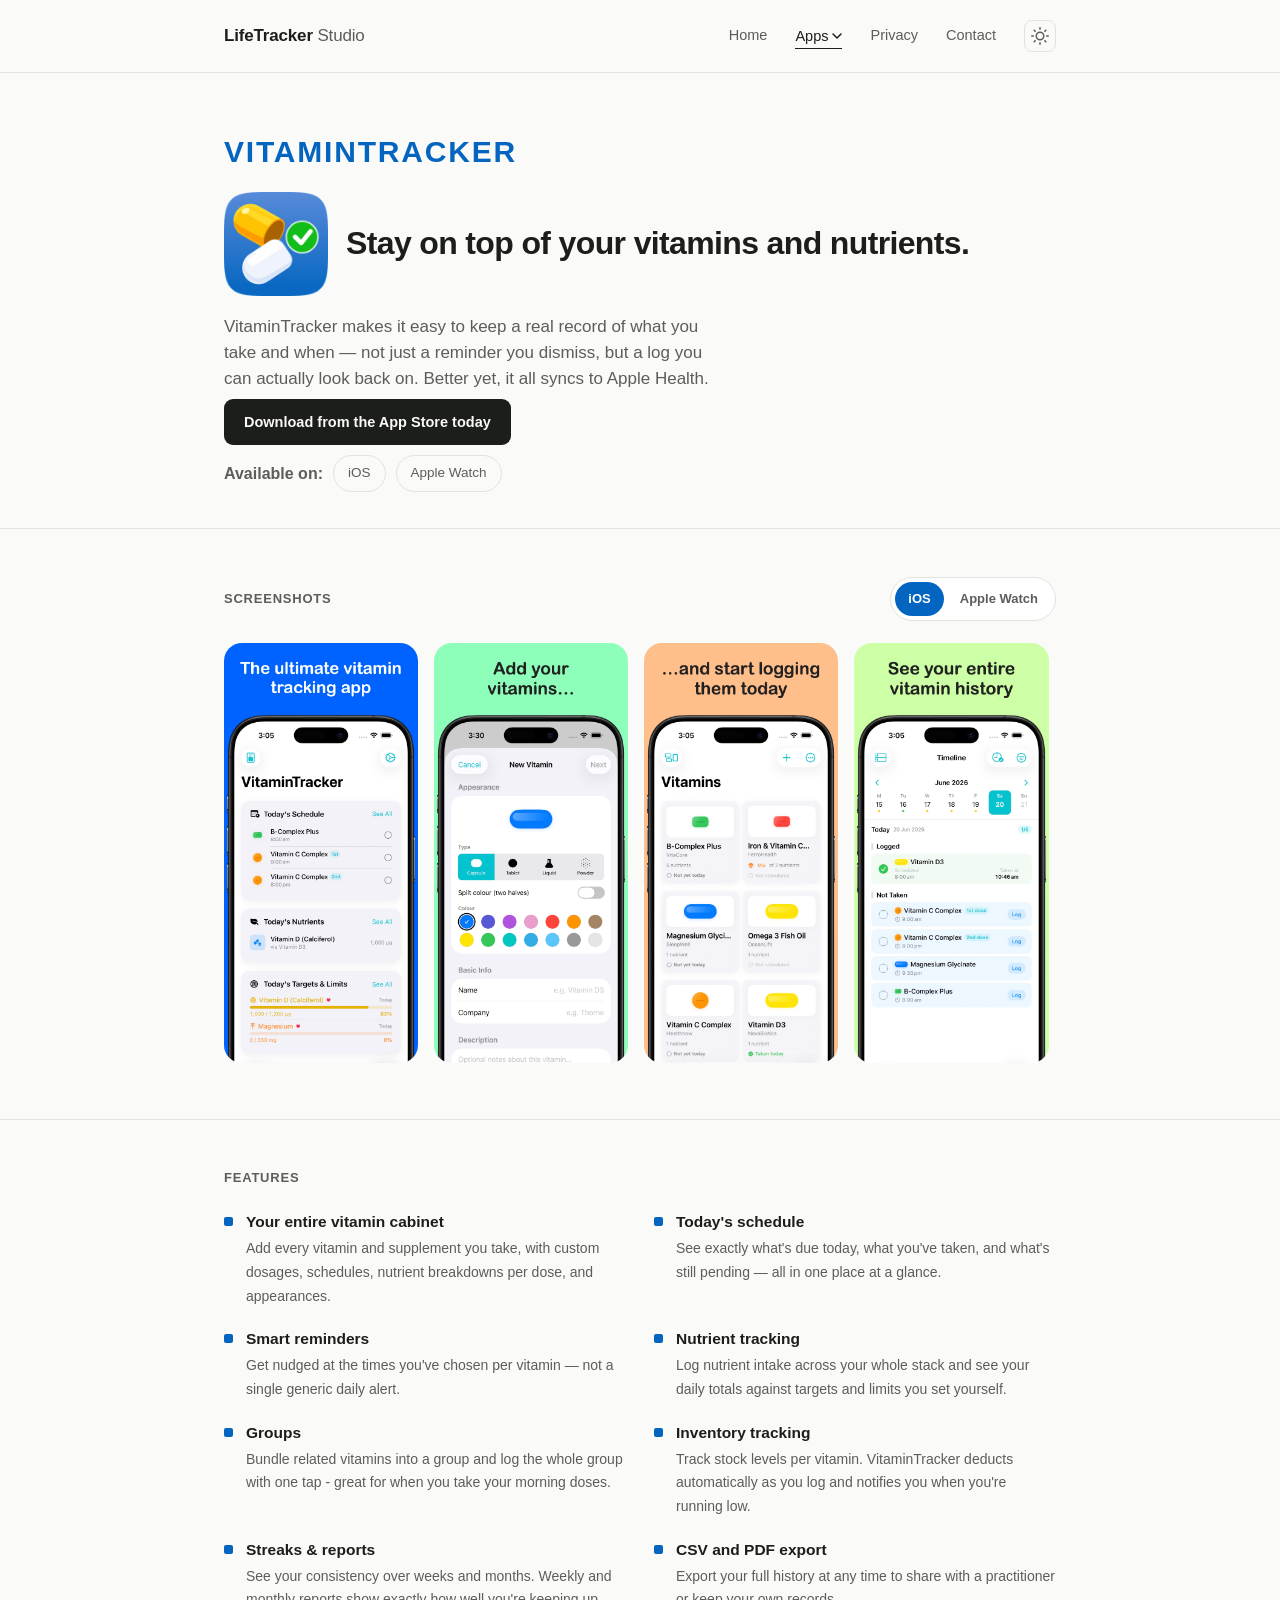
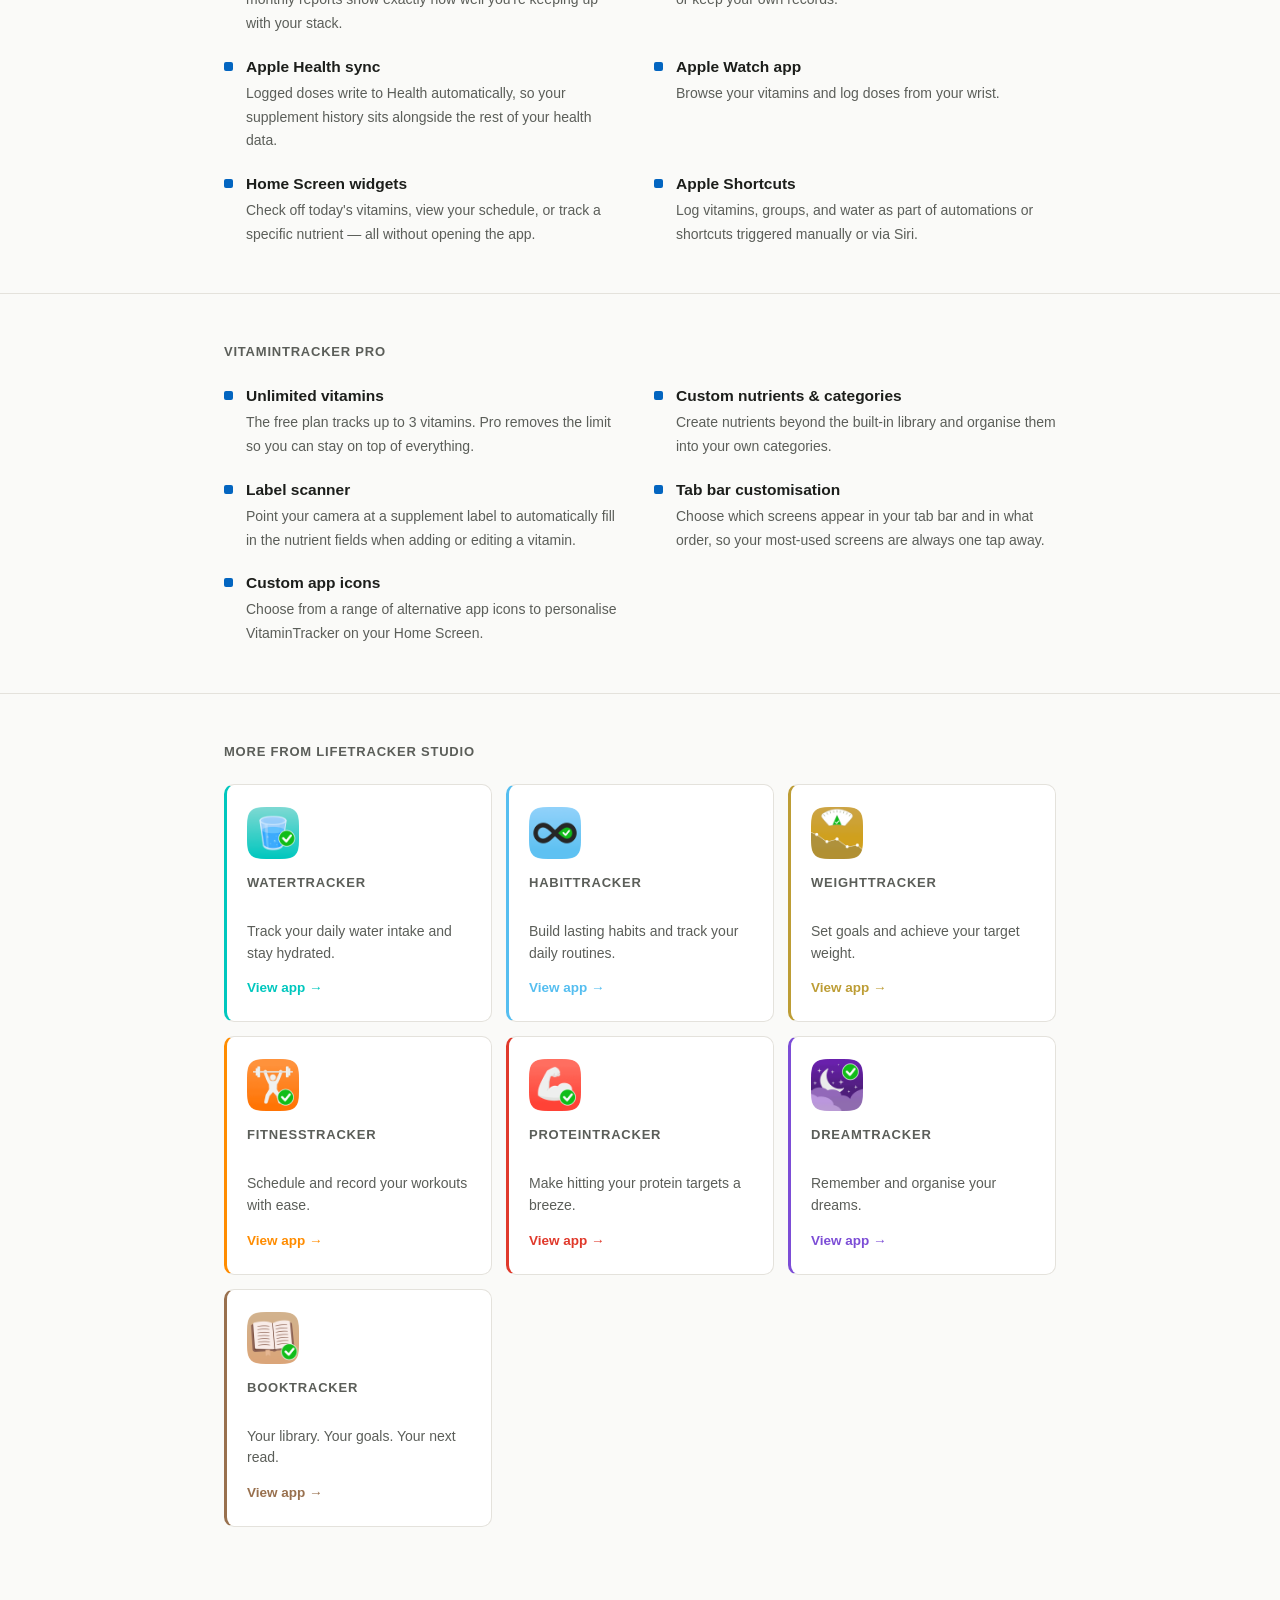
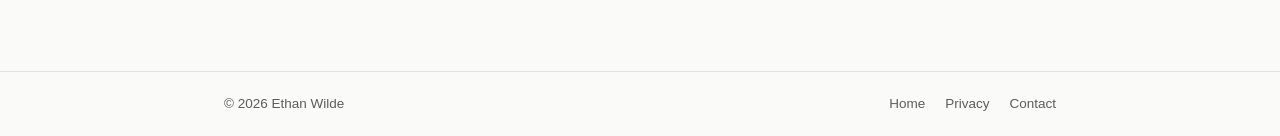
<file: vitamintracker.html>
<!DOCTYPE html>
<html lang="en">
<head>
<meta charset="UTF-8">
<meta name="viewport" content="width=device-width, initial-scale=1.0">
<title>VitaminTracker — Never Miss a Dose</title>
<meta name="description" content="VitaminTracker keeps track of every supplement and vitamin, with reminders, nutrient tracking, and more.">
<link rel="stylesheet" href="style.css">
<style>:root { --accent: var(--vt); --tint: var(--vt-tint); }</style>
</head>
<body>

<header class="site-header">
  <div class="wrap">
    <a href="index.html" class="brand">LifeTracker<span> Studio</span></a>
    <nav class="main-nav">
      <a href="index.html">Home</a>
      <div class="nav-dropdown" id="apps-dropdown">
        <button class="nav-dropdown-toggle active" aria-haspopup="true" aria-expanded="false" onclick="toggleAppsMenu()">
          Apps
          <svg width="10" height="6" viewBox="0 0 10 6" fill="none" xmlns="http://www.w3.org/2000/svg">
            <path d="M1 1L5 5L9 1" stroke="currentColor" stroke-width="1.5" stroke-linecap="round" stroke-linejoin="round"/>
          </svg>
        </button>
        <div class="nav-dropdown-menu" role="menu">
          <a href="vitamintracker.html" class="active" style="--accent: var(--vt); --tint: var(--vt-tint);">
            <img src="images/VTAppIcon.png" alt="">VitaminTracker</a>
          <a href="watertracker.html" style="--accent: var(--wt); --tint: var(--wt-tint);">
            <img src="images/WTAppIcon.png" alt="">WaterTracker</a>
          <a href="habittracker.html" style="--accent: var(--ht); --tint: var(--ht-tint);">
            <img src="images/HTAppIcon.png" alt="">HabitTracker</a>          
          <a href="weighttracker.html" style="--accent: var(--mt); --tint: var(--mt-tint);">
            <img src="images/MTAppIcon.png" alt="">WeightTracker</a>
           <a href="fitnesstracker.html" style="--accent: var(--ft); --tint: var(--ft-tint);">
            <img src="images/FTAppIcon.png" alt="">FitnessTracker</a>
          <a href="proteintracker.html" style="--accent: var(--st); --tint: var(--st-tint);">
            <img src="images/STAppIcon.png" alt="">ProteinTracker</a>
          <a href="dreamtracker.html" style="--accent: var(--dt); --tint: var(--dt-tint);">
            <img src="images/DTAppIcon.png" alt="">DreamTracker</a>
          <a href="booktracker.html" style="--accent: var(--bt); --tint: var(--bt-tint);">
            <img src="images/BTAppIcon.png" alt="">BookTracker</a>
        </div>
      </div>
      <a href="privacy.html">Privacy</a>
      <a href="contact.html">Contact</a>
      <button class="theme-toggle" onclick="toggleTheme()" aria-label="Toggle dark mode">
        <svg id="theme-icon" width="18" height="18" viewBox="0 0 24 24" fill="none" stroke="currentColor" stroke-width="2" stroke-linecap="round" stroke-linejoin="round">
          <circle cx="12" cy="12" r="5"/>
          <line x1="12" y1="1" x2="12" y2="3"/>
          <line x1="12" y1="21" x2="12" y2="23"/>
          <line x1="4.22" y1="4.22" x2="5.64" y2="5.64"/>
          <line x1="18.36" y1="18.36" x2="19.78" y2="19.78"/>
          <line x1="1" y1="12" x2="3" y2="12"/>
          <line x1="21" y1="12" x2="23" y2="12"/>
          <line x1="4.22" y1="19.78" x2="5.64" y2="18.36"/>
          <line x1="18.36" y1="5.64" x2="19.78" y2="4.22"/>
        </svg>
      </button>
    </nav>
    <button class="nav-toggle" onclick="toggleMobileNav()" aria-label="Toggle menu">
      <span></span>
      <span></span>
      <span></span>
    </button>
  </div>
</header>

<main>
  <section class="app-header">
    <div class="wrap">
      <div class="eyebrow">VitaminTracker</div>
      <div class="icon-row">
        <img src="images/VTAppIcon.png" alt="VitaminTracker" class="app-icon-big">
        <h1>Stay on top of your vitamins and nutrients.</h1>
      </div>
      <p class="tagline">VitaminTracker makes it easy to keep a real record of what you take and when — not just a reminder you dismiss, but a log you can actually look back on. Better yet, it all syncs to Apple Health.</p>
<div class="app-cta-group">
  <a href="https://apps.apple.com/app/id6762120139" class="store-button">
    Download from the App Store today
  </a>

  <div class="platform-row" aria-label="Available on iOS and Apple Watch">
    <span class="platform-label">Available on:</span>
    <span class="platform-pill">iOS</span>
    <span class="platform-pill">Apple Watch</span>
  </div>
</div>
    </div>
  </section>

  <section class="section">
  <div class="wrap">
    <div class="screenshot-toolbar">
      <h2>Screenshots</h2>
      <div class="screenshot-picker" role="group" aria-label="Choose screenshot platform">
        <button type="button" data-platform="ios" aria-pressed="true">iOS</button>
        <button type="button" data-platform="watch" aria-pressed="false">Apple Watch</button>
      </div>
    </div>

    <div class="screenshot-row" data-platform="ios"
  data-ios-prefix="VT" data-ios-extension="jpeg" data-ios-count="10"
  data-watch-prefix="VTWatch" data-watch-extension="png" data-watch-count="5">
      <figure class="screenshot-card" data-screenshot-index="1" data-ios-caption="Home Screen" data-watch-caption="Home Screen on Apple Watch"><img src="images/VT1.jpeg" alt="Home Screen" class="screenshot"></figure>
      <figure class="screenshot-card" data-screenshot-index="2" data-ios-caption="Add your vitamins" data-watch-caption="Add your vitamins on Apple Watch"><img src="images/VT2.jpeg" alt="Add your vitamins" class="screenshot"></figure>
      <figure class="screenshot-card" data-screenshot-index="3" data-ios-caption="Log your vitamins" data-watch-caption="Log your vitamins on Apple Watch"><img src="images/VT3.jpeg" alt="Log your vitamins" class="screenshot"></figure>
      <figure class="screenshot-card" data-screenshot-index="4" data-ios-caption="See your timeline" data-watch-caption="See your timeline on Apple Watch"><img src="images/VT4.jpeg" alt="See your timeline" class="screenshot"></figure>
      <figure class="screenshot-card" data-screenshot-index="5" data-ios-caption="Track inventory" data-watch-caption="Track inventory on Apple Watch"><img src="images/VT5.jpeg" alt="Track inventory" class="screenshot"></figure>
      <figure class="screenshot-card" data-screenshot-index="6" data-ios-caption="See your nutrition stats" data-watch-caption="See your nutrition stats on Apple Watch"><img src="images/VT6.jpeg" alt="See your nutrition stats" class="screenshot"></figure>
      <figure class="screenshot-card" data-screenshot-index="7" data-ios-caption="Export to CSV or PDF" data-watch-caption="Export to CSV or PDF on Apple Watch"><img src="images/VT7.jpeg" alt="Export to CSV or PDF" class="screenshot"></figure>
      <figure class="screenshot-card" data-screenshot-index="8" data-ios-caption="Track hydration" data-watch-caption="Track hydration on Apple Watch"><img src="images/VT8.jpeg" alt="Track hydration" class="screenshot"></figure>
      <figure class="screenshot-card" data-screenshot-index="9" data-ios-caption="Compare vitamins and create labels" data-watch-caption="Compare vitamins and create labels on Apple Watch"><img src="images/VT9.jpeg" alt="Compare vitamins and create labels" class="screenshot"></figure>
      <figure class="screenshot-card" data-screenshot-index="10" data-ios-caption="Widget, Control Centre, and Shortcuts support" data-watch-caption="Widget, Control Centre, and Shortcuts support on Apple Watch"><img src="images/VT10.jpeg" alt="Widget, Control Centre, and Shortcuts support" class="screenshot"></figure>
    </div>
  </div>
</section>

  <section class="section">
    <div class="wrap">
      <h2>Features</h2>
      <ul class="feature-list">
        <li>
          <strong>Your entire vitamin cabinet</strong>
          <span class="desc">Add every vitamin and supplement you take, with custom dosages, schedules, nutrient breakdowns per dose, and appearances.</span>
        </li>
        <li>
          <strong>Today's schedule</strong>
          <span class="desc">See exactly what's due today, what you've taken, and what's still pending — all in one place at a glance.</span>
        </li>
        <li>
          <strong>Smart reminders</strong>
          <span class="desc">Get nudged at the times you've chosen per vitamin — not a single generic daily alert.</span>
        </li>
        <li>
          <strong>Nutrient tracking</strong>
          <span class="desc">Log nutrient intake across your whole stack and see your daily totals against targets and limits you set yourself.</span>
        </li>
        <li>
          <strong>Groups</strong>
          <span class="desc">Bundle related vitamins into a group and log the whole group with one tap - great for when you take your morning doses.</span>
        </li>
        <li>
          <strong>Inventory tracking</strong>
          <span class="desc">Track stock levels per vitamin. VitaminTracker deducts automatically as you log and notifies you when you're running low.</span>
        </li>
         <li>
          <strong>Streaks &amp; reports</strong>
          <span class="desc">See your consistency over weeks and months. Weekly and monthly reports show exactly how well you're keeping up with your stack.</span>
        </li>
         <li>
          <strong>CSV and PDF export</strong>
          <span class="desc">Export your full history at any time to share with a practitioner or keep your own records.</span>
        </li>
        <li>
          <strong>Apple Health sync</strong>
          <span class="desc">Logged doses write to Health automatically, so your supplement history sits alongside the rest of your health data.</span>
        </li>
        <li>
          <strong>Apple Watch app</strong>
          <span class="desc">Browse your vitamins and log doses from your wrist.</span>
        </li>
        <li>
          <strong>Home Screen widgets</strong>
          <span class="desc">Check off today's vitamins, view your schedule, or track a specific nutrient — all without opening the app.</span>
        </li>
        <li>
          <strong>Apple Shortcuts</strong>
          <span class="desc">Log vitamins, groups, and water as part of automations or shortcuts triggered manually or via Siri.</span>
        </li>
       
      </ul>
    </div>
  </section>

  <section class="section">
    <div class="wrap">
      <h2>VitaminTracker Pro</h2>
      <ul class="feature-list">
        <li>
          <strong>Unlimited vitamins</strong>
          <span class="desc">The free plan tracks up to 3 vitamins. Pro removes the limit so you can stay on top of everything.</span>
        </li>
         <li>
          <strong>Custom nutrients &amp; categories</strong>
          <span class="desc">Create nutrients beyond the built-in library and organise them into your own categories.</span>
        </li>
        <li>
          <strong>Label scanner</strong>
          <span class="desc">Point your camera at a supplement label to automatically fill in the nutrient fields when adding or editing a vitamin.</span>
        </li>
       
        <li>
          <strong>Tab bar customisation</strong>
          <span class="desc">Choose which screens appear in your tab bar and in what order, so your most-used screens are always one tap away.</span>
        </li>
        <li>
          <strong>Custom app icons</strong>
          <span class="desc">Choose from a range of alternative app icons to personalise VitaminTracker on your Home Screen.</span>
        </li>
      </ul>
    </div>
  </section>

  <section class="section">
    <div class="wrap">
      <h2>More from LifeTracker Studio</h2>
      <div class="other-apps">
        <a href="watertracker.html" class="app-card" style="--accent: var(--wt); --tint: var(--wt-tint);">
          <img src="images/WTAppIcon.png" alt="WaterTracker" class="app-icon">
          <h2>WaterTracker</h2>
          <p class="tagline">Track your daily water intake and stay hydrated.</p>
          <span class="cta">View app &rarr;</span>
        </a>

   <a href="habittracker.html" class="app-card" style="--accent: var(--ht); --tint: var(--ht-tint);">
          <img src="images/HTAppIcon.png" alt="HabitTracker" class="app-icon">
          <h2>HabitTracker</h2>
          <p class="tagline">Build lasting habits and track your daily routines.</p>
          <span class="cta">View app &rarr;</span>
        </a>
        
        <a href="weighttracker.html" class="app-card" style="--accent: var(--mt); --tint: var(--mt-tint);">
          <img src="images/MTAppIcon.png" alt="WeightTracker" class="app-icon">
          <h2>WeightTracker</h2>
          <p class="tagline">Set goals and achieve your target weight.</p>
          <span class="cta">View app &rarr;</span>
        </a>


         <a href="fitnesstracker.html" class="app-card" style="--accent: var(--ft); --tint: var(--ft-tint);">
          <img src="images/FTAppIcon.png" alt="FitnessTracker" class="app-icon">
          <h2>FitnessTracker</h2>
          <p class="tagline">Schedule and record your workouts with ease.</p>
          <span class="cta">View app &rarr;</span>
        </a>

         <a href="proteintracker.html" class="app-card" style="--accent: var(--st); --tint: var(--st-tint);">
          <img src="images/STAppIcon.png" alt="ProteinTracker" class="app-icon">
          <h2>ProteinTracker</h2>
          <p class="tagline">Make hitting your protein targets a breeze.</p>
          <span class="cta">View app &rarr;</span>
        </a>

 <a href="dreamtracker.html" class="app-card" style="--accent: var(--dt); --tint: var(--dt-tint);">
          <img src="images/DTAppIcon.png" alt="DreamTracker" class="app-icon">
          <h2>DreamTracker</h2>
          <p class="tagline">Remember and organise your dreams.</p>
          <span class="cta">View app &rarr;</span>
        </a>

         <a href="booktracker.html" class="app-card" style="--accent: var(--bt); --tint: var(--bt-tint);">
          <img src="images/BTAppIcon.png" alt="BookTracker" class="app-icon">
          <h2>BookTracker</h2>
          <p class="tagline">Your library. Your goals. Your next read.</p>
          <span class="cta">View app &rarr;</span>
        </a>
        
      </div>
    </div>
  </section>
</main>

<footer class="site-footer">
  <div class="wrap">
    <span>&copy; 2026 Ethan Wilde</span>
    <div class="footer-links">
      <a href="index.html">Home</a>
      <a href="privacy.html">Privacy</a>
      <a href="contact.html">Contact</a>
    </div>
  </div>
</footer>

<div id="lightbox" style="display:none; position:fixed; inset:0; background:rgba(0,0,0,0.85); z-index:999; align-items:center; justify-content:center; cursor:zoom-out;" onclick="this.style.display='none'">
  <img id="lightbox-img" style="max-height:90vh; max-width:90vw; border-radius:18px;">
</div>

<script>
  function toggleAppsMenu() {
  const dropdown = document.getElementById('apps-dropdown');
  const isMobile = window.innerWidth <= 760;
  
  if (isMobile) {
    dropdown.classList.toggle('expanded');
  } else {
    const isOpen = dropdown.classList.toggle('open');
    dropdown.querySelector('[aria-expanded]').setAttribute('aria-expanded', isOpen);
  }
}

  document.addEventListener('click', function(e) {
    const dropdown = document.getElementById('apps-dropdown');
    if (!dropdown.contains(e.target)) {
      dropdown.classList.remove('open');
      dropdown.querySelector('[aria-expanded]').setAttribute('aria-expanded', 'false');
    }
  });

 
  function toggleTheme() {
  const isDark = document.body.classList.toggle('dark');
  localStorage.setItem('theme', isDark ? 'dark' : 'light');
  updateThemeIcon(isDark);
}

function updateThemeIcon(isDark) {
  const icon = document.getElementById('theme-icon');
  if (isDark) {
    icon.innerHTML = '<path d="M21 12.79A9 9 0 1 1 11.21 3 7 7 0 0 0 21 12.79z"/>';
  } else {
    icon.innerHTML = '<circle cx="12" cy="12" r="5"/><line x1="12" y1="1" x2="12" y2="3"/><line x1="12" y1="21" x2="12" y2="23"/><line x1="4.22" y1="4.22" x2="5.64" y2="5.64"/><line x1="18.36" y1="18.36" x2="19.78" y2="19.78"/><line x1="1" y1="12" x2="3" y2="12"/><line x1="21" y1="12" x2="23" y2="12"/><line x1="4.22" y1="19.78" x2="5.64" y2="18.36"/><line x1="18.36" y1="5.64" x2="19.78" y2="4.22"/>';
  }
}

// Apply saved theme on load
(function() {
  const saved = localStorage.getItem('theme');
  if (saved === 'dark') {
    document.body.classList.add('dark');
    updateThemeIcon(true);
  }
})();
function toggleMobileNav() {
  document.querySelector('nav.main-nav').classList.toggle('open');
}
</script>
<script src="screenshot-picker.js"></script>
  <!-- Cloudflare Web Analytics --><script type='module' src='https://static.cloudflareinsights.com/beacon.min.js' data-cf-beacon='{"token": "4a358df7d3a24d5bb9c0bc8a1a16b9c5"}'></script><!-- End Cloudflare Web Analytics -->
</body>
</html>
</file>
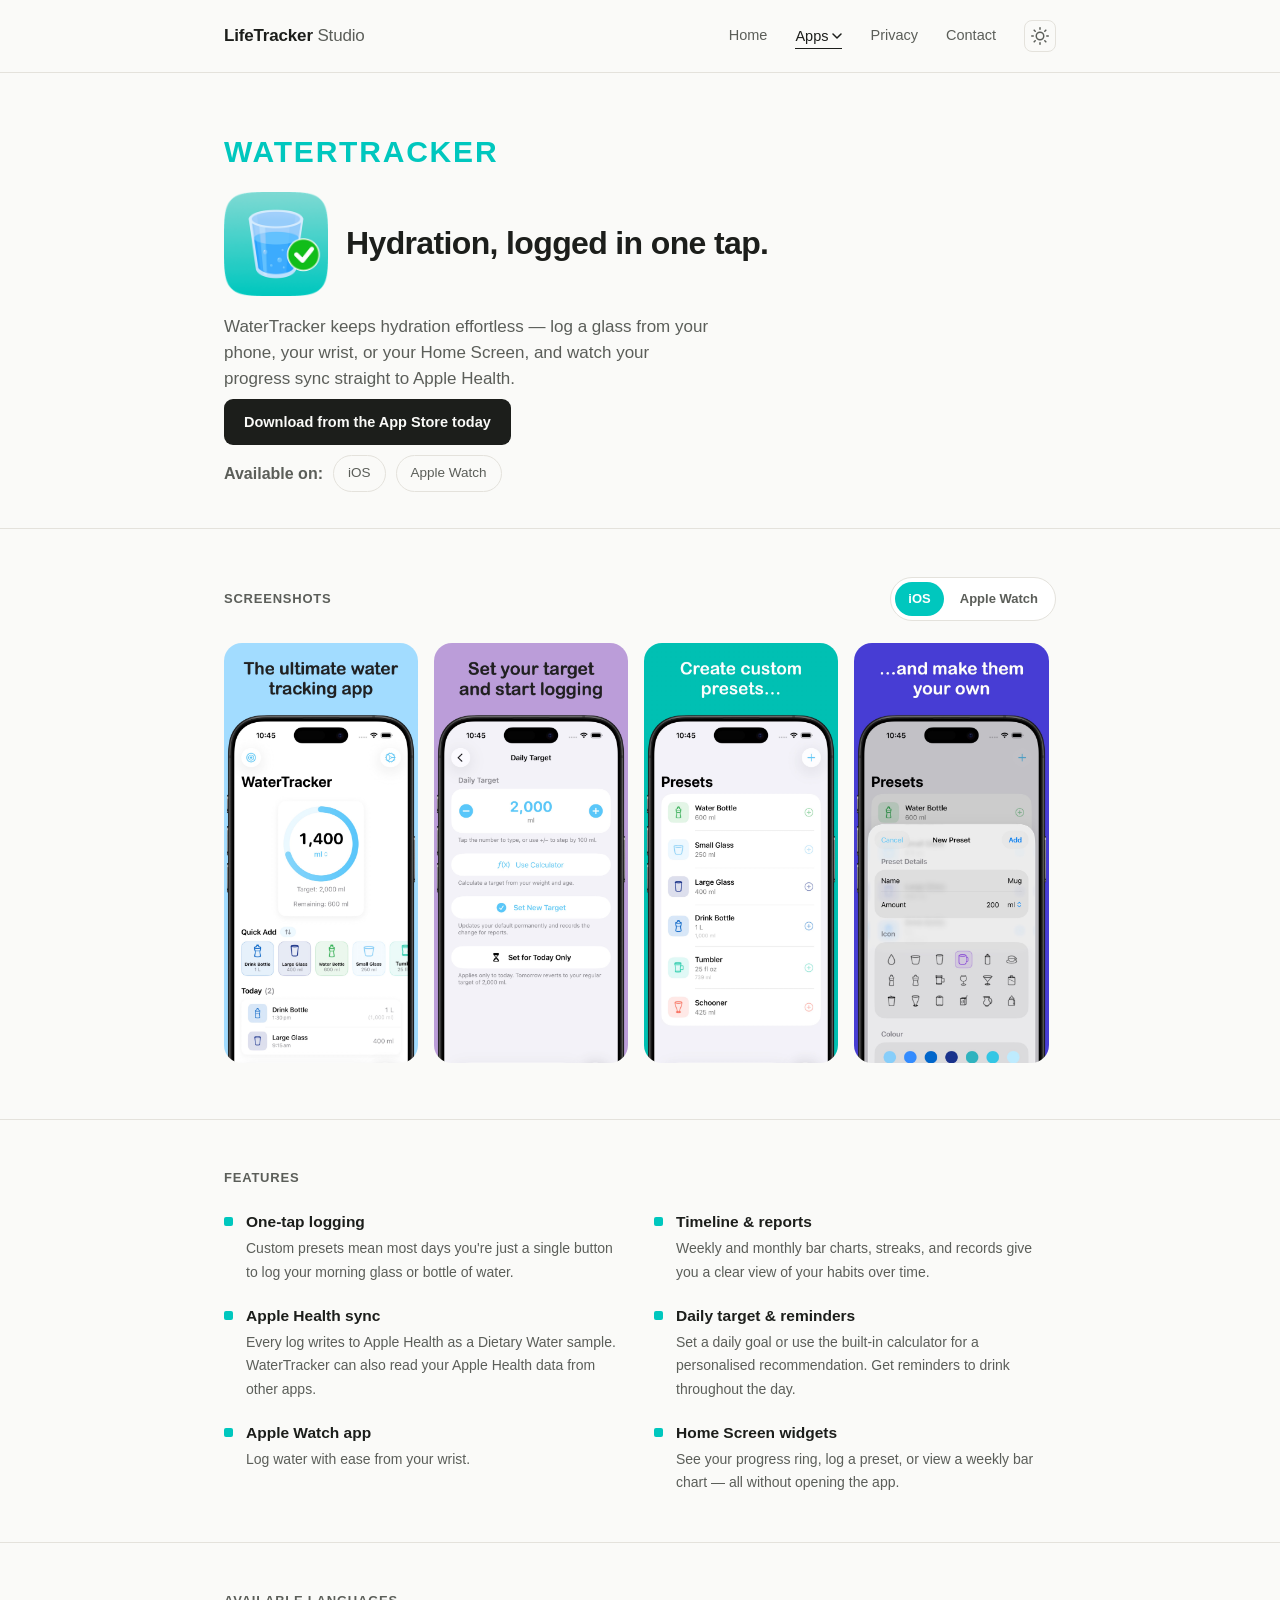
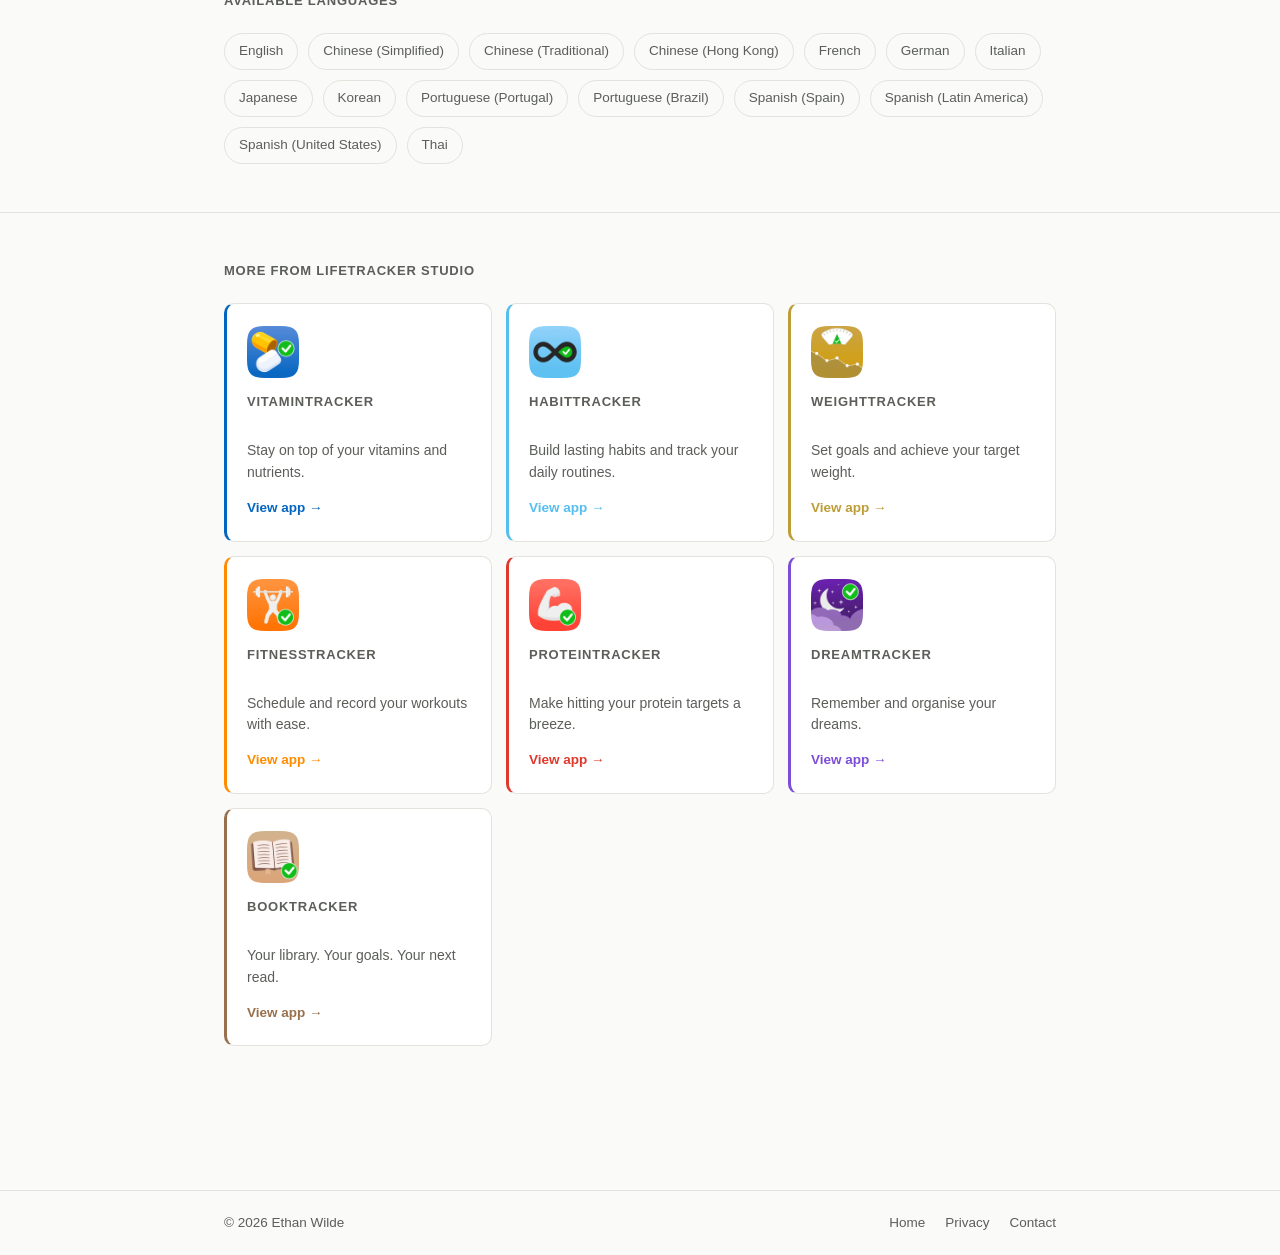
<file: watertracker.html>
<!DOCTYPE html>
<html lang="en">
<head>
<meta charset="UTF-8">
<meta name="viewport" content="width=device-width, initial-scale=1.0">
<title>WaterTracker — Daily Hydration, Simplified</title>
<meta name="description" content="WaterTracker logs your water in one tap, from your phone or your wrist.">
<link rel="stylesheet" href="style.css">
<style>:root { --accent: var(--wt); --tint: var(--wt-tint); }</style>
</head>
<body>

<header class="site-header">
  <div class="wrap">
    <a href="index.html" class="brand">LifeTracker<span> Studio</span></a>
    <nav class="main-nav">
      <a href="index.html">Home</a>
      <div class="nav-dropdown" id="apps-dropdown">
        <button class="nav-dropdown-toggle active" aria-haspopup="true" aria-expanded="false" onclick="toggleAppsMenu()">
          Apps
          <svg width="10" height="6" viewBox="0 0 10 6" fill="none" xmlns="http://www.w3.org/2000/svg">
            <path d="M1 1L5 5L9 1" stroke="currentColor" stroke-width="1.5" stroke-linecap="round" stroke-linejoin="round"/>
          </svg>
        </button>
        <div class="nav-dropdown-menu" role="menu">
          <a href="vitamintracker.html" style="--accent: var(--vt); --tint: var(--vt-tint);">
            <img src="images/VTAppIcon.png" alt="">VitaminTracker</a>
          <a href="watertracker.html" class="active" style="--accent: var(--wt); --tint: var(--wt-tint);">
            <img src="images/WTAppIcon.png" alt="">WaterTracker</a>
          <a href="habittracker.html" style="--accent: var(--ht); --tint: var(--ht-tint);">
            <img src="images/HTAppIcon.png" alt="">HabitTracker</a>
          <a href="weighttracker.html" style="--accent: var(--mt); --tint: var(--mt-tint);">
            <img src="images/MTAppIcon.png" alt="">WeightTracker</a>
           <a href="fitnesstracker.html" style="--accent: var(--ft); --tint: var(--ft-tint);">
            <img src="images/FTAppIcon.png" alt="">FitnessTracker</a>
          <a href="proteintracker.html" style="--accent: var(--st); --tint: var(--st-tint);">
            <img src="images/STAppIcon.png" alt="">ProteinTracker</a>
          <a href="dreamtracker.html" style="--accent: var(--dt); --tint: var(--dt-tint);">
            <img src="images/DTAppIcon.png" alt="">DreamTracker</a>
          <a href="booktracker.html" style="--accent: var(--bt); --tint: var(--bt-tint);">
            <img src="images/BTAppIcon.png" alt="">BookTracker</a>
        </div>
      </div>
      <a href="privacy.html">Privacy</a>
      <a href="contact.html">Contact</a>
      <button class="theme-toggle" onclick="toggleTheme()" aria-label="Toggle dark mode">
        <svg id="theme-icon" width="18" height="18" viewBox="0 0 24 24" fill="none" stroke="currentColor" stroke-width="2" stroke-linecap="round" stroke-linejoin="round">
          <circle cx="12" cy="12" r="5"/>
          <line x1="12" y1="1" x2="12" y2="3"/>
          <line x1="12" y1="21" x2="12" y2="23"/>
          <line x1="4.22" y1="4.22" x2="5.64" y2="5.64"/>
          <line x1="18.36" y1="18.36" x2="19.78" y2="19.78"/>
          <line x1="1" y1="12" x2="3" y2="12"/>
          <line x1="21" y1="12" x2="23" y2="12"/>
          <line x1="4.22" y1="19.78" x2="5.64" y2="18.36"/>
          <line x1="18.36" y1="5.64" x2="19.78" y2="4.22"/>
        </svg>
      </button>
    </nav>
    <button class="nav-toggle" onclick="toggleMobileNav()" aria-label="Toggle menu">
      <span></span>
      <span></span>
      <span></span>
    </button>
  </div>
</header>

<main>
  <section class="app-header">
    <div class="wrap">
      <div class="eyebrow">WaterTracker</div>
      <div class="icon-row">
        <img src="images/WTAppIcon.png" alt="WaterTracker" class="app-icon-big">
        <h1>Hydration, logged in one tap.</h1>
      </div>
      <p class="tagline">WaterTracker keeps hydration effortless — log a glass from your phone, your wrist, or your Home Screen, and watch your progress sync straight to Apple Health.</p>
<div class="app-cta-group">
  <a href="https://apps.apple.com/app/id6780416566" class="store-button">
    Download from the App Store today
  </a>

  <div class="platform-row" aria-label="Available on iOS and Apple Watch">
    <span class="platform-label">Available on:</span>
    <span class="platform-pill">iOS</span>
    <span class="platform-pill">Apple Watch</span>
  </div>
</div>
    </div>
  </section>

  <section class="section">
  <div class="wrap">
    <div class="screenshot-toolbar">
      <h2>Screenshots</h2>
      <div class="screenshot-picker" role="group" aria-label="Choose screenshot platform">
        <button type="button" data-platform="ios" aria-pressed="true">iOS</button>
        <button type="button" data-platform="watch" aria-pressed="false">Apple Watch</button>
      </div>
    </div>

    <div class="screenshot-row" data-platform="ios"
  data-ios-prefix="WT" data-ios-extension="jpeg" data-ios-count="8"
  data-watch-prefix="WTWatch" data-watch-extension="png" data-watch-count="3">
      <figure class="screenshot-card" data-screenshot-index="1" data-ios-caption="Home Screen" data-watch-caption="Home Screen on Apple Watch"><img src="images/WT1.jpeg" alt="Home Screen" class="screenshot"></figure>
      <figure class="screenshot-card" data-screenshot-index="2" data-ios-caption="Set your target" data-watch-caption="Set your target on Apple Watch"><img src="images/WT2.jpeg" alt="Set your target" class="screenshot"></figure>
      <figure class="screenshot-card" data-screenshot-index="3" data-ios-caption="Create presets" data-watch-caption="Create presets on Apple Watch"><img src="images/WT3.jpeg" alt="Create presets" class="screenshot"></figure>
      <figure class="screenshot-card" data-screenshot-index="4" data-ios-caption="Customise your presets" data-watch-caption="Customise your presets on Apple Watch"><img src="images/WT4.jpeg" alt="Customise your presets" class="screenshot"></figure>
      <figure class="screenshot-card" data-screenshot-index="5" data-ios-caption="See statistics" data-watch-caption="See statistics on Apple Watch"><img src="images/WT5.jpeg" alt="See statistics" class="screenshot"></figure>
      <figure class="screenshot-card" data-screenshot-index="6" data-ios-caption="Timeline Screen" data-watch-caption="Timeline on Apple Watch"><img src="images/WT6.jpeg" alt="Timeline Screen" class="screenshot"></figure>
      <figure class="screenshot-card" data-screenshot-index="7" data-ios-caption="Export to CSV or PDF" data-watch-caption="Export to CSV or PDF on Apple Watch"><img src="images/WT7.jpeg" alt="Export to CSV or PDF" class="screenshot"></figure>
      <figure class="screenshot-card" data-screenshot-index="8" data-ios-caption="Widget, Control Centre, and Shortcuts support" data-watch-caption="Widget, Control Centre, and Shortcuts support on Apple Watch"><img src="images/WT8.jpeg" alt="Widget, Control Centre, and Shortcuts support" class="screenshot"></figure>
    </div>
  </div>
</section>

  <section class="section">
  <div class="wrap">
    <h2>Features</h2>
    <ul class="feature-list">
      <li>
        <strong>One-tap logging</strong>
        <span class="desc">Custom presets mean most days you're just a single button to log your morning glass or bottle of water.</span>
      </li>
       <li>
        <strong>Timeline &amp; reports</strong>
        <span class="desc">Weekly and monthly bar charts, streaks, and records give you a clear view of your habits over time.</span>
      </li>
      <li>
        <strong>Apple Health sync</strong>
        <span class="desc">Every log writes to Apple Health as a Dietary Water sample. WaterTracker can also read your Apple Health data from other apps.</span>
      </li>
     
      <li>
        <strong>Daily target &amp; reminders</strong>
        <span class="desc">Set a daily goal or use the built-in calculator for a personalised recommendation. Get reminders to drink throughout the day.</span>
      </li>
      <li>
        <strong>Apple Watch app</strong>
        <span class="desc">Log water with ease from your wrist.</span>
      </li>
      <li>
        <strong>Home Screen widgets</strong>
        <span class="desc">See your progress ring, log a preset, or view a weekly bar chart — all without opening the app.</span>
      </li>
      
    </ul>
  </div>
</section>

   <section class="section">
  <div class="wrap">
    <h2>Available Languages</h2>

    <div class="platform-row" aria-label="Supported languages">
      <span class="platform-pill">English</span>
      <span class="platform-pill">Chinese (Simplified)</span>
      <span class="platform-pill">Chinese (Traditional)</span>
      <span class="platform-pill">Chinese (Hong Kong)</span>
      <span class="platform-pill">French</span>
      <span class="platform-pill">German</span>
      <span class="platform-pill">Italian</span>
      <span class="platform-pill">Japanese</span>
      <span class="platform-pill">Korean</span>
      <span class="platform-pill">Portuguese (Portugal)</span>
      <span class="platform-pill">Portuguese (Brazil)</span>
      <span class="platform-pill">Spanish (Spain)</span>
      <span class="platform-pill">Spanish (Latin America)</span>
      <span class="platform-pill">Spanish (United States)</span>
      <span class="platform-pill">Thai</span>
    </div>
  </div>
</section>

 

  <section class="section">
    <div class="wrap">
      <h2>More from LifeTracker Studio</h2>
      <div class="other-apps">
        <a href="vitamintracker.html" class="app-card" style="--accent: var(--vt); --tint: var(--vt-tint);">
          <img src="images/VTAppIcon.png" alt="VitaminTracker" class="app-icon">
        <h2>VitaminTracker</h2>
        <p class="tagline">Stay on top of your vitamins and nutrients.</p>
          <span class="cta">View app &rarr;</span>
        </a>

          <a href="habittracker.html" class="app-card" style="--accent: var(--ht); --tint: var(--ht-tint);">
          <img src="images/HTAppIcon.png" alt="HabitTracker" class="app-icon">
        <h2>HabitTracker</h2>
        <p class="tagline">Build lasting habits and track your daily routines.</p>
          <span class="cta">View app &rarr;</span>
        </a>
        
        <a href="weighttracker.html" class="app-card" style="--accent: var(--mt); --tint: var(--mt-tint);">
          <img src="images/MTAppIcon.png" alt="WeightTracker" class="app-icon">
          <h2>WeightTracker</h2>
         <p class="tagline">Set goals and achieve your target weight.</p>
          <span class="cta">View app &rarr;</span>
        </a>


         <a href="fitnesstracker.html" class="app-card" style="--accent: var(--ft); --tint: var(--ft-tint);">
          <img src="images/FTAppIcon.png" alt="FitnessTracker" class="app-icon">
          <h2>FitnessTracker</h2>
          <p class="tagline">Schedule and record your workouts with ease.</p>
          <span class="cta">View app &rarr;</span>
        </a>


         <a href="proteintracker.html" class="app-card" style="--accent: var(--st); --tint: var(--st-tint);">
          <img src="images/STAppIcon.png" alt="ProteinTracker" class="app-icon">
          <h2>ProteinTracker</h2>
          <p class="tagline">Make hitting your protein targets a breeze.</p>
          <span class="cta">View app &rarr;</span>
        </a>

         <a href="dreamtracker.html" class="app-card" style="--accent: var(--dt); --tint: var(--dt-tint);">
          <img src="images/DTAppIcon.png" alt="DreamTracker" class="app-icon">
          <h2>DreamTracker</h2>
          <p class="tagline">Remember and organise your dreams.</p>
          <span class="cta">View app &rarr;</span>
        </a>

         <a href="booktracker.html" class="app-card" style="--accent: var(--bt); --tint: var(--bt-tint);">
          <img src="images/BTAppIcon.png" alt="BookTracker" class="app-icon">
          <h2>BookTracker</h2>
          <p class="tagline">Your library. Your goals. Your next read.</p>
          <span class="cta">View app &rarr;</span>
        </a>

      </div>
    </div>
  </section>
</main>

<footer class="site-footer">
  <div class="wrap">
    <span>&copy; 2026 Ethan Wilde</span>
    <div class="footer-links">
      <a href="index.html">Home</a>
      <a href="privacy.html">Privacy</a>
      <a href="contact.html">Contact</a>
    </div>
  </div>
</footer>


<div id="lightbox" style="display:none; position:fixed; inset:0; background:rgba(0,0,0,0.85); z-index:999; align-items:center; justify-content:center; cursor:zoom-out;" onclick="this.style.display='none'">
  <img id="lightbox-img" style="max-height:90vh; max-width:90vw; border-radius:18px;">
</div>

<script>
  function toggleAppsMenu() {
  const dropdown = document.getElementById('apps-dropdown');
  const isMobile = window.innerWidth <= 760;
  
  if (isMobile) {
    dropdown.classList.toggle('expanded');
  } else {
    const isOpen = dropdown.classList.toggle('open');
    dropdown.querySelector('[aria-expanded]').setAttribute('aria-expanded', isOpen);
  }
}

  document.addEventListener('click', function(e) {
    const dropdown = document.getElementById('apps-dropdown');
    if (!dropdown.contains(e.target)) {
      dropdown.classList.remove('open');
      dropdown.querySelector('[aria-expanded]').setAttribute('aria-expanded', 'false');
    }
  });


  

  function toggleTheme() {
  const isDark = document.body.classList.toggle('dark');
  localStorage.setItem('theme', isDark ? 'dark' : 'light');
  updateThemeIcon(isDark);
}

function updateThemeIcon(isDark) {
  const icon = document.getElementById('theme-icon');
  if (isDark) {
    icon.innerHTML = '<path d="M21 12.79A9 9 0 1 1 11.21 3 7 7 0 0 0 21 12.79z"/>';
  } else {
    icon.innerHTML = '<circle cx="12" cy="12" r="5"/><line x1="12" y1="1" x2="12" y2="3"/><line x1="12" y1="21" x2="12" y2="23"/><line x1="4.22" y1="4.22" x2="5.64" y2="5.64"/><line x1="18.36" y1="18.36" x2="19.78" y2="19.78"/><line x1="1" y1="12" x2="3" y2="12"/><line x1="21" y1="12" x2="23" y2="12"/><line x1="4.22" y1="19.78" x2="5.64" y2="18.36"/><line x1="18.36" y1="5.64" x2="19.78" y2="4.22"/>';
  }
}

// Apply saved theme on load
(function() {
  const saved = localStorage.getItem('theme');
  if (saved === 'dark') {
    document.body.classList.add('dark');
    updateThemeIcon(true);
  }
})();
function toggleMobileNav() {
  document.querySelector('nav.main-nav').classList.toggle('open');
}
</script>
<script src="screenshot-picker.js"></script>
<!-- Cloudflare Web Analytics --><script type='module' src='https://static.cloudflareinsights.com/beacon.min.js' data-cf-beacon='{"token": "4a358df7d3a24d5bb9c0bc8a1a16b9c5"}'></script><!-- End Cloudflare Web Analytics -->
</body>
</html>
</file>
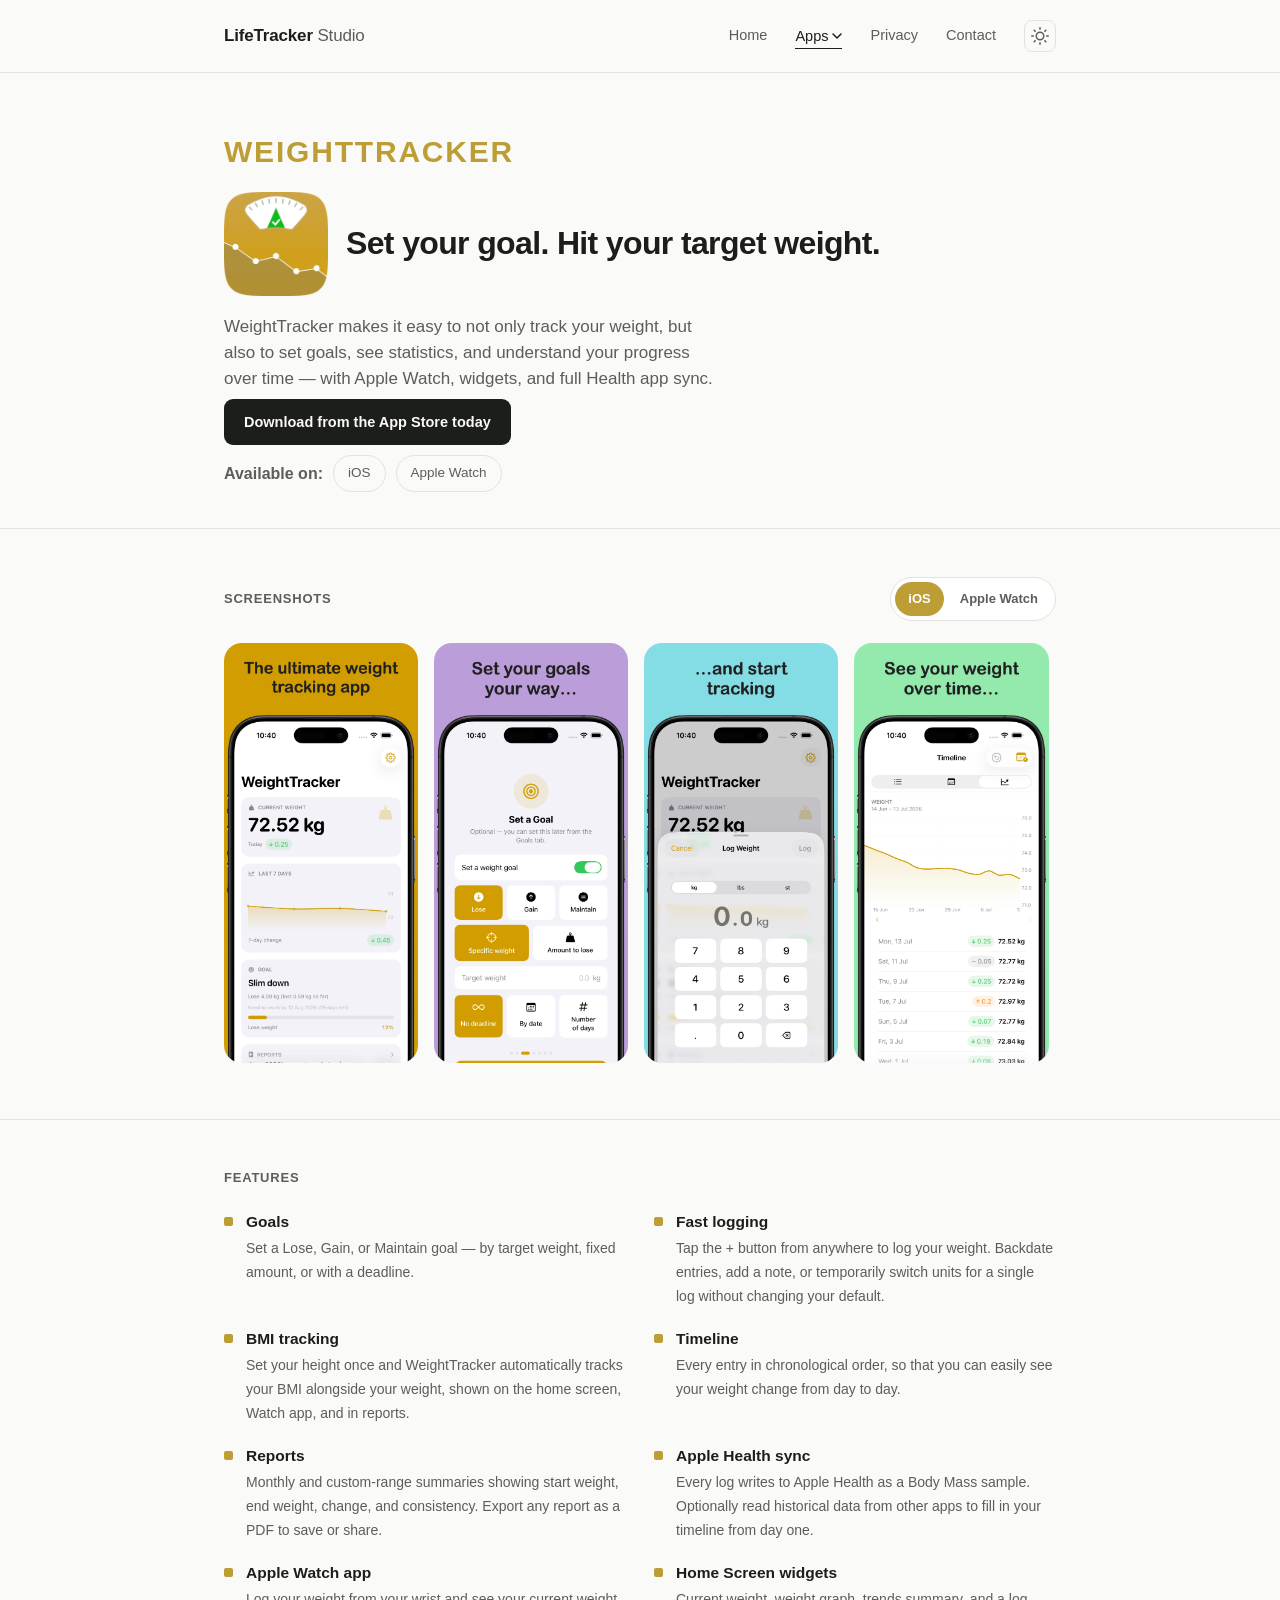
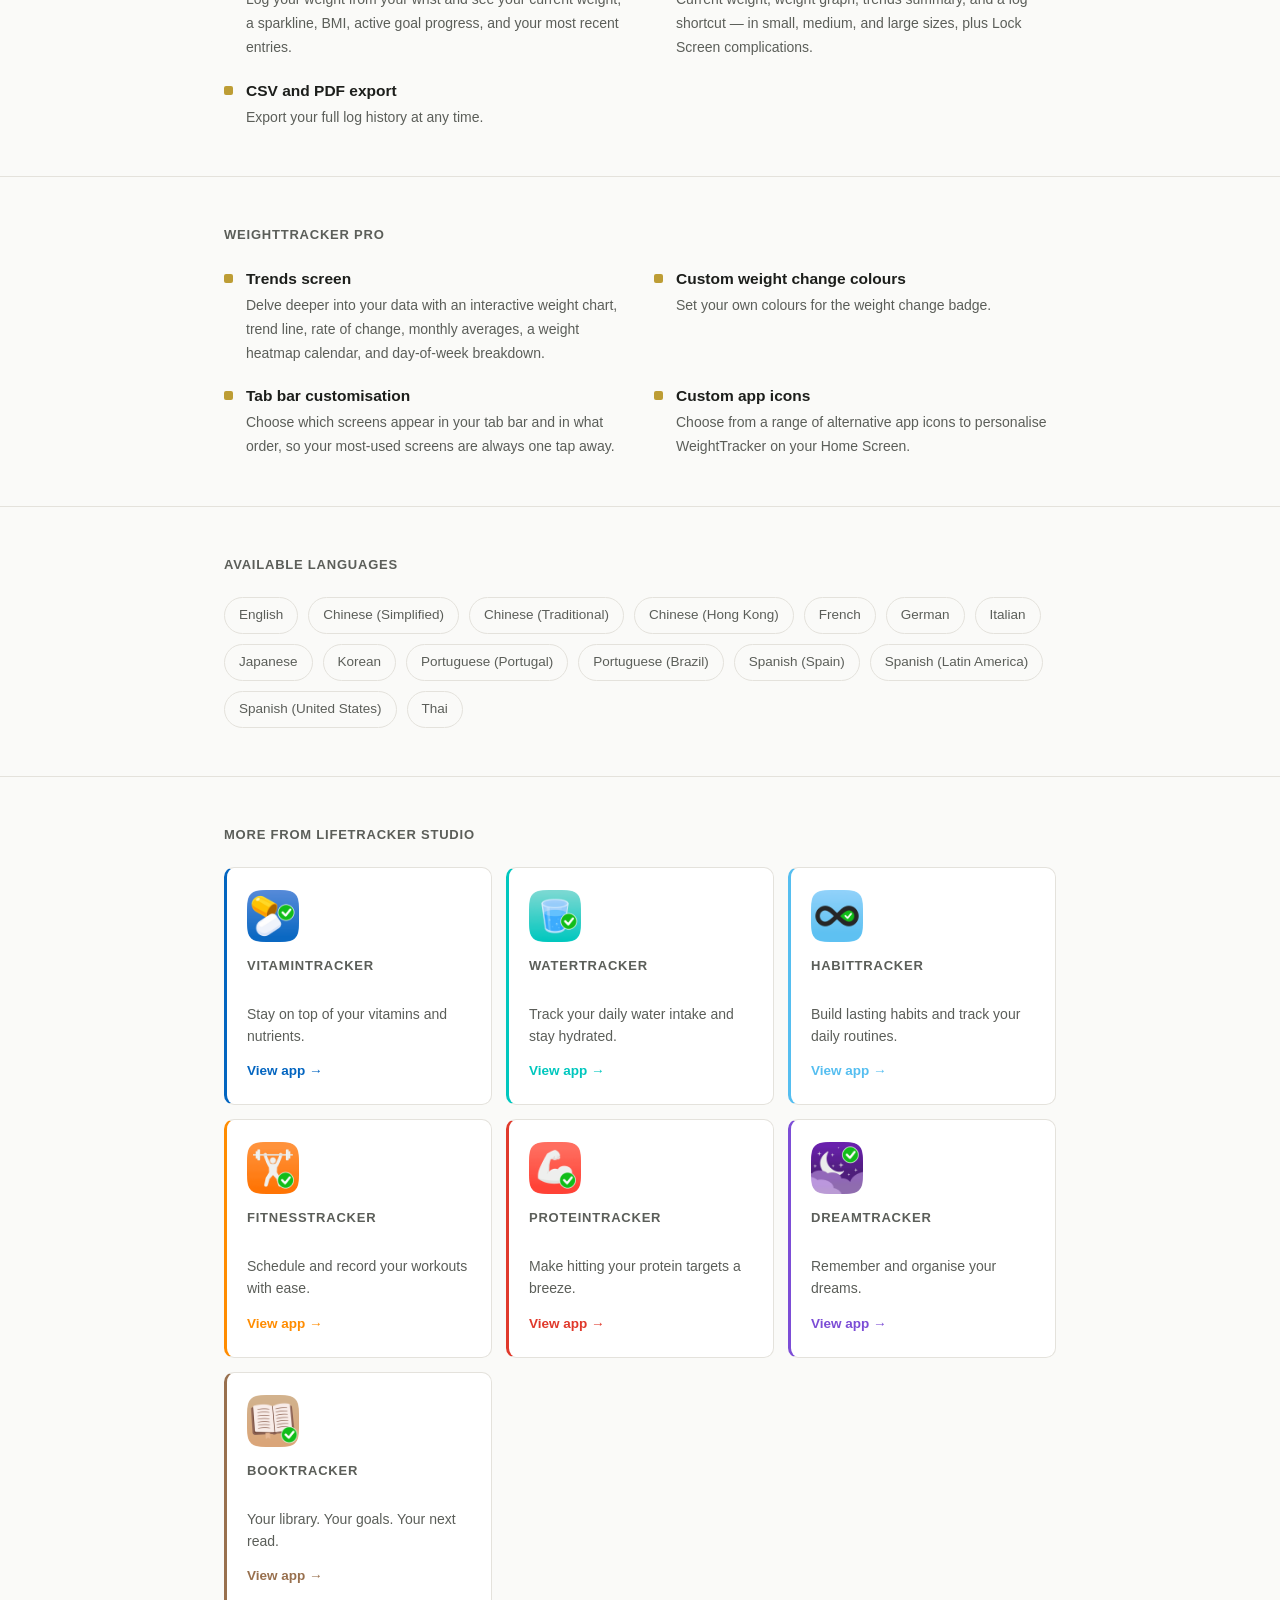
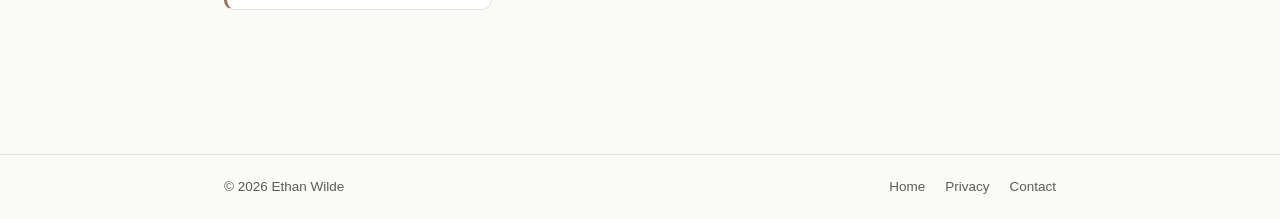
<file: weighttracker.html>
<!DOCTYPE html>
<html lang="en">
<head>
<meta charset="UTF-8">
<meta name="viewport" content="width=device-width, initial-scale=1.0">
<title>WeightTracker — Hit your Target Weight</title>
<meta name="description" content="WeightTracker makes it simple to track your weight, set goals, see statistics, and more — with Apple Watch, widgets, and Health app sync.">
<link rel="stylesheet" href="style.css">
<style>:root { --accent: var(--mt); --tint: var(--mt-tint); }</style>
</head>
<body>

<header class="site-header">
  <div class="wrap">
    <a href="index.html" class="brand">LifeTracker<span> Studio</span></a>
    <nav class="main-nav">
      <a href="index.html">Home</a>
      <div class="nav-dropdown" id="apps-dropdown">
        <button class="nav-dropdown-toggle active" aria-haspopup="true" aria-expanded="false" onclick="toggleAppsMenu()">
          Apps
          <svg width="10" height="6" viewBox="0 0 10 6" fill="none" xmlns="http://www.w3.org/2000/svg">
            <path d="M1 1L5 5L9 1" stroke="currentColor" stroke-width="1.5" stroke-linecap="round" stroke-linejoin="round"/>
          </svg>
        </button>
        <div class="nav-dropdown-menu" role="menu">
          <a href="vitamintracker.html" style="--accent: var(--vt); --tint: var(--vt-tint);">
            <img src="images/VTAppIcon.png" alt="">VitaminTracker</a>
          <a href="watertracker.html" style="--accent: var(--wt); --tint: var(--wt-tint);">
            <img src="images/WTAppIcon.png" alt="">WaterTracker</a>
          <a href="habittracker.html" style="--accent: var(--ht); --tint: var(--ht-tint);">
            <img src="images/HTAppIcon.png" alt="">HabitTracker</a>
          <a href="weighttracker.html" class="active" style="--accent: var(--mt); --tint: var(--mt-tint);">
            <img src="images/MTAppIcon.png" alt="">WeightTracker</a>    
           <a href="fitnesstracker.html" style="--accent: var(--ft); --tint: var(--ft-tint);">
            <img src="images/FTAppIcon.png" alt="">FitnessTracker</a>
          <a href="proteintracker.html" style="--accent: var(--st); --tint: var(--st-tint);">
            <img src="images/STAppIcon.png" alt="">ProteinTracker</a>
          <a href="dreamtracker.html" style="--accent: var(--dt); --tint: var(--dt-tint);">
            <img src="images/DTAppIcon.png" alt="">DreamTracker</a>
          <a href="booktracker.html" style="--accent: var(--bt); --tint: var(--bt-tint);">
            <img src="images/BTAppIcon.png" alt="">BookTracker</a>
        </div>
      </div>
      <a href="privacy.html">Privacy</a>
      <a href="contact.html">Contact</a>
      <button class="theme-toggle" onclick="toggleTheme()" aria-label="Toggle dark mode">
        <svg id="theme-icon" width="18" height="18" viewBox="0 0 24 24" fill="none" stroke="currentColor" stroke-width="2" stroke-linecap="round" stroke-linejoin="round">
          <circle cx="12" cy="12" r="5"/>
          <line x1="12" y1="1" x2="12" y2="3"/>
          <line x1="12" y1="21" x2="12" y2="23"/>
          <line x1="4.22" y1="4.22" x2="5.64" y2="5.64"/>
          <line x1="18.36" y1="18.36" x2="19.78" y2="19.78"/>
          <line x1="1" y1="12" x2="3" y2="12"/>
          <line x1="21" y1="12" x2="23" y2="12"/>
          <line x1="4.22" y1="19.78" x2="5.64" y2="18.36"/>
          <line x1="18.36" y1="5.64" x2="19.78" y2="4.22"/>
        </svg>
      </button>
    </nav>
    <button class="nav-toggle" onclick="toggleMobileNav()" aria-label="Toggle menu">
      <span></span>
      <span></span>
      <span></span>
    </button>
  </div>
</header>

<main>
  <section class="app-header">
    <div class="wrap">
      <div class="eyebrow">WeightTracker</div>
      <div class="icon-row">
        <img src="images/MTAppIcon.png" alt="WeightTracker" class="app-icon-big">
        <h1>Set your goal. Hit your target weight.</h1>
      </div>
      <p class="tagline">WeightTracker makes it easy to not only track your weight, but also to set goals, see statistics, and understand your progress over time — with Apple Watch, widgets, and full Health app sync.</p>
<div class="app-cta-group">
  <a href="https://apps.apple.com/app/id6789826994" class="store-button">
    Download from the App Store today
  </a>

  <div class="platform-row" aria-label="Available on iOS and Apple Watch">
    <span class="platform-label">Available on:</span>
    <span class="platform-pill">iOS</span>
    <span class="platform-pill">Apple Watch</span>
  </div>
</div>
    </div>
  </section>

  <section class="section">
  <div class="wrap">
    <div class="screenshot-toolbar">
      <h2>Screenshots</h2>
      <div class="screenshot-picker" role="group" aria-label="Choose screenshot platform">
        <button type="button" data-platform="ios" aria-pressed="true">iOS</button>
        <button type="button" data-platform="watch" aria-pressed="false">Apple Watch</button>
      </div>
    </div>

    <div class="screenshot-row" data-platform="ios"
  data-ios-prefix="MT" data-ios-extension="jpeg" data-ios-count="7"
  data-watch-prefix="MTWatch" data-watch-extension="png" data-watch-count="3">
      <figure class="screenshot-card" data-screenshot-index="1" data-ios-caption="Home Screen" data-watch-caption="Home Screen on Apple Watch"><img src="images/MT1.jpeg" alt="Home Screen" class="screenshot"></figure>
      <figure class="screenshot-card" data-screenshot-index="2" data-ios-caption="Set your goal" data-watch-caption="Set your goal on Apple Watch"><img src="images/MT2.jpeg" alt="Set your goal" class="screenshot"></figure>
      <figure class="screenshot-card" data-screenshot-index="3" data-ios-caption="Start tracking" data-watch-caption="Start tracking on Apple Watch"><img src="images/MT3.jpeg" alt="Start tracking" class="screenshot"></figure>
      <figure class="screenshot-card" data-screenshot-index="4" data-ios-caption="See your weight over time" data-watch-caption="See your weight over time on Apple Watch"><img src="images/MT4.jpeg" alt="See your weight over time" class="screenshot"></figure>
      <figure class="screenshot-card" data-screenshot-index="5" data-ios-caption="Use Pro to see trends" data-watch-caption="See trends on Apple Watch"><img src="images/MT5.jpeg" alt="Use Pro to see trends" class="screenshot"></figure>
      <figure class="screenshot-card" data-screenshot-index="6" data-ios-caption="Export to CSV or PDF" data-watch-caption="Export to CSV or PDF on Apple Watch"><img src="images/MT6.jpeg" alt="Export to CSV or PDF" class="screenshot"></figure>
      <figure class="screenshot-card" data-screenshot-index="7" data-ios-caption="Widget, Control Centre, and Shortcuts support" data-watch-caption="Widget, Control Centre, and Shortcuts support on Apple Watch"><img src="images/MT7.jpeg" alt="Widget, Control Centre, and Shortcuts support" class="screenshot"></figure>
    </div>
  </div>
</section>

  <section class="section">
    <div class="wrap">
      <h2>Features</h2>
      <ul class="feature-list">
        <li>
          <strong>Goals</strong>
          <span class="desc">Set a Lose, Gain, or Maintain goal — by target weight, fixed amount, or with a deadline.</span>
        </li>
        <li>
          <strong>Fast logging</strong>
          <span class="desc">Tap the + button from anywhere to log your weight. Backdate entries, add a note, or temporarily switch units for a single log without changing your default.</span>
        </li>
        
        <li>
          <strong>BMI tracking</strong>
          <span class="desc">Set your height once and WeightTracker automatically tracks your BMI alongside your weight, shown on the home screen, Watch app, and in reports.</span>
        </li>
        <li>
          <strong>Timeline</strong>
          <span class="desc">Every entry in chronological order, so that you can easily see your weight change from day to day.</span>
        </li>
        <li>
          <strong>Reports</strong>
          <span class="desc">Monthly and custom-range summaries showing start weight, end weight, change, and consistency. Export any report as a PDF to save or share.</span>
        </li>
        <li>
          <strong>Apple Health sync</strong>
          <span class="desc">Every log writes to Apple Health as a Body Mass sample. Optionally read historical data from other apps to fill in your timeline from day one.</span>
        </li>
        <li>
          <strong>Apple Watch app</strong>
          <span class="desc">Log your weight from your wrist and see your current weight, a sparkline, BMI, active goal progress, and your most recent entries.</span>
        </li>
        <li>
          <strong>Home Screen widgets</strong>
          <span class="desc">Current weight, weight graph, trends summary, and a log shortcut — in small, medium, and large sizes, plus Lock Screen complications.</span>
        </li>
        
      
        <li>
          <strong>CSV and PDF export</strong>
          <span class="desc">Export your full log history at any time.</span>
        </li>
      </ul>
    </div>
  </section>

  <section class="section">
    <div class="wrap">
      <h2>WeightTracker Pro</h2>
      <ul class="feature-list">
        <li>
          <strong>Trends screen</strong>
          <span class="desc">Delve deeper into your data with an interactive weight chart, trend line, rate of change, monthly averages, a weight heatmap calendar, and day-of-week breakdown.</span>
        </li>
        <li>
          <strong>Custom weight change colours</strong>
          <span class="desc">Set your own colours for the weight change badge.</span>
        </li>
        <li>
          <strong>Tab bar customisation</strong>
          <span class="desc">Choose which screens appear in your tab bar and in what order, so your most-used screens are always one tap away.</span>
        </li>
        <li>
          <strong>Custom app icons</strong>
          <span class="desc">Choose from a range of alternative app icons to personalise WeightTracker on your Home Screen.</span>
        </li>
      </ul>
    </div>
  </section>

  <section class="section">
  <div class="wrap">
    <h2>Available Languages</h2>

    <div class="platform-row" aria-label="Supported languages">
      <span class="platform-pill">English</span>
      <span class="platform-pill">Chinese (Simplified)</span>
      <span class="platform-pill">Chinese (Traditional)</span>
      <span class="platform-pill">Chinese (Hong Kong)</span>
      <span class="platform-pill">French</span>
      <span class="platform-pill">German</span>
      <span class="platform-pill">Italian</span>
      <span class="platform-pill">Japanese</span>
      <span class="platform-pill">Korean</span>
      <span class="platform-pill">Portuguese (Portugal)</span>
      <span class="platform-pill">Portuguese (Brazil)</span>
      <span class="platform-pill">Spanish (Spain)</span>
      <span class="platform-pill">Spanish (Latin America)</span>
      <span class="platform-pill">Spanish (United States)</span>
      <span class="platform-pill">Thai</span>
    </div>
  </div>
</section>

  <section class="section">
    <div class="wrap">
      <h2>More from LifeTracker Studio</h2>
      <div class="other-apps">
        
        <a href="vitamintracker.html" class="app-card" style="--accent: var(--vt); --tint: var(--vt-tint);">
          <img src="images/VTAppIcon.png" alt="VitaminTracker" class="app-icon">
          <h2>VitaminTracker</h2>
          <p class="tagline">Stay on top of your vitamins and nutrients.</p>
          <span class="cta">View app &rarr;</span>
        </a>
        
        <a href="watertracker.html" class="app-card" style="--accent: var(--wt); --tint: var(--wt-tint);">
          <img src="images/WTAppIcon.png" alt="WaterTracker" class="app-icon">
          <h2>WaterTracker</h2>
          <p class="tagline">Track your daily water intake and stay hydrated.</p>
          <span class="cta">View app &rarr;</span>
        </a>
        
        <a href="habittracker.html" class="app-card" style="--accent: var(--ht); --tint: var(--ht-tint);">
          <img src="images/HTAppIcon.png" alt="HabitTracker" class="app-icon">
          <h2>HabitTracker</h2>
          <p class="tagline">Build lasting habits and track your daily routines.</p>
          <span class="cta">View app &rarr;</span>
        </a>


         <a href="fitnesstracker.html" class="app-card" style="--accent: var(--ft); --tint: var(--ft-tint);">
          <img src="images/FTAppIcon.png" alt="FitnessTracker" class="app-icon">
          <h2>FitnessTracker</h2>
          <p class="tagline">Schedule and record your workouts with ease.</p>
          <span class="cta">View app &rarr;</span>
        </a>

         <a href="proteintracker.html" class="app-card" style="--accent: var(--st); --tint: var(--st-tint);">
          <img src="images/STAppIcon.png" alt="ProteinTracker" class="app-icon">
          <h2>ProteinTracker</h2>
          <p class="tagline">Make hitting your protein targets a breeze.</p>
          <span class="cta">View app &rarr;</span>
        </a>

         <a href="dreamtracker.html" class="app-card" style="--accent: var(--dt); --tint: var(--dt-tint);">
          <img src="images/DTAppIcon.png" alt="DreamTracker" class="app-icon">
          <h2>DreamTracker</h2>
          <p class="tagline">Remember and organise your dreams.</p>
          <span class="cta">View app &rarr;</span>
        </a>

        <a href="booktracker.html" class="app-card" style="--accent: var(--bt); --tint: var(--bt-tint);">
          <img src="images/BTAppIcon.png" alt="BookTracker" class="app-icon">
          <h2>BookTracker</h2>
          <p class="tagline">Your library. Your goals. Your next read.</p>
          <span class="cta">View app &rarr;</span>
        </a>
        
      </div>
    </div>
  </section>
</main>

<footer class="site-footer">
  <div class="wrap">
    <span>&copy; 2026 Ethan Wilde</span>
    <div class="footer-links">
      <a href="index.html">Home</a>
      <a href="privacy.html">Privacy</a>
      <a href="contact.html">Contact</a>
    </div>
  </div>
</footer>

<div id="lightbox" style="display:none; position:fixed; inset:0; background:rgba(0,0,0,0.85); z-index:999; align-items:center; justify-content:center; cursor:zoom-out;" onclick="this.style.display='none'">
  <img id="lightbox-img" style="max-height:90vh; max-width:90vw; border-radius:18px;">
</div>

<script>
  function toggleAppsMenu() {
  const dropdown = document.getElementById('apps-dropdown');
  const isMobile = window.innerWidth <= 760;
  
  if (isMobile) {
    dropdown.classList.toggle('expanded');
  } else {
    const isOpen = dropdown.classList.toggle('open');
    dropdown.querySelector('[aria-expanded]').setAttribute('aria-expanded', isOpen);
  }
}

  document.addEventListener('click', function(e) {
    const dropdown = document.getElementById('apps-dropdown');
    if (!dropdown.contains(e.target)) {
      dropdown.classList.remove('open');
      dropdown.querySelector('[aria-expanded]').setAttribute('aria-expanded', 'false');
    }
  });


  function toggleTheme() {
    const isDark = document.body.classList.toggle('dark');
    localStorage.setItem('theme', isDark ? 'dark' : 'light');
    updateThemeIcon(isDark);
  }

  function updateThemeIcon(isDark) {
    const icon = document.getElementById('theme-icon');
    if (isDark) {
      icon.innerHTML = '<path d="M21 12.79A9 9 0 1 1 11.21 3 7 7 0 0 0 21 12.79z"/>';
    } else {
      icon.innerHTML = '<circle cx="12" cy="12" r="5"/><line x1="12" y1="1" x2="12" y2="3"/><line x1="12" y1="21" x2="12" y2="23"/><line x1="4.22" y1="4.22" x2="5.64" y2="5.64"/><line x1="18.36" y1="18.36" x2="19.78" y2="19.78"/><line x1="1" y1="12" x2="3" y2="12"/><line x1="21" y1="12" x2="23" y2="12"/><line x1="4.22" y1="19.78" x2="5.64" y2="18.36"/><line x1="18.36" y1="5.64" x2="19.78" y2="4.22"/>';
    }
  }

  (function() {
    const saved = localStorage.getItem('theme');
    if (saved === 'dark') {
      document.body.classList.add('dark');
      updateThemeIcon(true);
    }
  })();

  function toggleTheme() {
  const isDark = document.body.classList.toggle('dark');
  localStorage.setItem('theme', isDark ? 'dark' : 'light');
  updateThemeIcon(isDark);
}

function updateThemeIcon(isDark) {
  const icon = document.getElementById('theme-icon');
  if (isDark) {
    icon.innerHTML = '<path d="M21 12.79A9 9 0 1 1 11.21 3 7 7 0 0 0 21 12.79z"/>';
  } else {
    icon.innerHTML = '<circle cx="12" cy="12" r="5"/><line x1="12" y1="1" x2="12" y2="3"/><line x1="12" y1="21" x2="12" y2="23"/><line x1="4.22" y1="4.22" x2="5.64" y2="5.64"/><line x1="18.36" y1="18.36" x2="19.78" y2="19.78"/><line x1="1" y1="12" x2="3" y2="12"/><line x1="21" y1="12" x2="23" y2="12"/><line x1="4.22" y1="19.78" x2="5.64" y2="18.36"/><line x1="18.36" y1="5.64" x2="19.78" y2="4.22"/>';
  }
}

// Apply saved theme on load
(function() {
  const saved = localStorage.getItem('theme');
  if (saved === 'dark') {
    document.body.classList.add('dark');
    updateThemeIcon(true);
  }
})();
function toggleMobileNav() {
  document.querySelector('nav.main-nav').classList.toggle('open');
}
</script>
<script src="screenshot-picker.js"></script>
  <!-- Cloudflare Web Analytics --><script type='module' src='https://static.cloudflareinsights.com/beacon.min.js' data-cf-beacon='{"token": "4a358df7d3a24d5bb9c0bc8a1a16b9c5"}'></script><!-- End Cloudflare Web Analytics -->
</body>
</html>
</file>
<file: style.css>
:root {
  --bg: #FAFAF8;
  --ink: #1C1E1B;
  --ink-soft: #5B5E59;
  --line: #E4E2DC;
  --card-bg: #FFFFFF;

  --wt: #00C7BE;
  --wt-tint: #E0FAF9;

  --vt: #0365C0;
  --vt-tint: #E0EDFF;

  --ht: #55BEF0;
  --ht-tint: #E5F5FD;

  --mt: #BD9D35;
  --mt-tint: #F7F0D9;

  --ft: #FF8C00;
  --ft-tint: #FFE8D1;

  --st: #e0392b;
  --st-tint: #fdecea;

  --dt: #7C4DD6;
  --dt-tint: #EFE9FB;

  --bt: #98704E;
  --bt-tint: #F2E7D7;

  --maxw: 880px;
}

* { box-sizing: border-box; }

html {
  scroll-behavior: smooth;
}

body {
  margin: 0;
  background: var(--bg);
  color: var(--ink);
  font-family: -apple-system, BlinkMacSystemFont, "Inter", "Helvetica Neue", Arial, sans-serif;
  font-size: 16px;
  line-height: 1.55;
  -webkit-font-smoothing: antialiased;
}

a {
  color: inherit;
}

.wrap {
  max-width: var(--maxw);
  margin: 0 auto;
  padding: 0 24px;
}

/* ---------- Header ---------- */

.site-header {
  border-bottom: 1px solid var(--line);
}

.site-header .wrap {
  display: flex;
  align-items: center;
  justify-content: space-between;
  height: 72px;
}

.brand {
  font-weight: 700;
  font-size: 17px;
  letter-spacing: -0.01em;
  text-decoration: none;
  color: var(--ink);
}

.brand span {
  color: var(--ink-soft);
  font-weight: 500;
}

nav.main-nav {
  display: flex;
  align-items: center;
  gap: 28px;
}

nav.main-nav a {
  text-decoration: none;
  font-size: 14.5px;
  font-weight: 500;
  color: var(--ink-soft);
  padding: 4px 0;
  border-bottom: 1px solid transparent;
  transition: color 0.15s ease, border-color 0.15s ease;
}

nav.main-nav a:hover,
nav.main-nav a:focus-visible {
  color: var(--ink);
  border-bottom-color: var(--ink);
}

nav.main-nav a.active {
  color: var(--ink);
  border-bottom-color: var(--ink);
}

/* ---------- Apps dropdown ---------- */

.nav-dropdown {
  position: relative;
}

.nav-dropdown-toggle {
  display: flex;
  align-items: center;
  gap: 4px;
  background: none;
  border: none;
  cursor: pointer;
  font-family: inherit;
  font-size: 14.5px;
  font-weight: 500;
  color: var(--ink-soft);
  padding: 4px 0;
  border-bottom: 1px solid transparent;
  transition: color 0.15s ease, border-color 0.15s ease;
}

.nav-dropdown-toggle:hover,
.nav-dropdown-toggle:focus-visible {
  color: var(--ink);
  border-bottom-color: var(--ink);
  outline: none;
}

.nav-dropdown-toggle.active {
  color: var(--ink);
  border-bottom-color: var(--ink);
}

.nav-dropdown-toggle svg {
  transition: transform 0.15s ease;
}

.nav-dropdown.open .nav-dropdown-toggle svg {
  transform: rotate(180deg);
}

.nav-dropdown-menu {
  display: none;
  position: absolute;
  top: calc(100% + 12px);
  right: 0;
  min-width: 180px;
  background: var(--card-bg);
  border: 1px solid var(--line);
  border-radius: 10px;
  box-shadow: 0 8px 24px rgba(28, 30, 27, 0.09);
  padding: 6px;
  z-index: 100;
}

.nav-dropdown.open .nav-dropdown-menu {
  display: block;
}

.nav-dropdown-menu a {
  display: flex;
  align-items: center;
  gap: 9px;
  padding: 9px 12px;
  border-radius: 6px;
  font-size: 14px;
  font-weight: 500;
  color: var(--ink-soft);
  text-decoration: none;
  border: none !important;
  transition: background 0.12s ease, color 0.12s ease;
}

.nav-dropdown-menu a img {
  width: 48px;
  height: 48px;
  border-radius: 6px;
  flex-shrink: 0;
}

.nav-dropdown-menu a:hover,
.nav-dropdown-menu a:focus-visible {
  background: var(--tint);
  color: var(--ink);
}

body.dark .nav-dropdown-menu a:hover,
body.dark .nav-dropdown-menu a:focus-visible {
  color: #1C1E1B !important;
}

.nav-dropdown-menu a.active {
  color: var(--ink);
  font-weight: 600;
}

/* ---------- Footer ---------- */

.site-footer {
  border-top: 1px solid var(--line);
  margin-top: 96px;
}

.site-footer .wrap {
  display: flex;
  align-items: center;
  justify-content: space-between;
  height: 64px;
  font-size: 13.5px;
  color: var(--ink-soft);
}

.site-footer a {
  text-decoration: none;
  color: var(--ink-soft);
}

.site-footer a:hover {
  color: var(--ink);
}

.footer-links {
  display: flex;
  gap: 20px;
}

/* ---------- Hero ---------- */

.hero {
  padding: 72px 0 56px;
}

.hero h1 {
  font-size: 38px;
  font-weight: 700;
  letter-spacing: -0.02em;
  margin: 0 0 14px;
  max-width: 16ch;
}

.hero p {
  font-size: 17px;
  color: var(--ink-soft);
  max-width: 48ch;
  margin: 0;
}

/* ---------- App cards (homepage) ---------- */

.app-grid {
  display: grid;
  grid-template-columns: repeat(3, 1fr);
  gap: 18px;
  padding: 8px 0 64px;
}

.app-grid--4 {
  grid-template-columns: repeat(4, 1fr);
}

.app-grid--3 {
  grid-template-columns: repeat(3, 1fr);
}

.app-card {
  background: var(--card-bg);
  border: 1px solid var(--line);
  border-left: 3px solid var(--accent, var(--ink));
  border-radius: 10px;
  padding: 22px 20px;
  text-decoration: none;
  color: var(--ink);
  display: flex;
  flex-direction: column;
  gap: 14px;
  transition: transform 0.15s ease, box-shadow 0.15s ease;
}

.app-card:hover,
.app-card:focus-visible {
  transform: translateY(-2px);
  box-shadow: 0 6px 20px rgba(28, 30, 27, 0.06);
}

.app-icon-placeholder {
  width: 52px;
  height: 52px;
  border-radius: 13px;
  background: var(--tint, var(--line));
  display: flex;
  align-items: center;
  justify-content: center;
  font-weight: 700;
  font-size: 17px;
  color: var(--accent, var(--ink-soft));
}

.app-icon {
  width: 52px;
  height: 52px;
  border-radius: 13px;
  object-fit: cover;
}

.app-icon-big {
  width: 104px;
  height: 104px;
  border-radius: 13px;
  object-fit: cover;
}

.app-card h2 {
  margin: 0;
  font-size: 18px;
  letter-spacing: -0.01em;
}

.app-card .tagline {
  margin: -8px 0 0;
  font-size: 14px;
  color: var(--ink-soft);
}

.app-card .cta {
  margin-top: auto;
  font-size: 13.5px;
  font-weight: 600;
  color: var(--accent, var(--ink));
}

/* ---------- App detail page ---------- */

.app-header {
  padding: 56px 0 36px;
  border-bottom: 1px solid var(--line);
}

.app-header .eyebrow {
  display: inline-flex;
  align-items: center;
  gap: 8px;
  font-size: 30px;
  font-weight: 700;
  letter-spacing: 0.06em;
  text-transform: uppercase;
  color: var(--accent);
  margin-bottom: 16px;
}



.app-header .icon-row {
  display: flex;
  align-items: center;
  gap: 18px;
  margin-bottom: 18px;
}

.app-header .app-icon-placeholder {
  width: 64px;
  height: 64px;
  border-radius: 16px;
  font-size: 20px;
}

.app-header h1 {
  font-size: 32px;
  margin: 0;
  letter-spacing: -0.02em;
}

.app-header .tagline {
  font-size: 17px;
  color: var(--ink-soft);
  max-width: 52ch;
  margin: 0;
}

.section {
  padding: 48px 0;
  border-bottom: 1px solid var(--line);
}

.section:last-of-type {
  border-bottom: none;
}

.section h2 {
  font-size: 13px;
  font-weight: 700;
  letter-spacing: 0.06em;
  text-transform: uppercase;
  color: var(--ink-soft);
  margin: 0 0 22px;
}

.feature-list {
  list-style: none;
  margin: 0;
  padding: 0;
  display: grid;
  grid-template-columns: 1fr 1fr;
  gap: 20px 28px;
}

.feature-list li {
  padding-left: 22px;
  position: relative;
  font-size: 15px;
}

.feature-list li::before {
  content: "";
  position: absolute;
  left: 0;
  top: 7px;
  width: 9px;
  height: 9px;
  border-radius: 2px;
  background: var(--accent);
}

.feature-list strong {
  display: block;
  font-size: 15.5px;
  margin-bottom: 2px;
}

.feature-list .desc {
  color: var(--ink-soft);
  font-size: 14px;
}

.screenshot-row {
  display: flex;
  gap: 16px;
}

.screenshot-placeholder {
  flex: 1;
  aspect-ratio: 9 / 16;
  background: var(--tint);
  border: 1px solid var(--line);
  border-radius: 18px;
  display: flex;
  align-items: center;
  justify-content: center;
  color: var(--accent);
  font-size: 13px;
  font-weight: 600;
}

.platform-row {
  display: flex;
  gap: 10px;
  flex-wrap: wrap;
}

.platform-pill {
  border: 1px solid var(--line);
  border-radius: 100px;
  padding: 7px 14px;
  font-size: 13.5px;
  font-weight: 500;
  color: var(--ink-soft);
}

.store-button {
  display: inline-flex;
  align-items: center;
  gap: 8px;
  background: var(--ink);
  color: var(--bg);
  text-decoration: none;
  padding: 12px 20px;
  border-radius: 9px;
  font-size: 14.5px;
  font-weight: 600;
  margin-top: 6px;
}

.store-button:hover {
  opacity: 0.88;
}

.store-button.disabled {
  background: var(--line);
  color: var(--ink-soft);
  pointer-events: none;
}

.other-apps {
  display: grid;
  grid-template-columns: 1fr 1fr 1fr;
  gap: 14px;
}

/* ---------- Generic page (privacy / contact) ---------- */

.page-header {
  padding: 56px 0 28px;
  border-bottom: 1px solid var(--line);
}

.page-header h1 {
  font-size: 30px;
  margin: 0 0 10px;
  letter-spacing: -0.02em;
}

.page-header p {
  color: var(--ink-soft);
  margin: 0;
  font-size: 15px;
}

.prose {
  padding: 40px 0 64px;
  max-width: 68ch;
}

.prose h2 {
  font-size: 18px;
  margin: 36px 0 12px;
  letter-spacing: -0.01em;
}

.prose h2:first-child {
  margin-top: 0;
}

.prose p, .prose li {
  font-size: 15px;
  color: var(--ink-soft);
}

.prose ul {
  padding-left: 20px;
}

.prose strong {
  color: var(--ink);
}

/* ---------- Contact form ---------- */

.contact-layout {
  display: grid;
  grid-template-columns: 1.1fr 0.9fr;
  gap: 56px;
  padding: 40px 0 72px;
}

.contact-form {
  display: flex;
  flex-direction: column;
  gap: 16px;
}

.field {
  display: flex;
  flex-direction: column;
  gap: 6px;
}

.field label {
  font-size: 13.5px;
  font-weight: 600;
}

.field input,
.field select,
.field textarea {
  font-family: inherit;
  font-size: 15px;
  padding: 11px 13px;
  border: 1px solid var(--line);
  border-radius: 8px;
  background: var(--card-bg);
  color: var(--ink);
}

.field input:focus-visible,
.field select:focus-visible,
.field textarea:focus-visible {
  outline: 2px solid var(--ink);
  outline-offset: 1px;
}

.field textarea {
  resize: vertical;
  min-height: 130px;
}

.submit-btn {
  align-self: flex-start;
  background: var(--ink);
  color: var(--bg);
  border: none;
  font-family: inherit;
  font-size: 15px;
  font-weight: 600;
  padding: 12px 22px;
  border-radius: 9px;
  cursor: pointer;
  margin-top: 4px;
}

.submit-btn:hover {
  opacity: 0.88;
}

.contact-side h2 {
  font-size: 13px;
  font-weight: 700;
  letter-spacing: 0.06em;
  text-transform: uppercase;
  color: var(--ink-soft);
  margin: 0 0 16px;
}

.contact-card {
  border: 1px solid var(--line);
  border-radius: 10px;
  padding: 18px;
  margin-bottom: 14px;
}

.contact-card .name {
  font-weight: 600;
  font-size: 14.5px;
  margin-bottom: 2px;
}

.contact-card .email {
  font-size: 14px;
  color: var(--ink-soft);
  text-decoration: none;
}

.contact-card .email:hover {
  color: var(--ink);
}

.form-note {
  font-size: 13px;
  color: var(--ink-soft);
  margin-top: 4px;
}

/* ---------- Responsive ---------- */

@media (max-width: 760px) {
  .app-grid {
    grid-template-columns: 1fr;
  }
  .app-grid--4 {
    grid-template-columns: 1fr;
  }
  .other-apps {
    grid-template-columns: 1fr;
  }
  .feature-list {
    grid-template-columns: 1fr;
  }
 
  .contact-layout {
    grid-template-columns: 1fr;
    gap: 36px;
  }
  .hero h1 {
    font-size: 30px;
  }
  nav.main-nav {
    gap: 16px;
  }
  .site-header .wrap {
    flex-wrap: wrap;
    height: auto;
    padding-top: 16px;
    padding-bottom: 16px;
    gap: 10px;
  }
  .nav-dropdown-menu a img {
  width: 32px;
  height: 32px;
  border-radius: 8px;
}
.hero-carousel {
  display: block;
  width: 100%;
  height: 70px;
  mask-image: linear-gradient(to right, transparent, black 10%, black 90%, transparent);
  -webkit-mask-image: linear-gradient(to right, transparent, black 10%, black 90%, transparent);
}

.carousel-icon {
  width: 60px;
  height: 60px;
  border-radius: 14px;
}
}

.screenshot-row {
  display: flex;
  gap: 16px;
  overflow-x: auto;
  -webkit-overflow-scrolling: touch;
  scrollbar-width: none;
  padding-bottom: 8px;
}

.screenshot-row::-webkit-scrollbar {
  display: none;
}

.screenshot {
  height: 420px;
  width: auto;
  border-radius: 18px;
  flex: 0 0 auto;
  display: block;
}

@media (prefers-reduced-motion: reduce) {
  * {
    transition: none !important;
    scroll-behavior: auto !important;
  }
}

/* ---------- Theme toggle ---------- */

.theme-toggle {
  background: none;
  border: 1px solid var(--line);
  border-radius: 8px;
  padding: 6px;
  cursor: pointer;
  color: var(--ink-soft);
  display: flex;
  align-items: center;
  justify-content: center;
  transition: color 0.15s ease, border-color 0.15s ease;
}

.theme-toggle:hover {
  color: var(--ink);
  border-color: var(--ink-soft);
}

body.dark {
  --bg: #141414;
  --ink: #F0F0EE;
  --ink-soft: #8A8D87;
  --line: #2C2C2C;
  --card-bg: #1E1E1E;
}


.hero-wrap {
  display: flex;
  align-items: center;
  justify-content: space-between;
  gap: 40px;
}

.hero-text {
  flex: 1;
}

.hero-carousel {
  height: 100px;
  width: 400px;
  overflow: hidden;
  flex-shrink: 0;
  mask-image: linear-gradient(to right, transparent, black 15%, black 85%, transparent);
  -webkit-mask-image: linear-gradient(to right, transparent, black 15%, black 85%, transparent);
}

.carousel-track {
  display: flex;
  flex-direction: row;
  gap: 16px;
  animation: carousel-scroll 16s linear infinite;
}

.carousel-icon {
  width: 100px;
  height: 100px;
  border-radius: 18px;
  flex-shrink: 0;
}

@keyframes carousel-scroll {
  0%   { transform: translateX(0); }
  100% { transform: translateX(calc(-8 * (100px + 16px))); }
}

@media (max-width: 760px) {
  .hero-wrap {
    flex-direction: column;
  }
}


.nav-toggle {
  display: none;
  flex-direction: column;
  gap: 5px;
  background: none;
  border: none;
  cursor: pointer;
  padding: 4px;
}

.nav-toggle span {
  display: block;
  width: 22px;
  height: 2px;
  background: var(--ink);
  border-radius: 2px;
  transition: all 0.2s ease;
}

@media (max-width: 760px) {
  .nav-toggle {
    display: flex;
  }

  nav.main-nav {
    display: none;
    flex-direction: column;
    align-items: flex-start;
    gap: 0;
    position: absolute;
    top: 100%;
    left: 0;
    right: 0;
    background: var(--card-bg);
    border-bottom: 1px solid var(--line);
    padding: 12px 24px 20px;
    z-index: 200;
  }

  nav.main-nav.open {
    display: flex;
  }

  nav.main-nav a {
    padding: 10px 0;
    width: 100%;
    border-bottom: 1px solid var(--line);
  }

  nav.main-nav a:last-child {
    border-bottom: none;
  }

  .site-header .wrap {
    position: relative;
  }
}

@media (max-width: 760px) {
  .theme-toggle {
    display: flex;
    align-items: center;
    gap: 10px;
    width: 100%;
    padding: 10px 0;
    border: none;
    border-top: 1px solid var(--line);
    border-radius: 0;
    justify-content: flex-start;
  }

  .theme-toggle::after {
    content: "Toggle dark mode";
    font-size: 14.5px;
    font-weight: 500;
    color: var(--ink-soft);
  }
}

@media (max-width: 760px) {
  .nav-dropdown-menu {
    display: none;
    position: static;
    box-shadow: none;
    border: none;
    border-radius: 0;
    padding: 4px 0 4px 16px;
    background: none;
    min-width: unset;
  }

  .nav-dropdown.expanded .nav-dropdown-menu {
    display: block;
  }

  .nav-dropdown.expanded .nav-dropdown-toggle svg {
    transform: rotate(180deg);
  }

  .nav-dropdown-toggle {
    width: 100%;
    padding: 10px 0;
    border-bottom: 1px solid var(--line);
  }

  .nav-dropdown-menu a {
    padding: 10px 0;
    border-bottom: 1px solid var(--line);
    border-radius: 0;
  }

  .nav-dropdown-menu a:last-child {
    border-bottom: none;
  }
}

@media (min-width: 761px) {
  .hero-wrap {
    flex-direction: row-reverse;
  }
}




.screenshot-toolbar {
  display: flex;
  align-items: center;
  justify-content: space-between;
  gap: 16px;
  margin-bottom: 22px;
}

.screenshot-toolbar h2 {
  margin: 0;
}

.screenshot-picker {
  display: inline-flex;
  gap: 3px;
  padding: 4px;
  border: 1px solid var(--line);
  border-radius: 999px;
  background: var(--card-bg);
}

.screenshot-picker button {
  border: 0;
  border-radius: 999px;
  padding: 7px 13px;
  background: transparent;
  color: var(--ink-soft);
  font: inherit;
  font-size: 13px;
  font-weight: 600;
  cursor: pointer;
  transition: background 0.15s ease, color 0.15s ease;
}

.screenshot-picker button[aria-pressed="true"] {
  background: var(--accent);
  color: #fff;
}

.screenshot-picker button:focus-visible {
  outline: 2px solid var(--accent);
  outline-offset: 2px;
}

.screenshot-row {
  align-items: flex-start;
}

.screenshot-card {
  flex: 0 0 auto;
  display: flex;
  flex-direction: column;
  align-items: center;
  gap: 9px;
  margin: 0;
}

.screenshot-subtitle {
  max-width: 28ch;
  color: var(--ink-soft);
  font-size: 13px;
  line-height: 1.4;
  text-align: center;
}

.app-cta-group {
  display: flex;
  flex-direction: column;
  align-items: flex-start;
  gap: 10px;
  margin-top: 6px;
}

.app-cta-group .store-button {
  margin-top: 0;
}

.screenshot-row {
  cursor: grab;
}

.screenshot-row.is-dragging {
  cursor: grabbing;
  user-select: none;
}

.screenshot-row img {
  -webkit-user-drag: none;
  user-select: none;
}

.screenshot-row[data-platform="ipad"] .screenshot {
  height: 360px;
}

.screenshot-row[data-platform="mac"] .screenshot {
  height: 300px;
}

.screenshot {
  cursor: zoom-in;
}

.screenshot-row.is-dragging .screenshot {
  cursor: grabbing;
}


.platform-row .platform-label {
  color: var(--ink-soft);
  font-size: 13px;
  line-height: 1;
  font-weight: 600;
  white-space: nowrap;
}

.app-cta-group .platform-row {
  align-items: center;
}

.app-cta-group .platform-row .platform-label {
  font-size: 16px;
  line-height: 1.2;
}

/* Apple Watch screenshots */
.screenshot-row[data-platform="watch"] .screenshot {
  height: 250px;
  width: auto;
}

.screenshot-card[hidden] {
  display: none;
}
</file>
